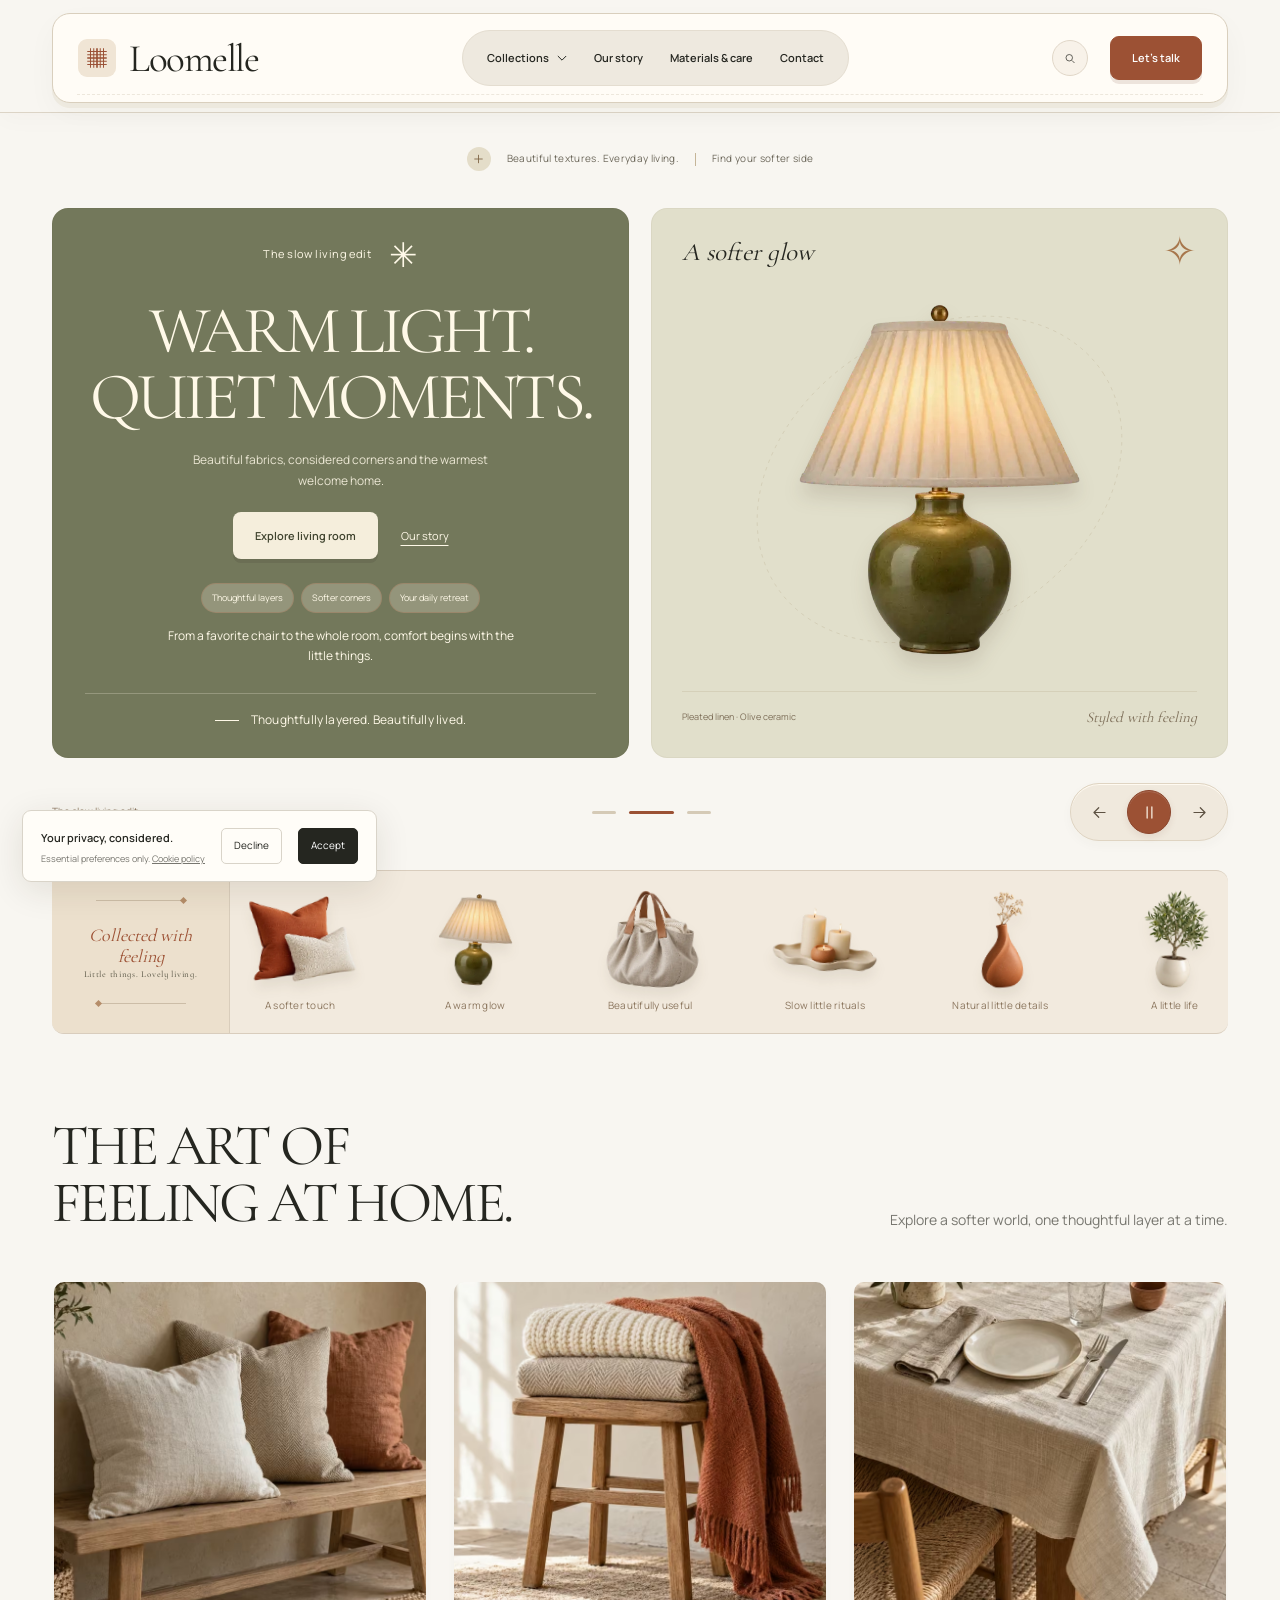
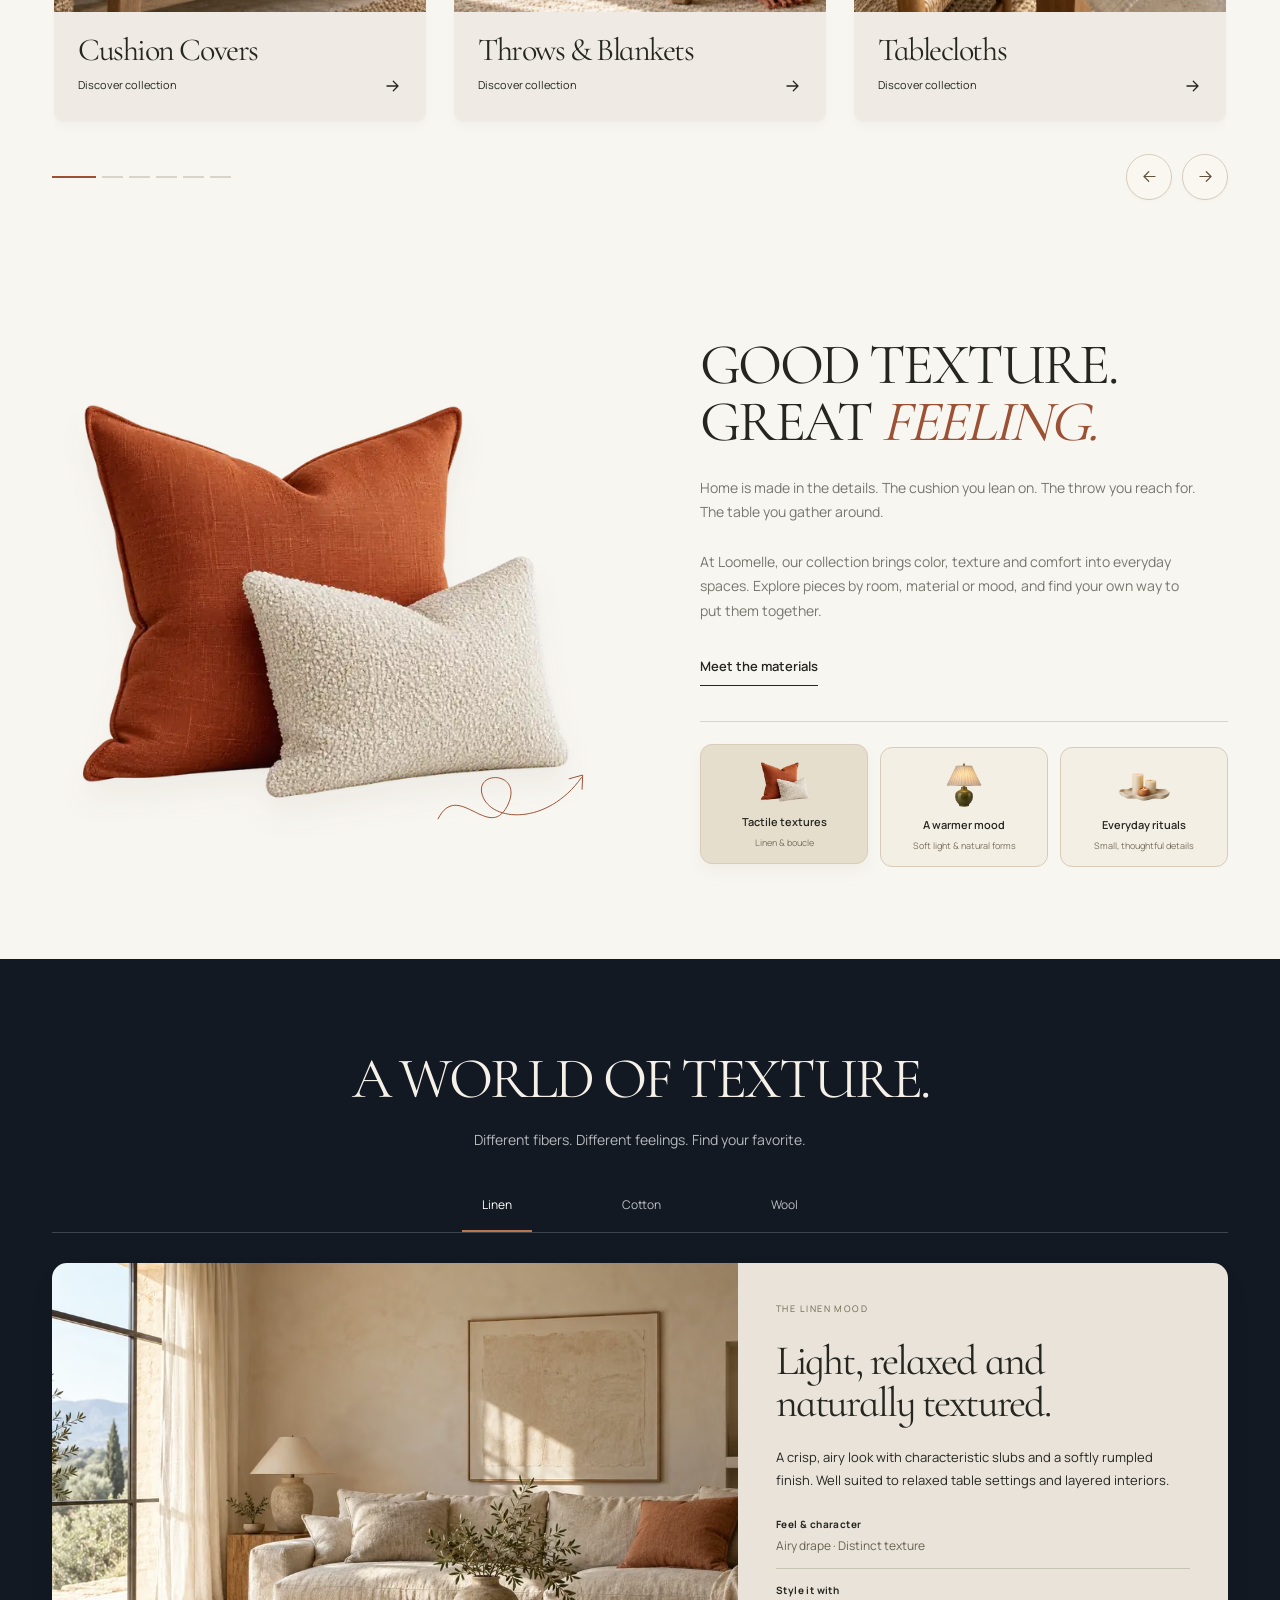
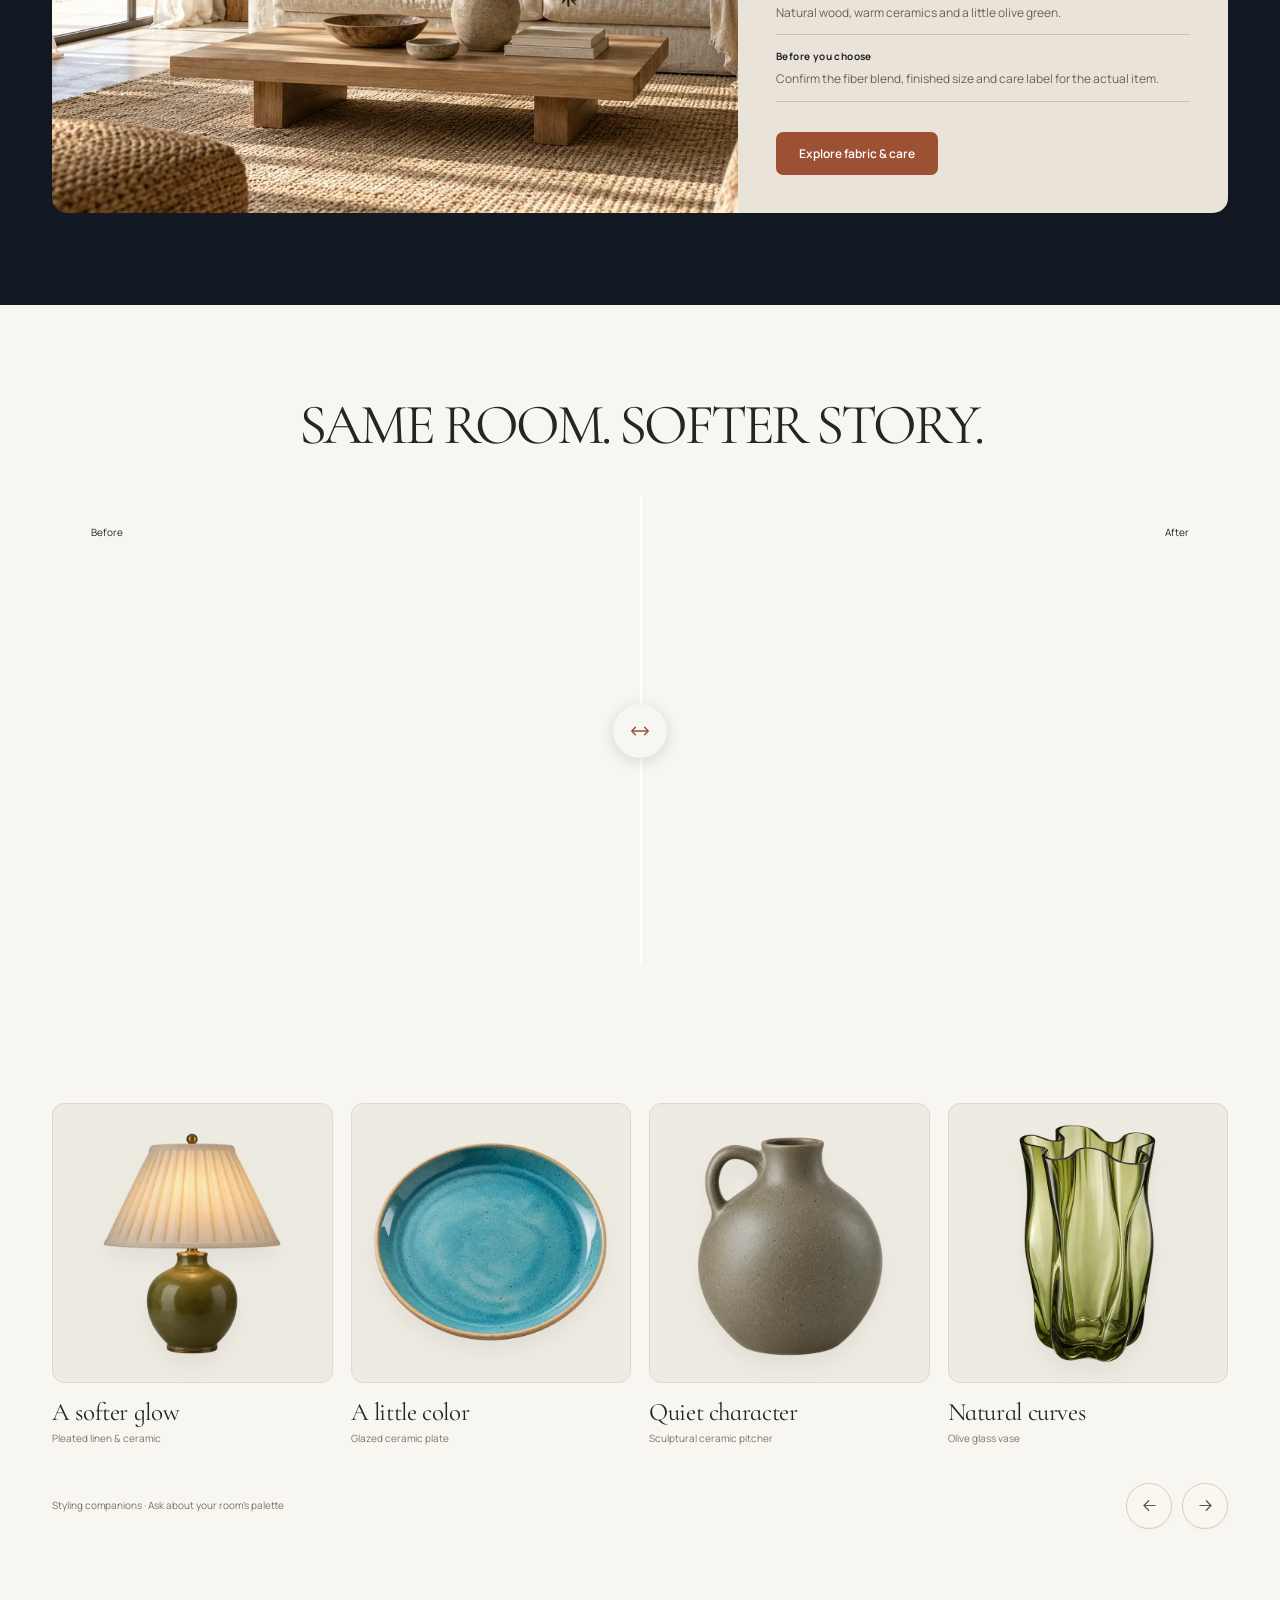
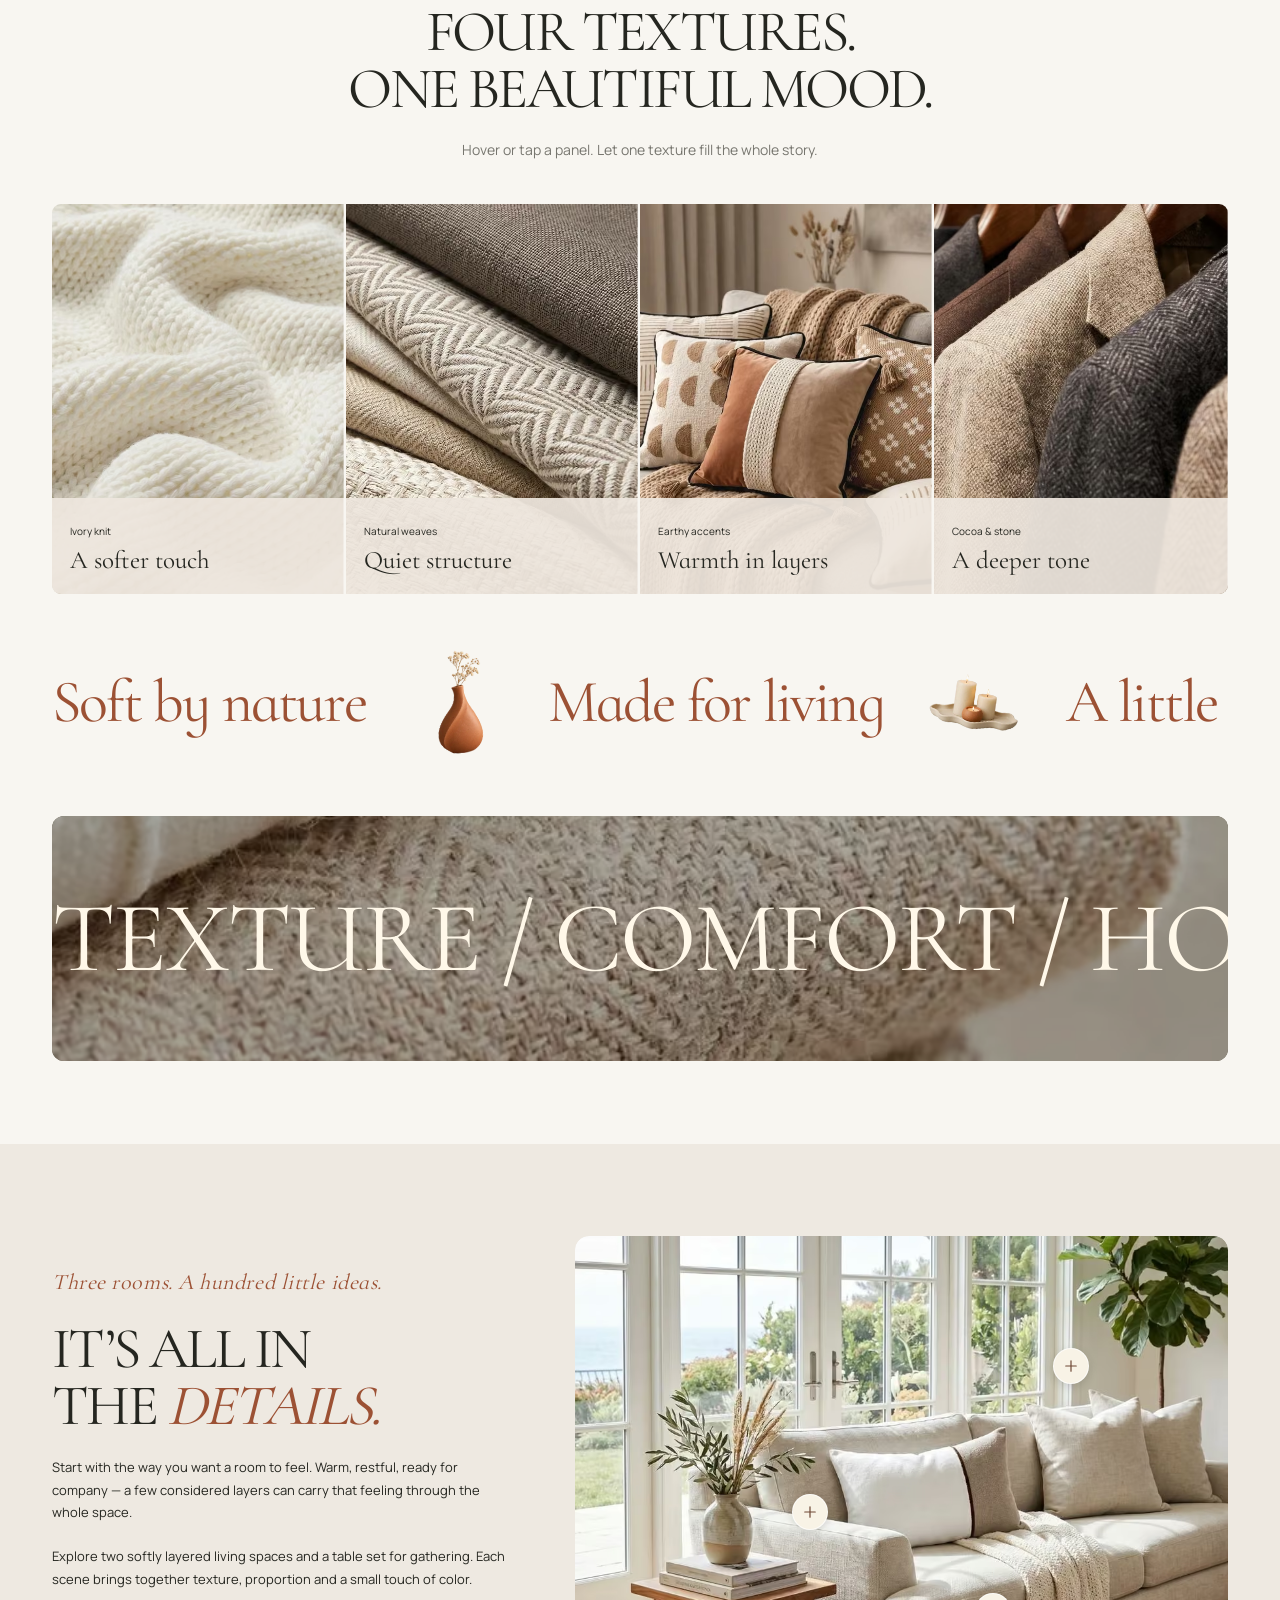
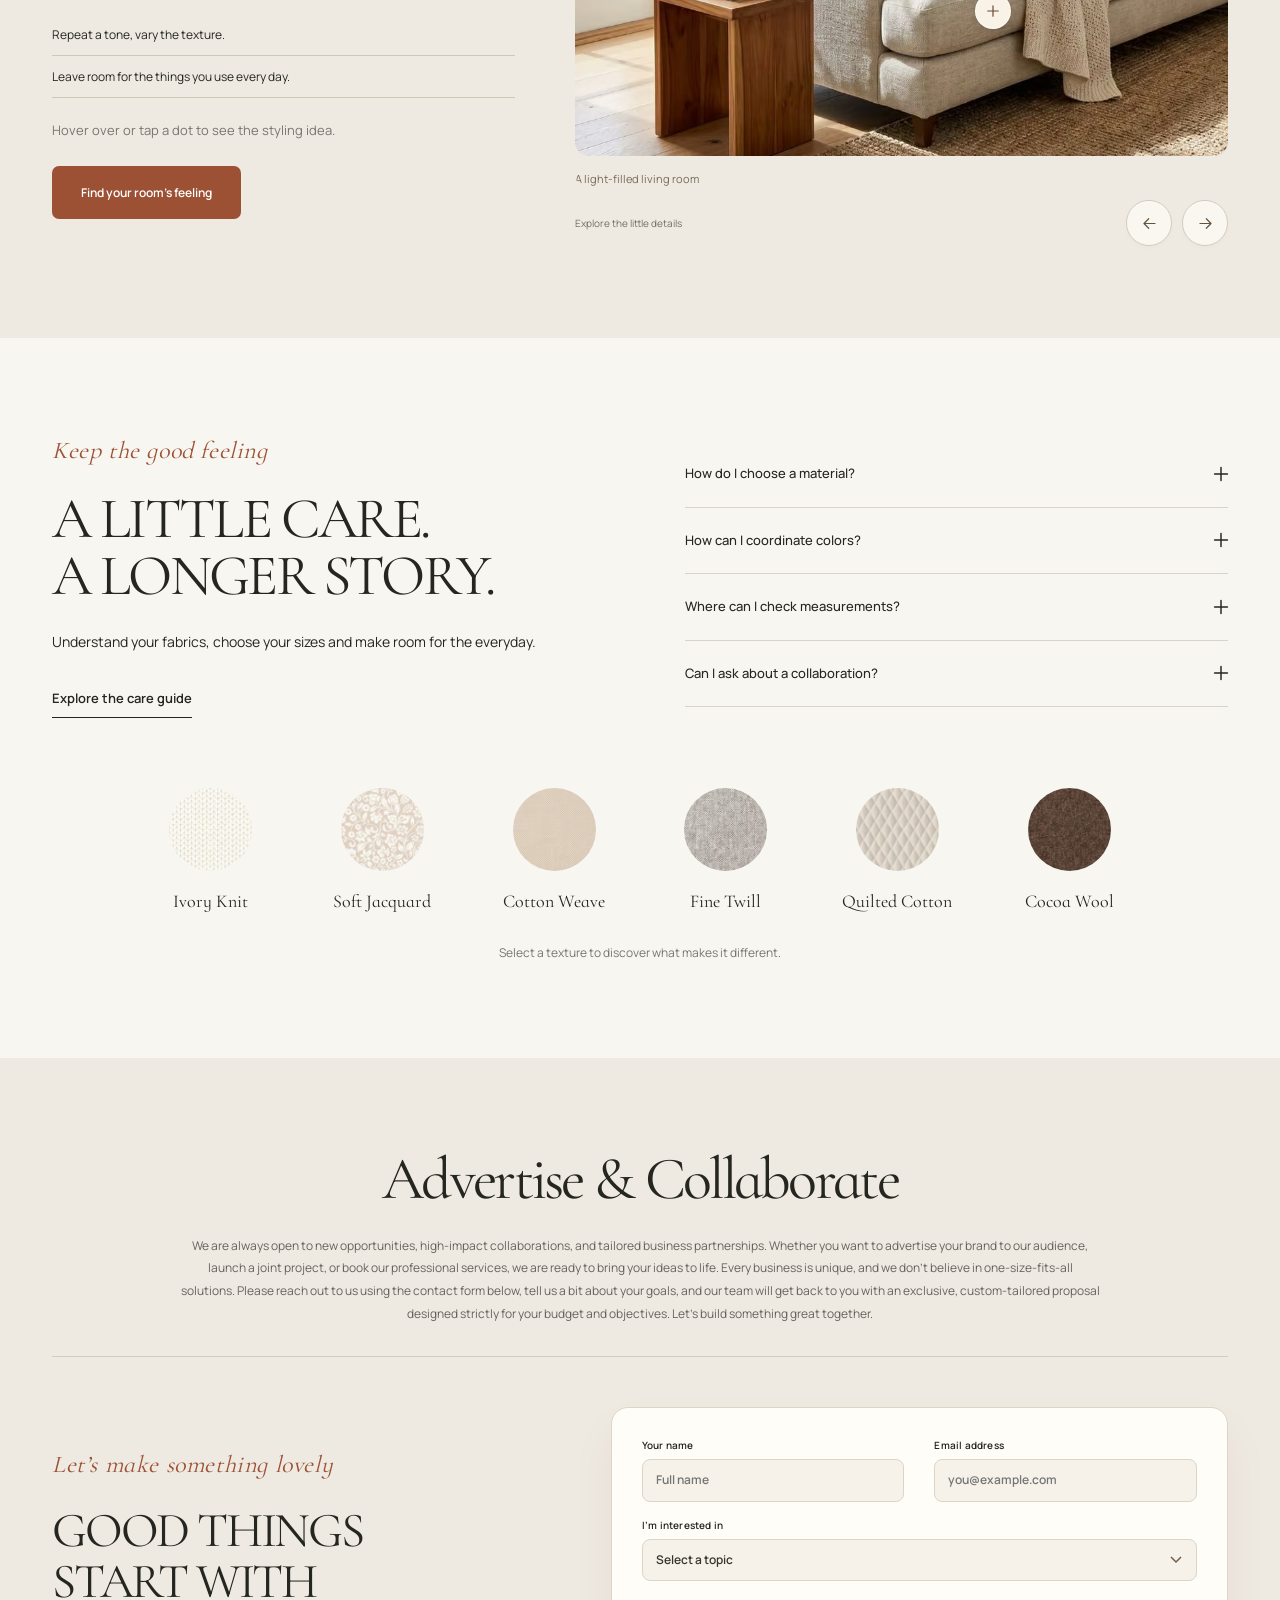
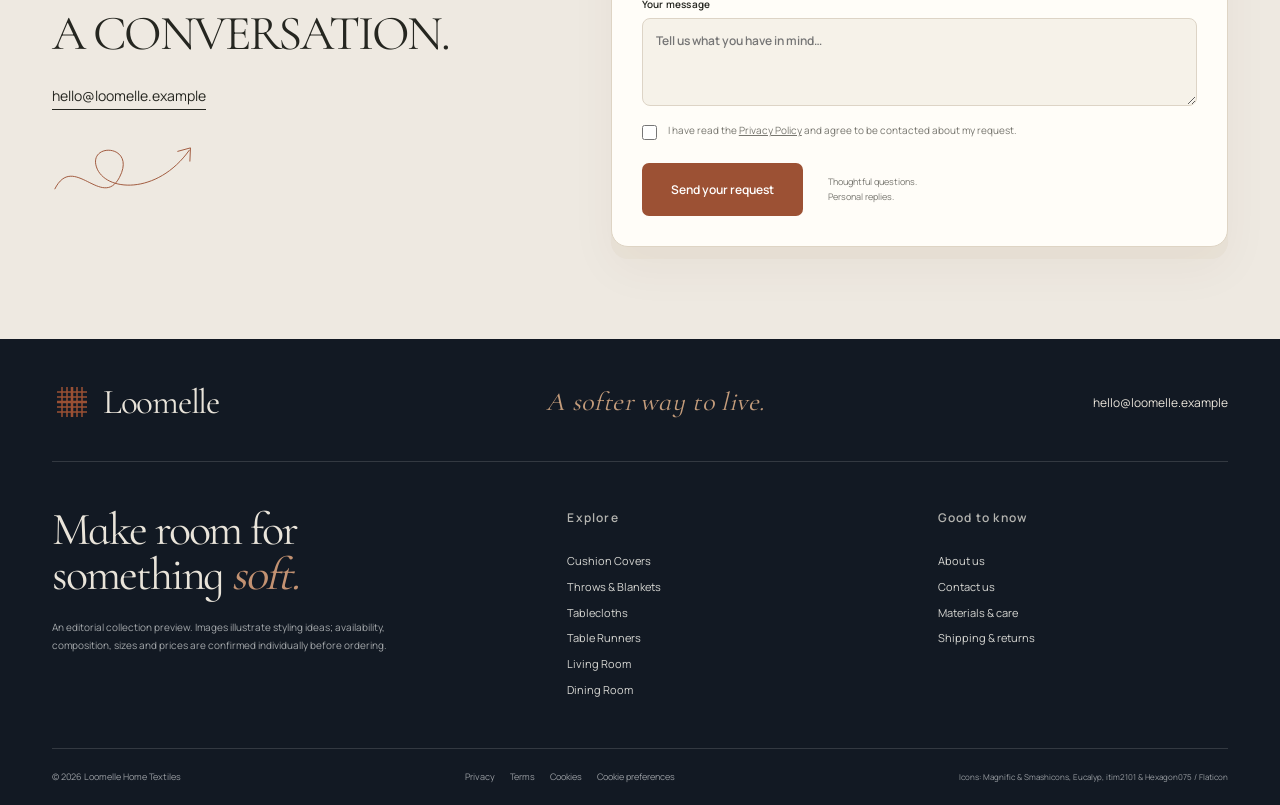
<file: index.html>
<!doctype html><html lang="en"><head><meta charset="utf-8"><meta name="viewport" content="width=device-width,initial-scale=1"><title>Loomelle | Home Textiles</title><meta name="description" content="Explore home textiles, beautifully considered colors and materials. Discover cushion covers, throws, blankets and table linens."><meta name="theme-color" content="#f6f3ed"><link rel="icon" href="assets/logo.svg"><link rel="stylesheet" href="assets/fonts.css"><link rel="stylesheet" href="assets/swiper.min.css"><link rel="stylesheet" href="style.css"><script src="config/config.js"></script><script defer src="assets/swiper.min.js"></script><script defer src="enhance.js"></script><script defer src="app.js"></script></head><body><a class="skip" href="#main">Skip to content</a><div id="page-thread" aria-hidden="true"><span></span></div><header id="header"></header><main id="main"></main><footer id="footer"></footer><div id="consent"></div><dialog id="search-dialog" aria-labelledby="search-title"><button class="dialog-close" aria-label="Close search">×</button><h2 id="search-title">Find your texture.</h2><label class="sr-only" for="search-input">Search collections, materials and pages</label><input id="search-input" type="search" placeholder="Try linen, cushions, care…" autocomplete="off"><div id="search-results" aria-live="polite"></div></dialog><dialog id="product-dialog" aria-label="Collection details"><button class="dialog-close" aria-label="Close details">×</button><div id="product-body"></div></dialog><noscript>Please enable JavaScript to explore the collections and use the contact form.</noscript></body></html>
</file>
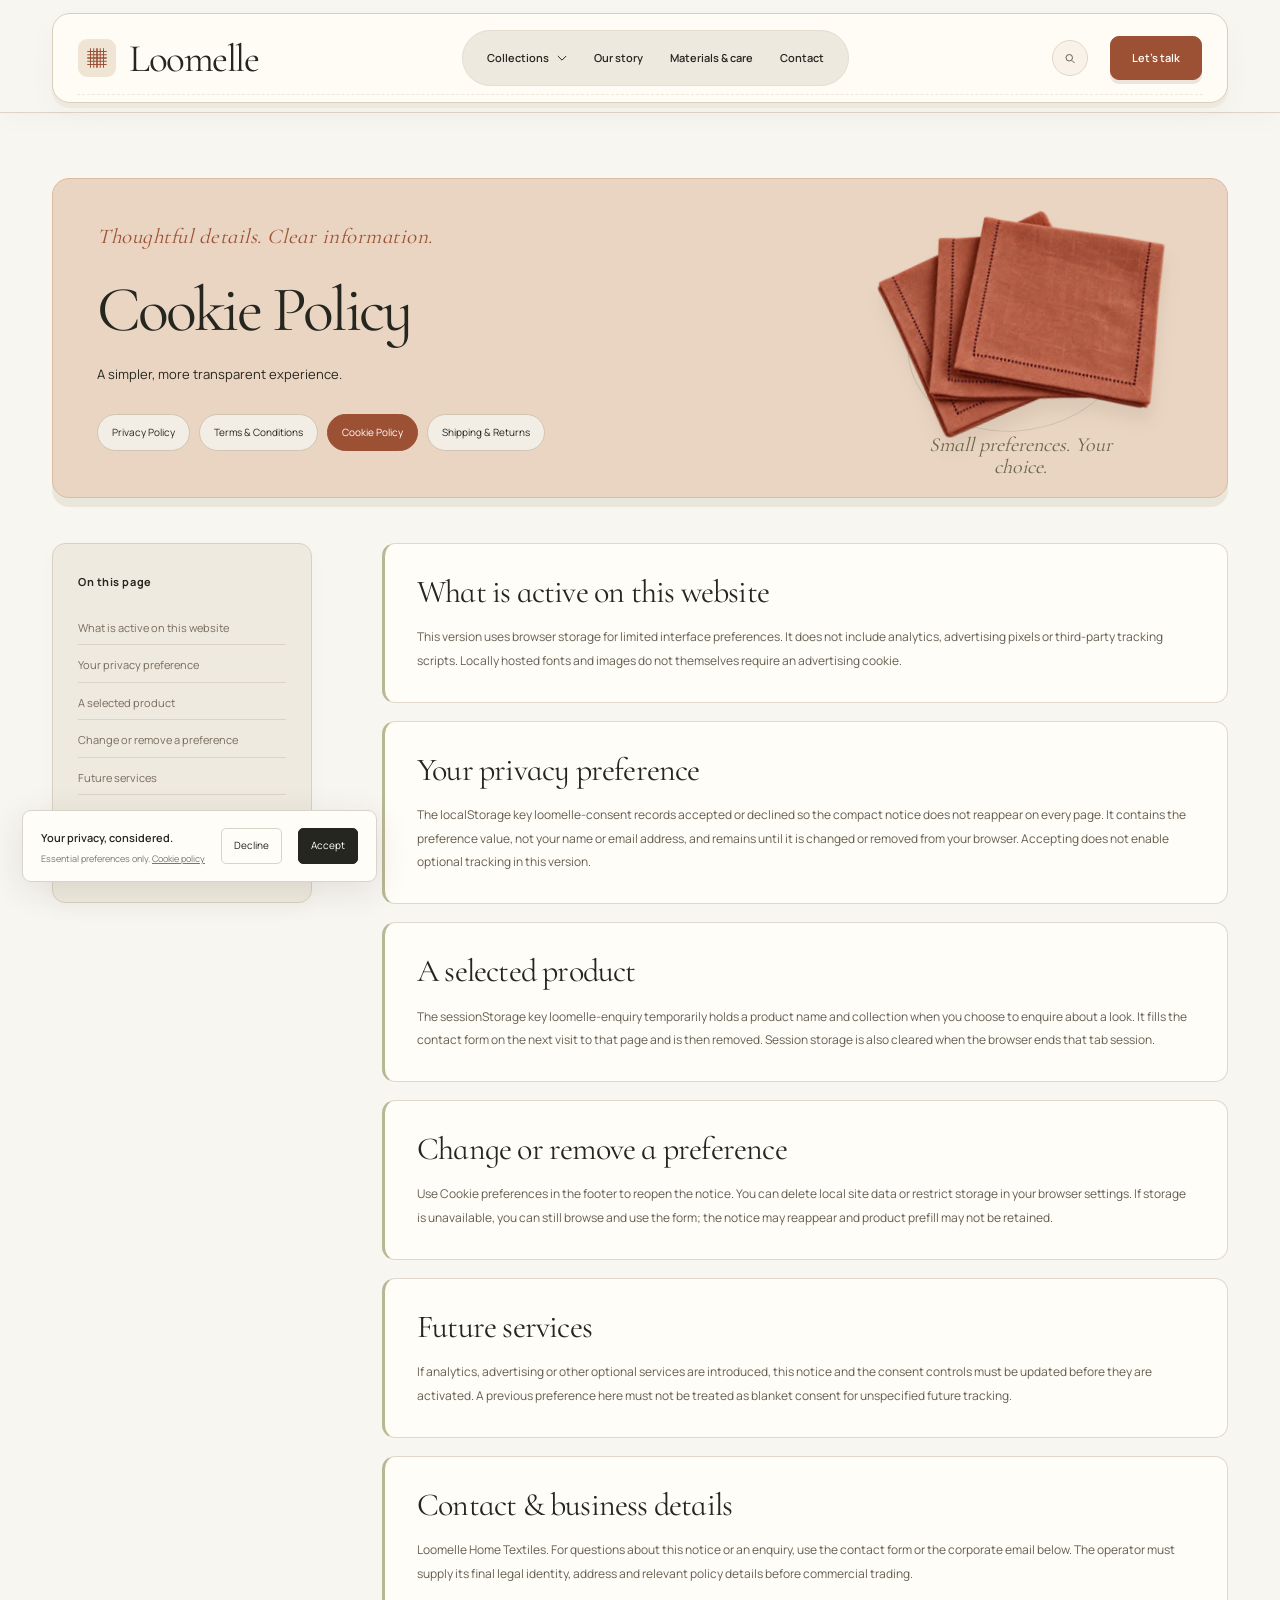
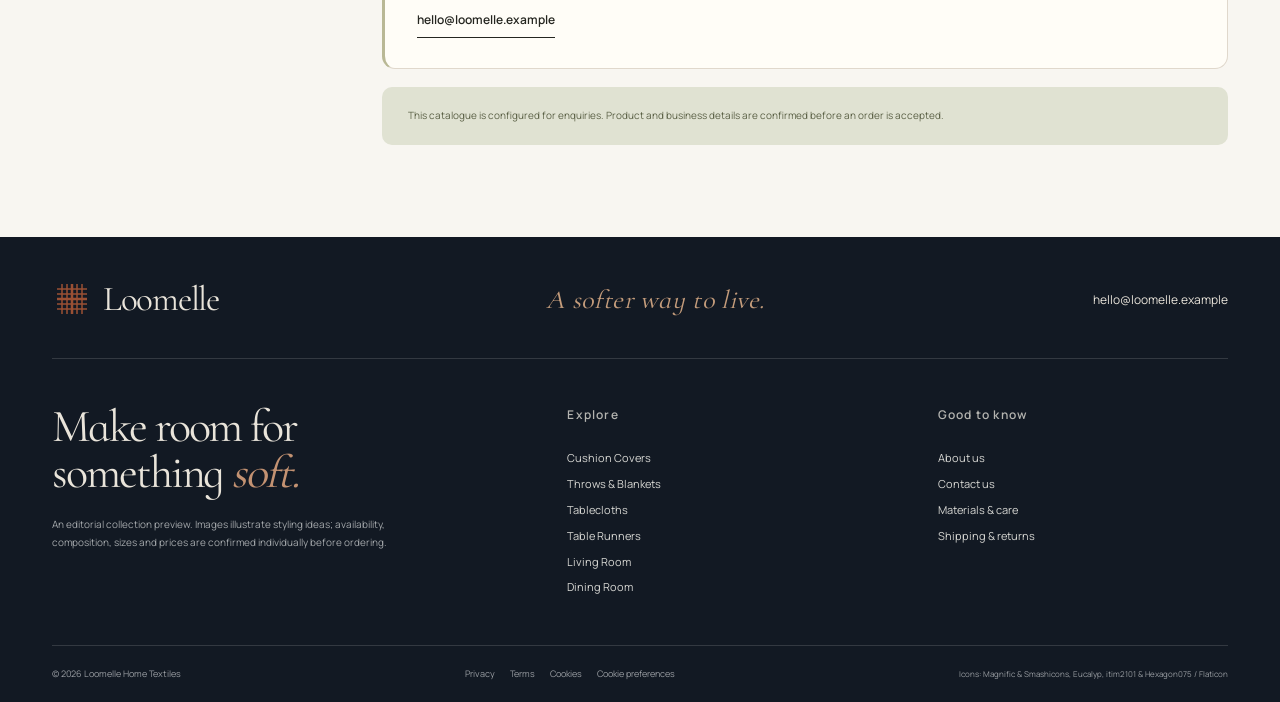
<file: cookies.html>
<!doctype html><html lang="en"><head><meta charset="utf-8"><meta name="viewport" content="width=device-width,initial-scale=1"><title>Cookie Policy | Loomelle</title><meta name="description" content="Explore home textiles, beautifully considered colors and materials. Discover cushion covers, throws, blankets and table linens."><meta name="theme-color" content="#f6f3ed"><link rel="icon" href="assets/logo.svg"><link rel="stylesheet" href="assets/fonts.css"><link rel="stylesheet" href="assets/swiper.min.css"><link rel="stylesheet" href="style.css"><script src="config/config.js"></script><script defer src="assets/swiper.min.js"></script><script defer src="enhance.js"></script><script defer src="app.js"></script></head><body><a class="skip" href="#main">Skip to content</a><div id="page-thread" aria-hidden="true"><span></span></div><header id="header"></header><main id="main"></main><footer id="footer"></footer><div id="consent"></div><dialog id="search-dialog" aria-labelledby="search-title"><button class="dialog-close" aria-label="Close search">×</button><h2 id="search-title">Find your texture.</h2><label class="sr-only" for="search-input">Search collections, materials and pages</label><input id="search-input" type="search" placeholder="Try linen, cushions, care…" autocomplete="off"><div id="search-results" aria-live="polite"></div></dialog><dialog id="product-dialog" aria-label="Collection details"><button class="dialog-close" aria-label="Close details">×</button><div id="product-body"></div></dialog><noscript>Please enable JavaScript to explore the collections and use the contact form.</noscript></body></html>
</file>
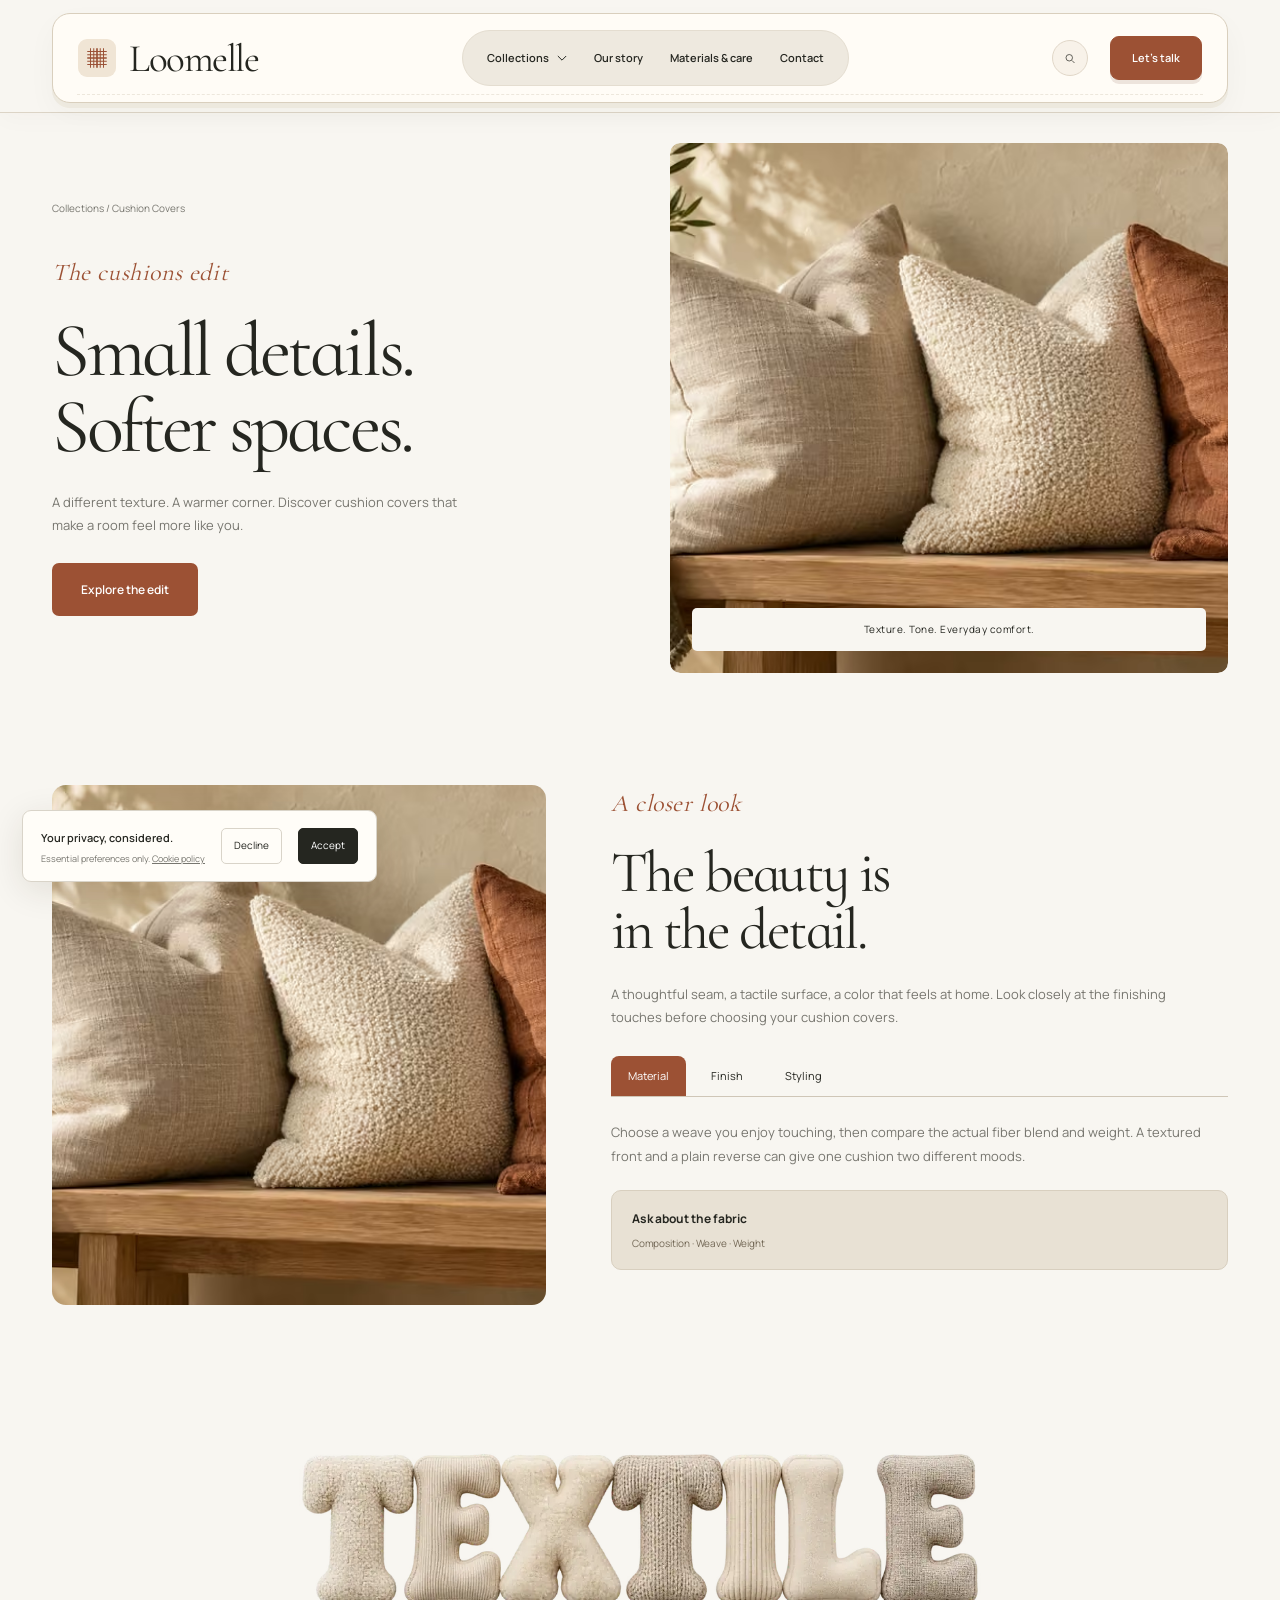
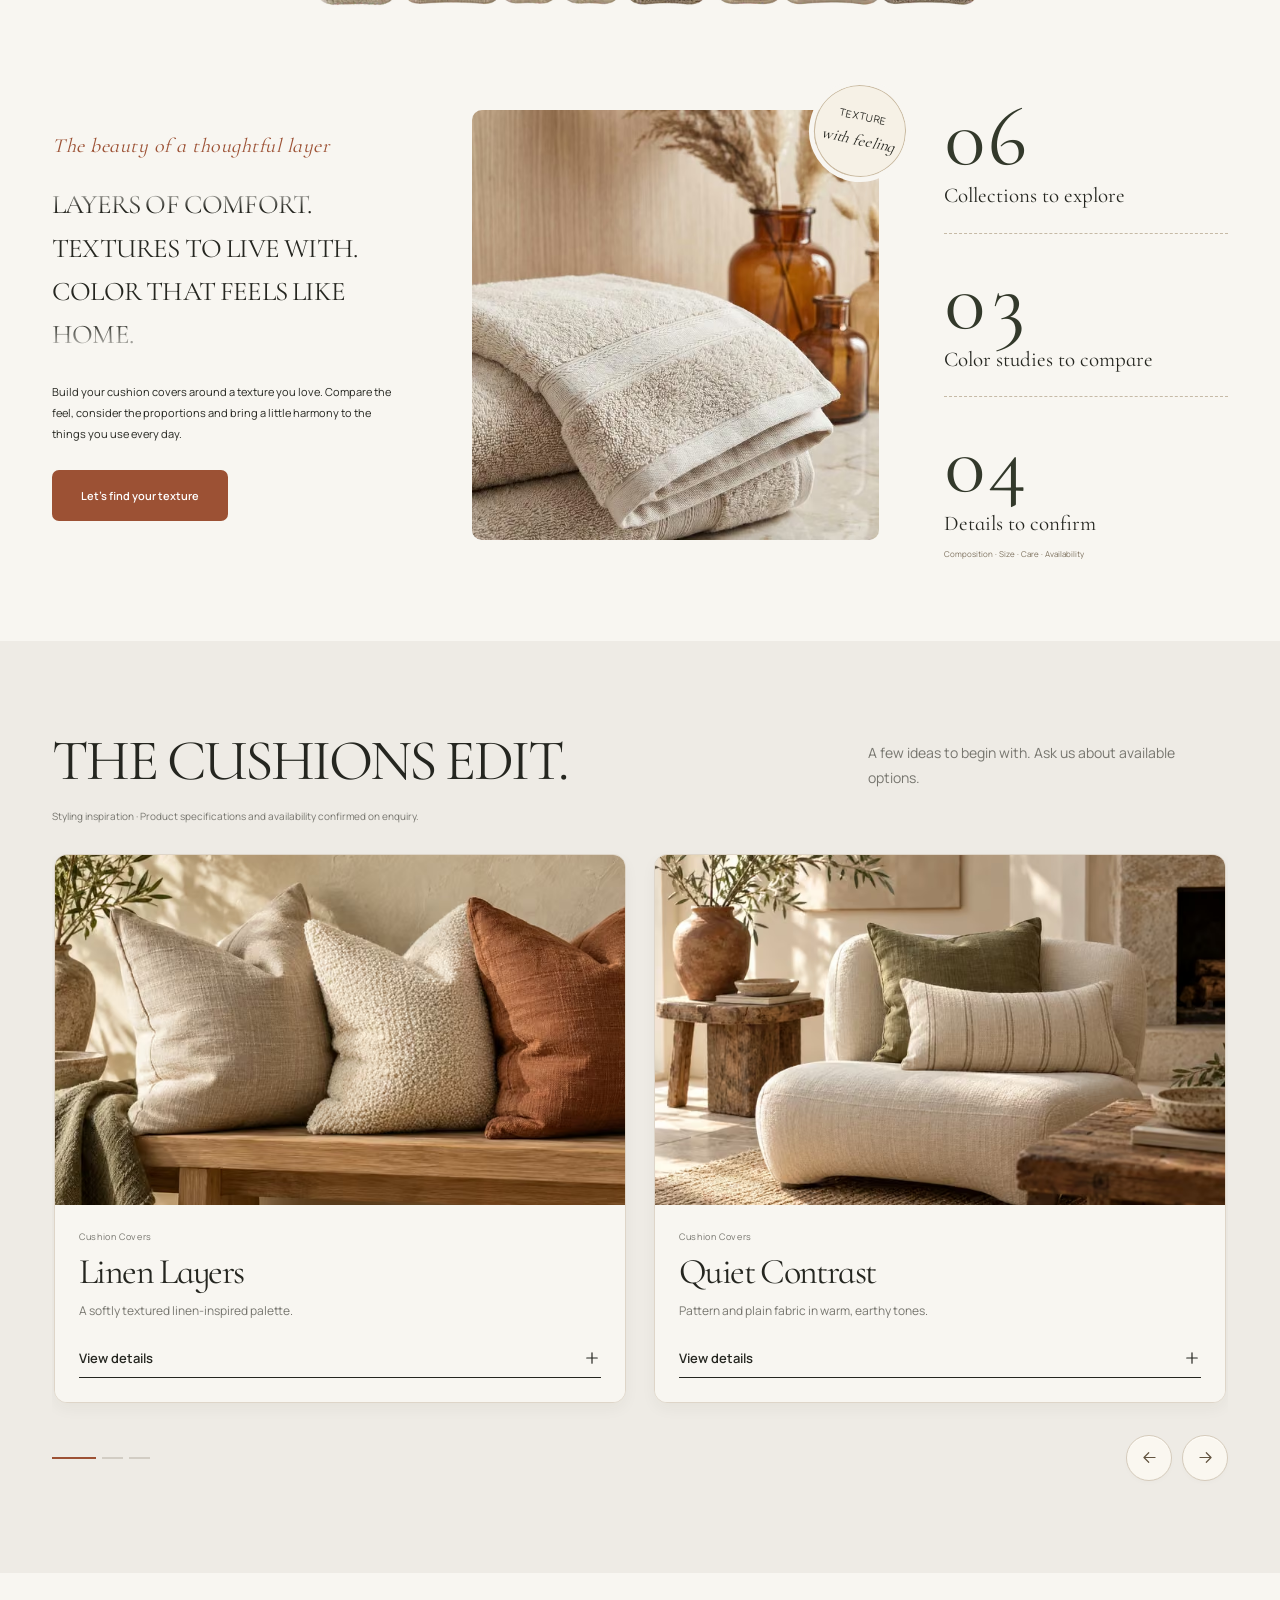
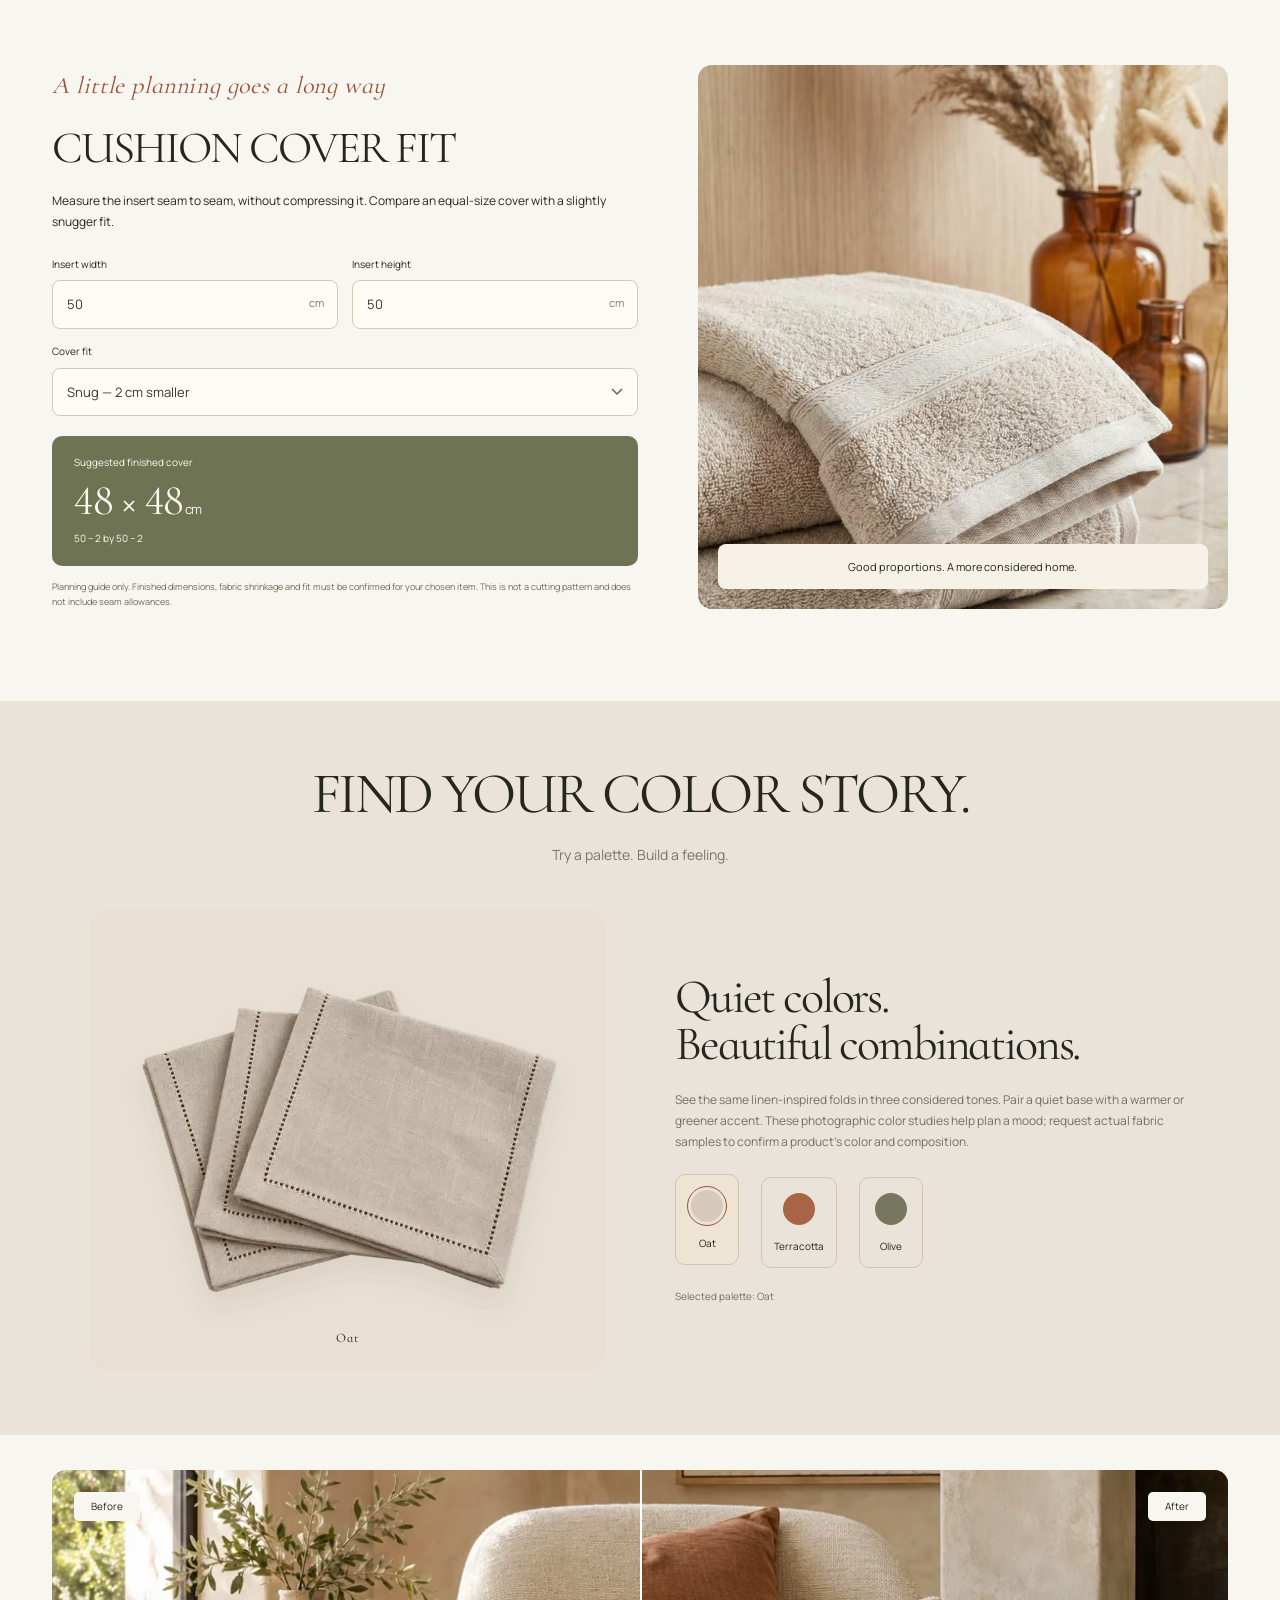
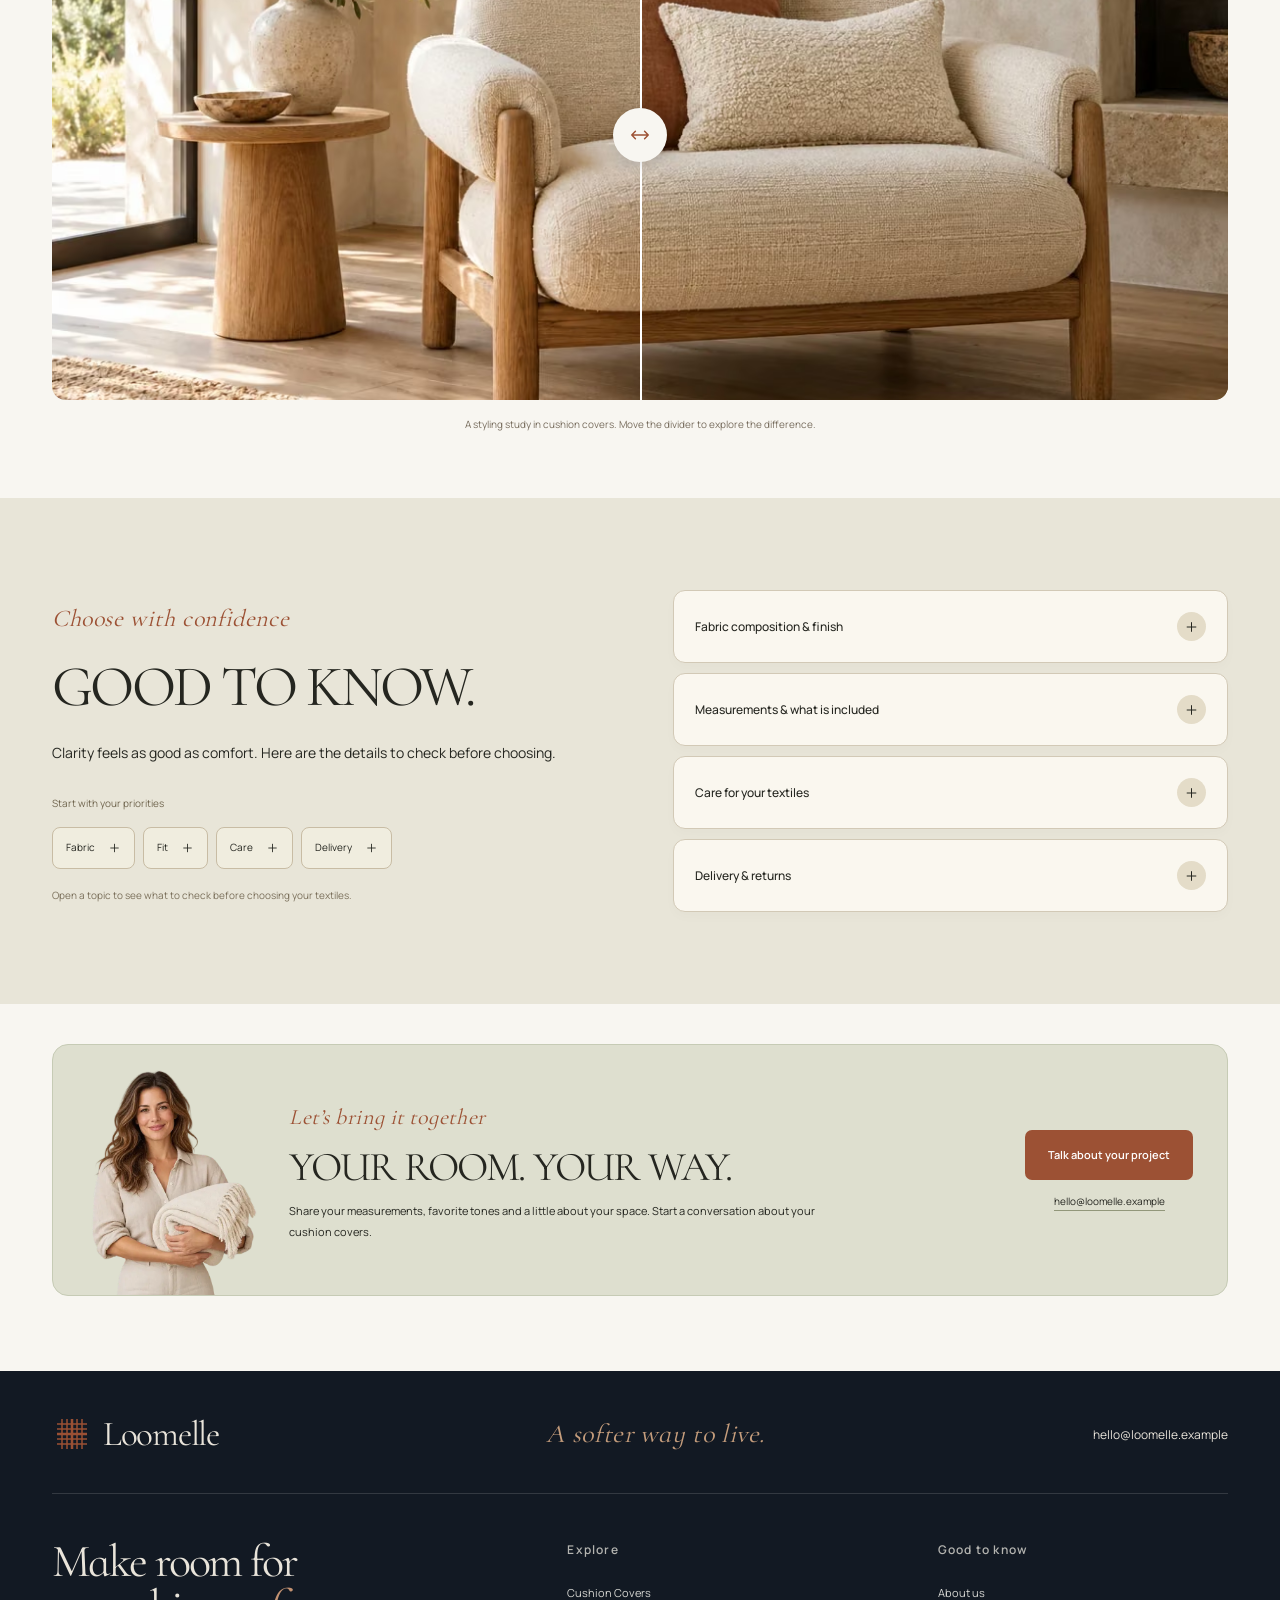
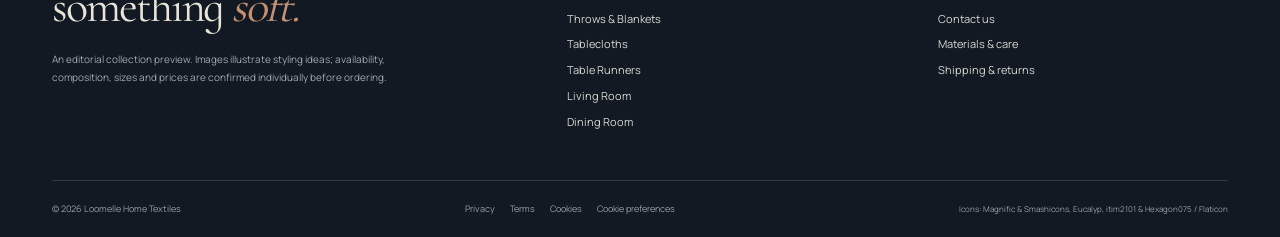
<file: cushion-covers.html>
<!doctype html><html lang="en"><head><meta charset="utf-8"><meta name="viewport" content="width=device-width,initial-scale=1"><title>Cushion Covers | Loomelle</title><meta name="description" content="Explore home textiles, beautifully considered colors and materials. Discover cushion covers, throws, blankets and table linens."><meta name="theme-color" content="#f6f3ed"><link rel="icon" href="assets/logo.svg"><link rel="stylesheet" href="assets/fonts.css"><link rel="stylesheet" href="assets/swiper.min.css"><link rel="stylesheet" href="style.css"><script src="config/config.js"></script><script defer src="assets/swiper.min.js"></script><script defer src="enhance.js"></script><script defer src="app.js"></script></head><body><a class="skip" href="#main">Skip to content</a><div id="page-thread" aria-hidden="true"><span></span></div><header id="header"></header><main id="main"></main><footer id="footer"></footer><div id="consent"></div><dialog id="search-dialog" aria-labelledby="search-title"><button class="dialog-close" aria-label="Close search">×</button><h2 id="search-title">Find your texture.</h2><label class="sr-only" for="search-input">Search collections, materials and pages</label><input id="search-input" type="search" placeholder="Try linen, cushions, care…" autocomplete="off"><div id="search-results" aria-live="polite"></div></dialog><dialog id="product-dialog" aria-label="Collection details"><button class="dialog-close" aria-label="Close details">×</button><div id="product-body"></div></dialog><noscript>Please enable JavaScript to explore the collections and use the contact form.</noscript></body></html>
</file>
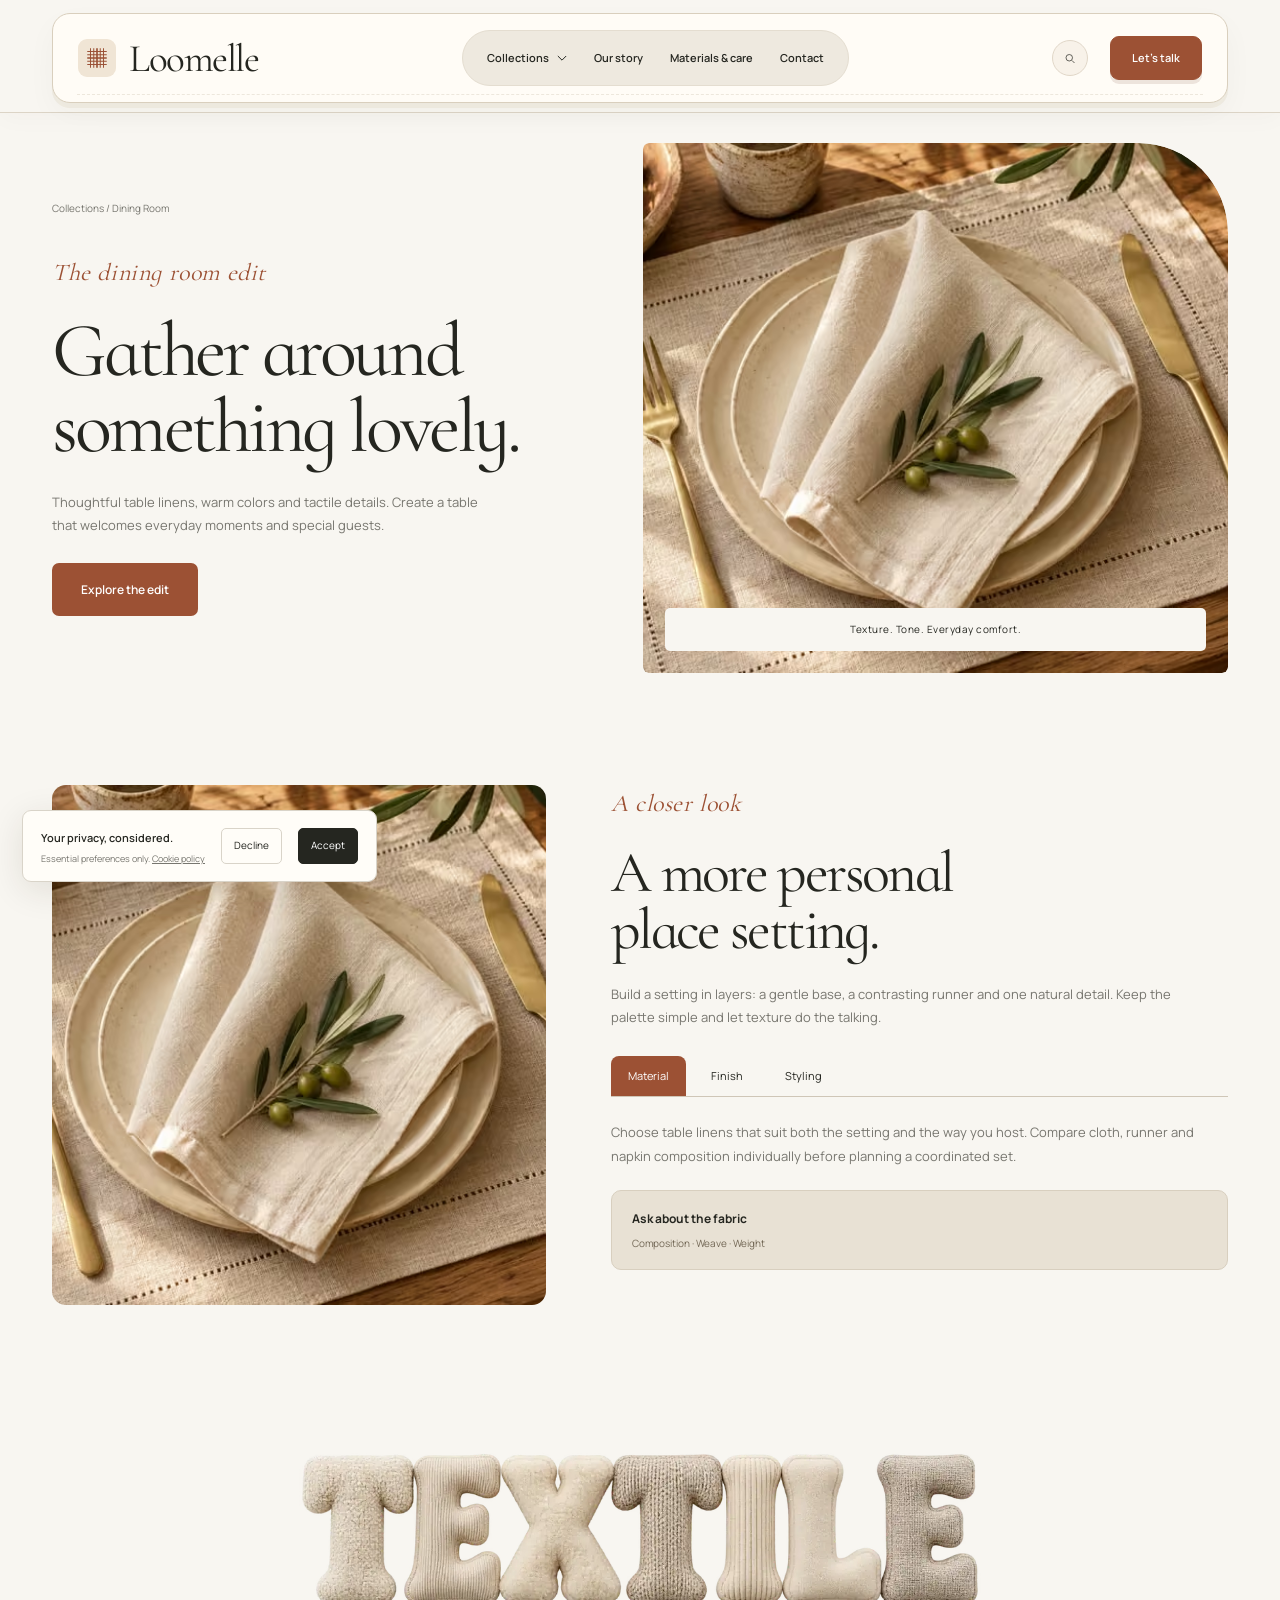
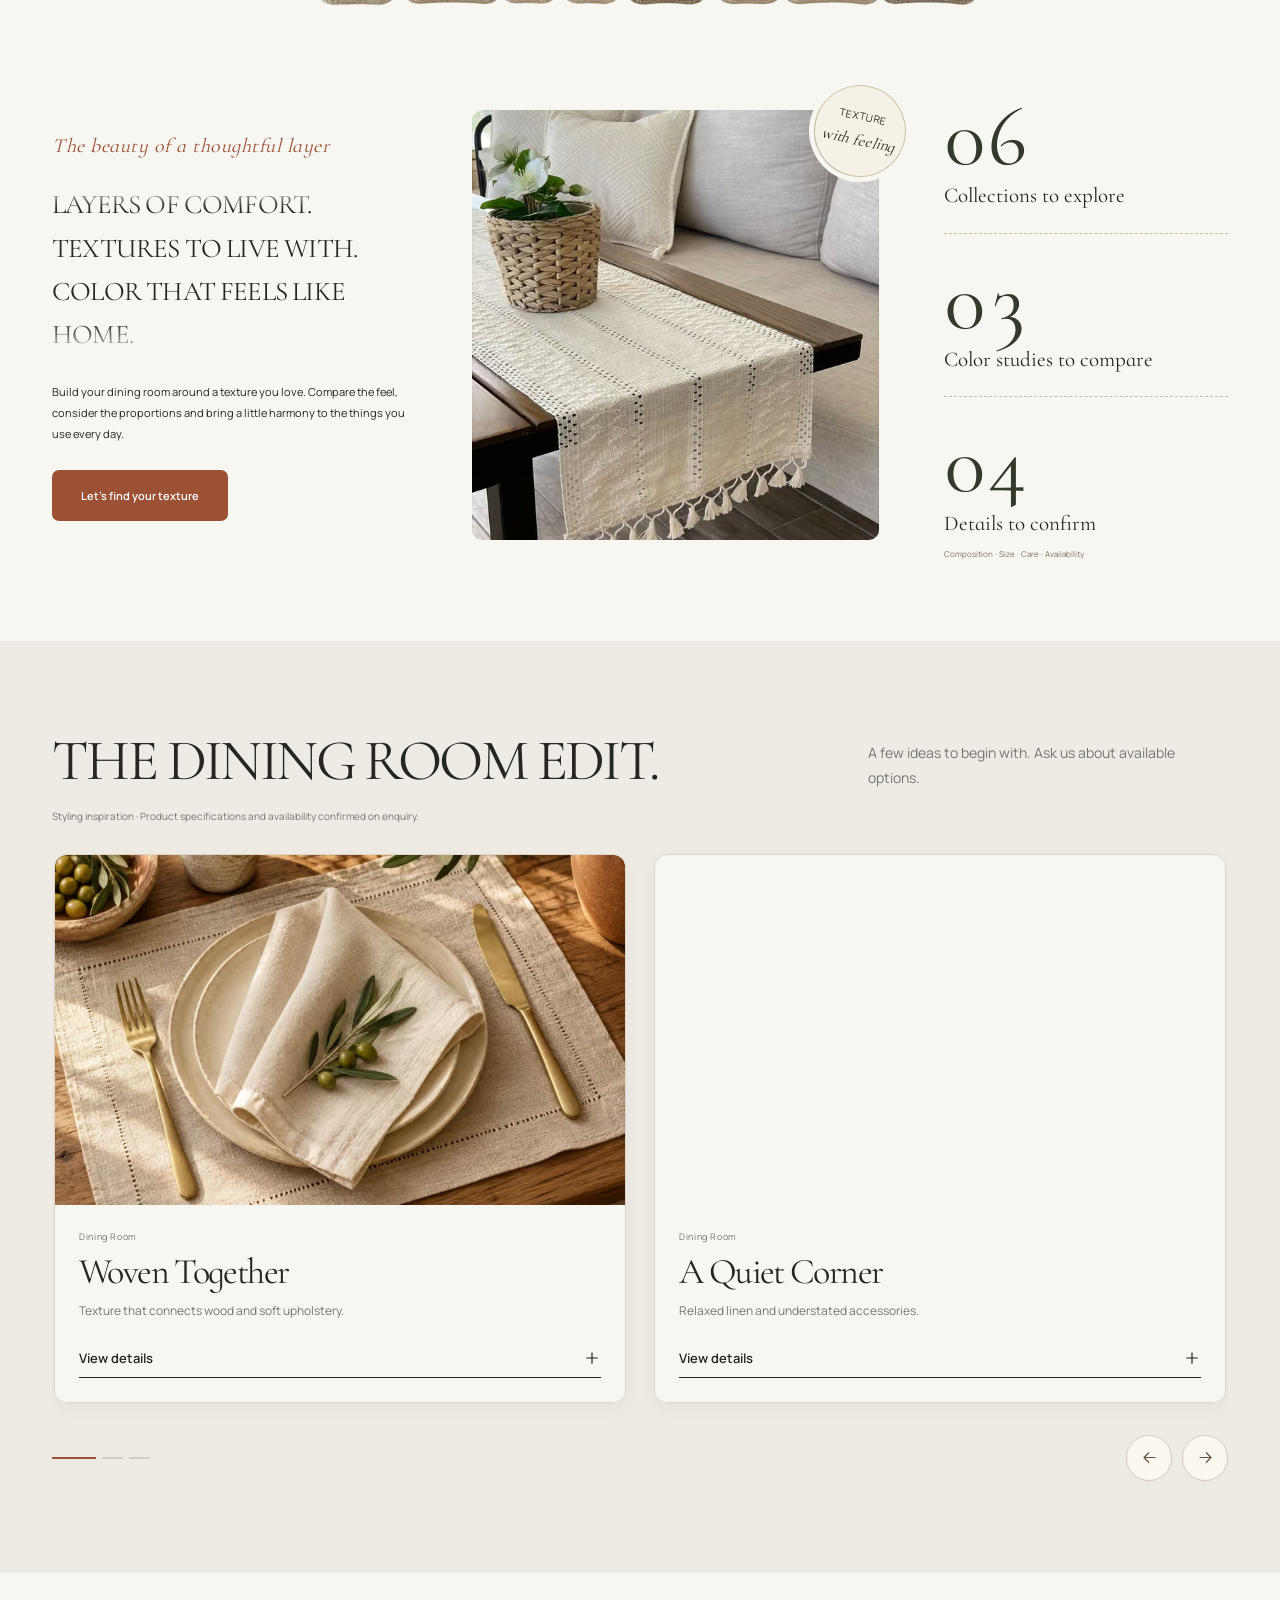
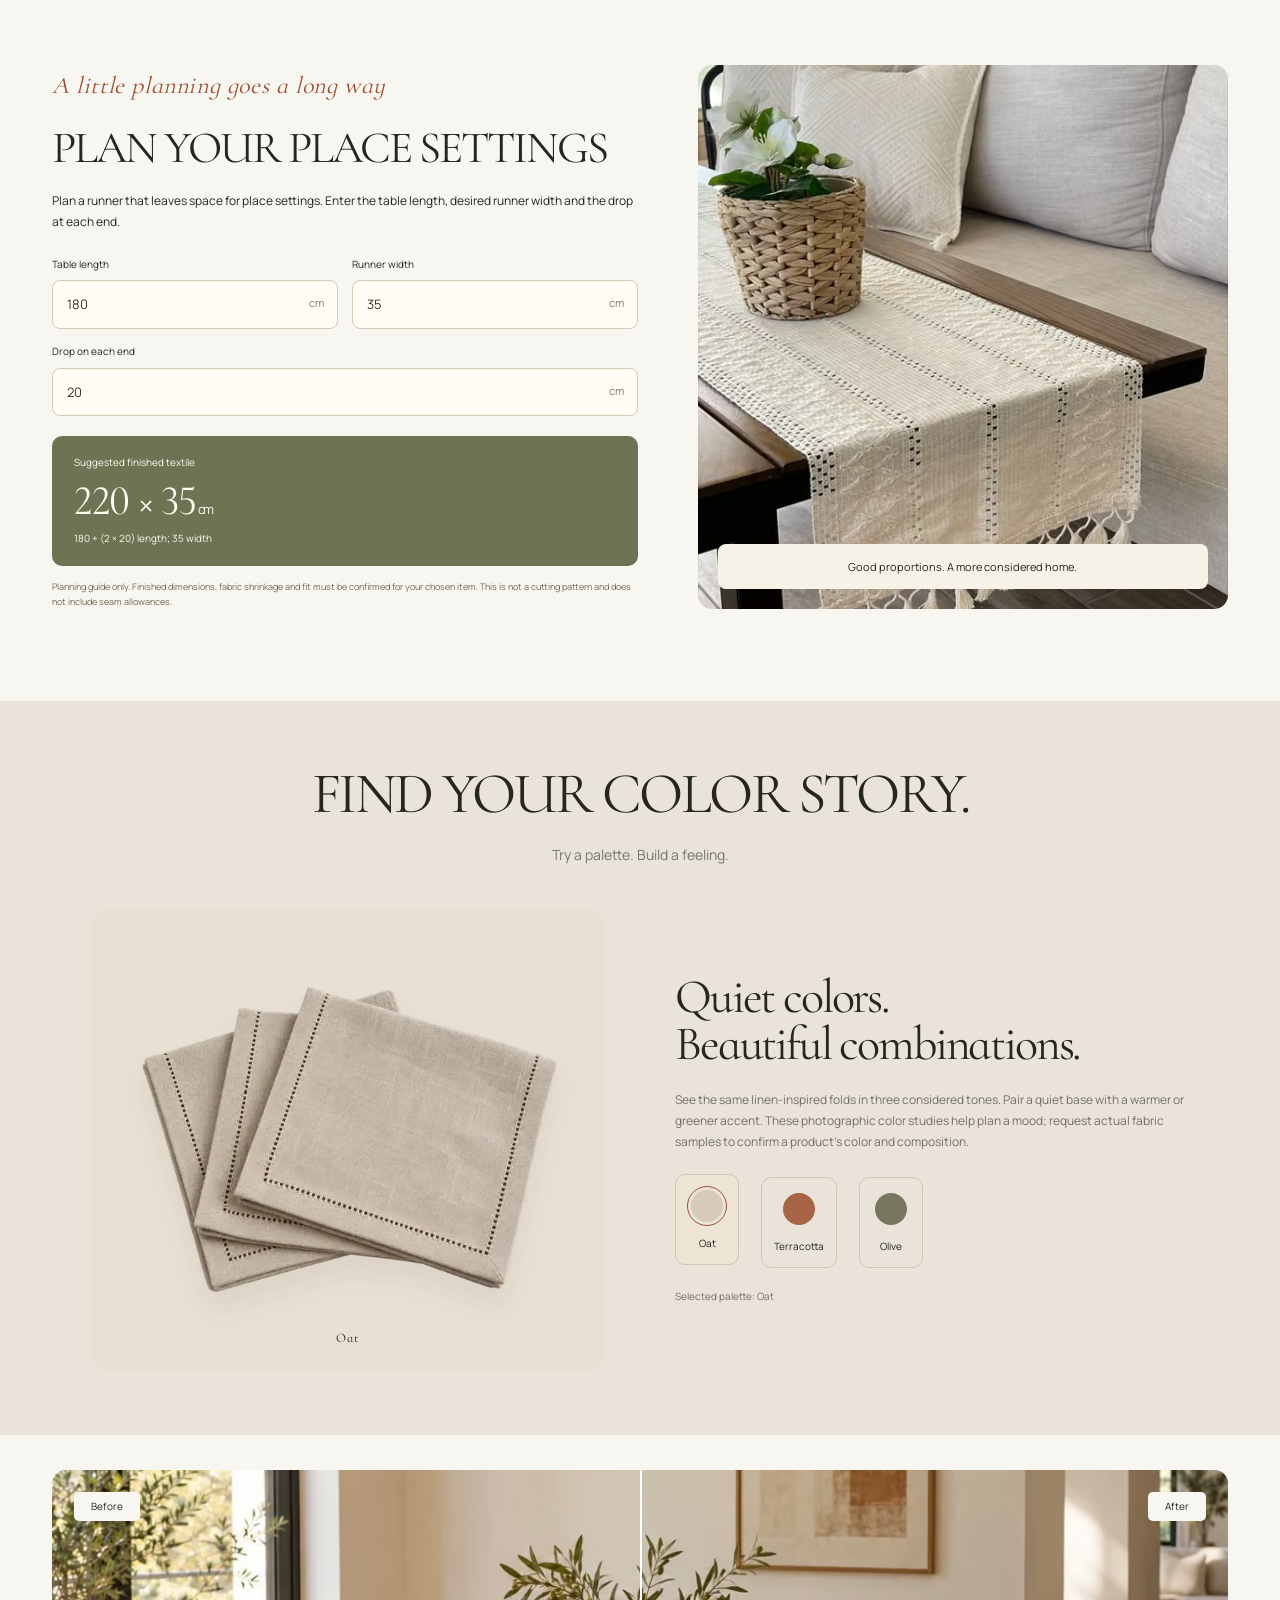
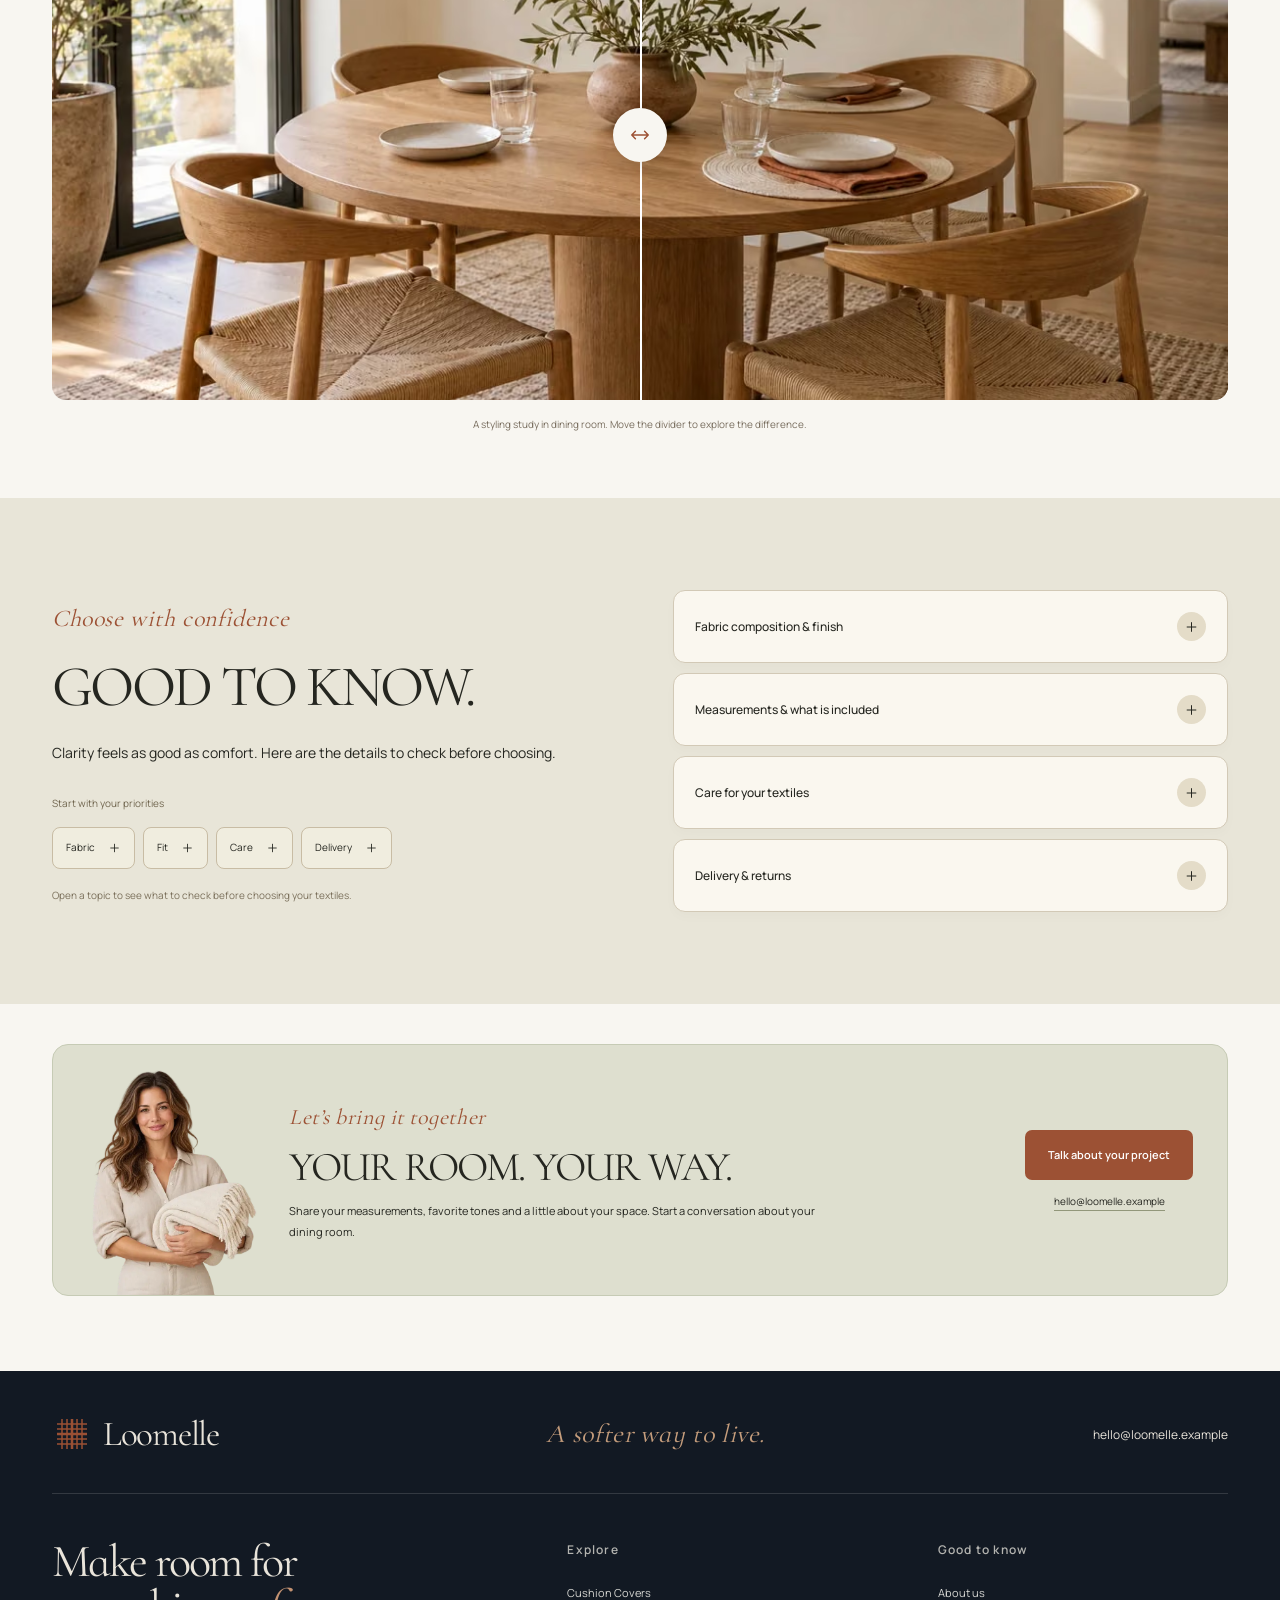
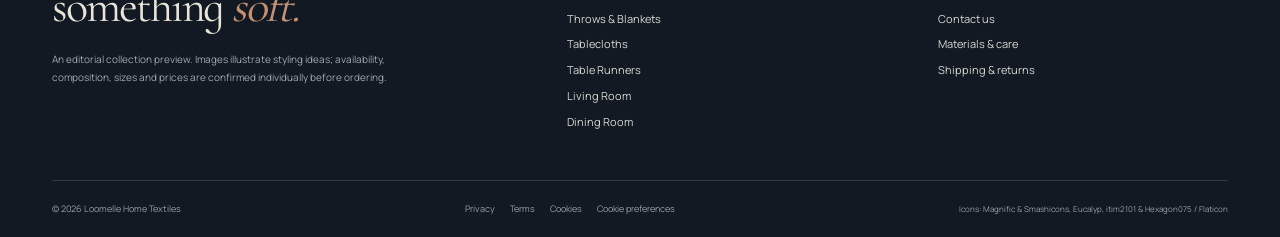
<file: dining-room.html>
<!doctype html><html lang="en"><head><meta charset="utf-8"><meta name="viewport" content="width=device-width,initial-scale=1"><title>Dining Room | Loomelle</title><meta name="description" content="Explore home textiles, beautifully considered colors and materials. Discover cushion covers, throws, blankets and table linens."><meta name="theme-color" content="#f6f3ed"><link rel="icon" href="assets/logo.svg"><link rel="stylesheet" href="assets/fonts.css"><link rel="stylesheet" href="assets/swiper.min.css"><link rel="stylesheet" href="style.css"><script src="config/config.js"></script><script defer src="assets/swiper.min.js"></script><script defer src="enhance.js"></script><script defer src="app.js"></script></head><body><a class="skip" href="#main">Skip to content</a><div id="page-thread" aria-hidden="true"><span></span></div><header id="header"></header><main id="main"></main><footer id="footer"></footer><div id="consent"></div><dialog id="search-dialog" aria-labelledby="search-title"><button class="dialog-close" aria-label="Close search">×</button><h2 id="search-title">Find your texture.</h2><label class="sr-only" for="search-input">Search collections, materials and pages</label><input id="search-input" type="search" placeholder="Try linen, cushions, care…" autocomplete="off"><div id="search-results" aria-live="polite"></div></dialog><dialog id="product-dialog" aria-label="Collection details"><button class="dialog-close" aria-label="Close details">×</button><div id="product-body"></div></dialog><noscript>Please enable JavaScript to explore the collections and use the contact form.</noscript></body></html>
</file>
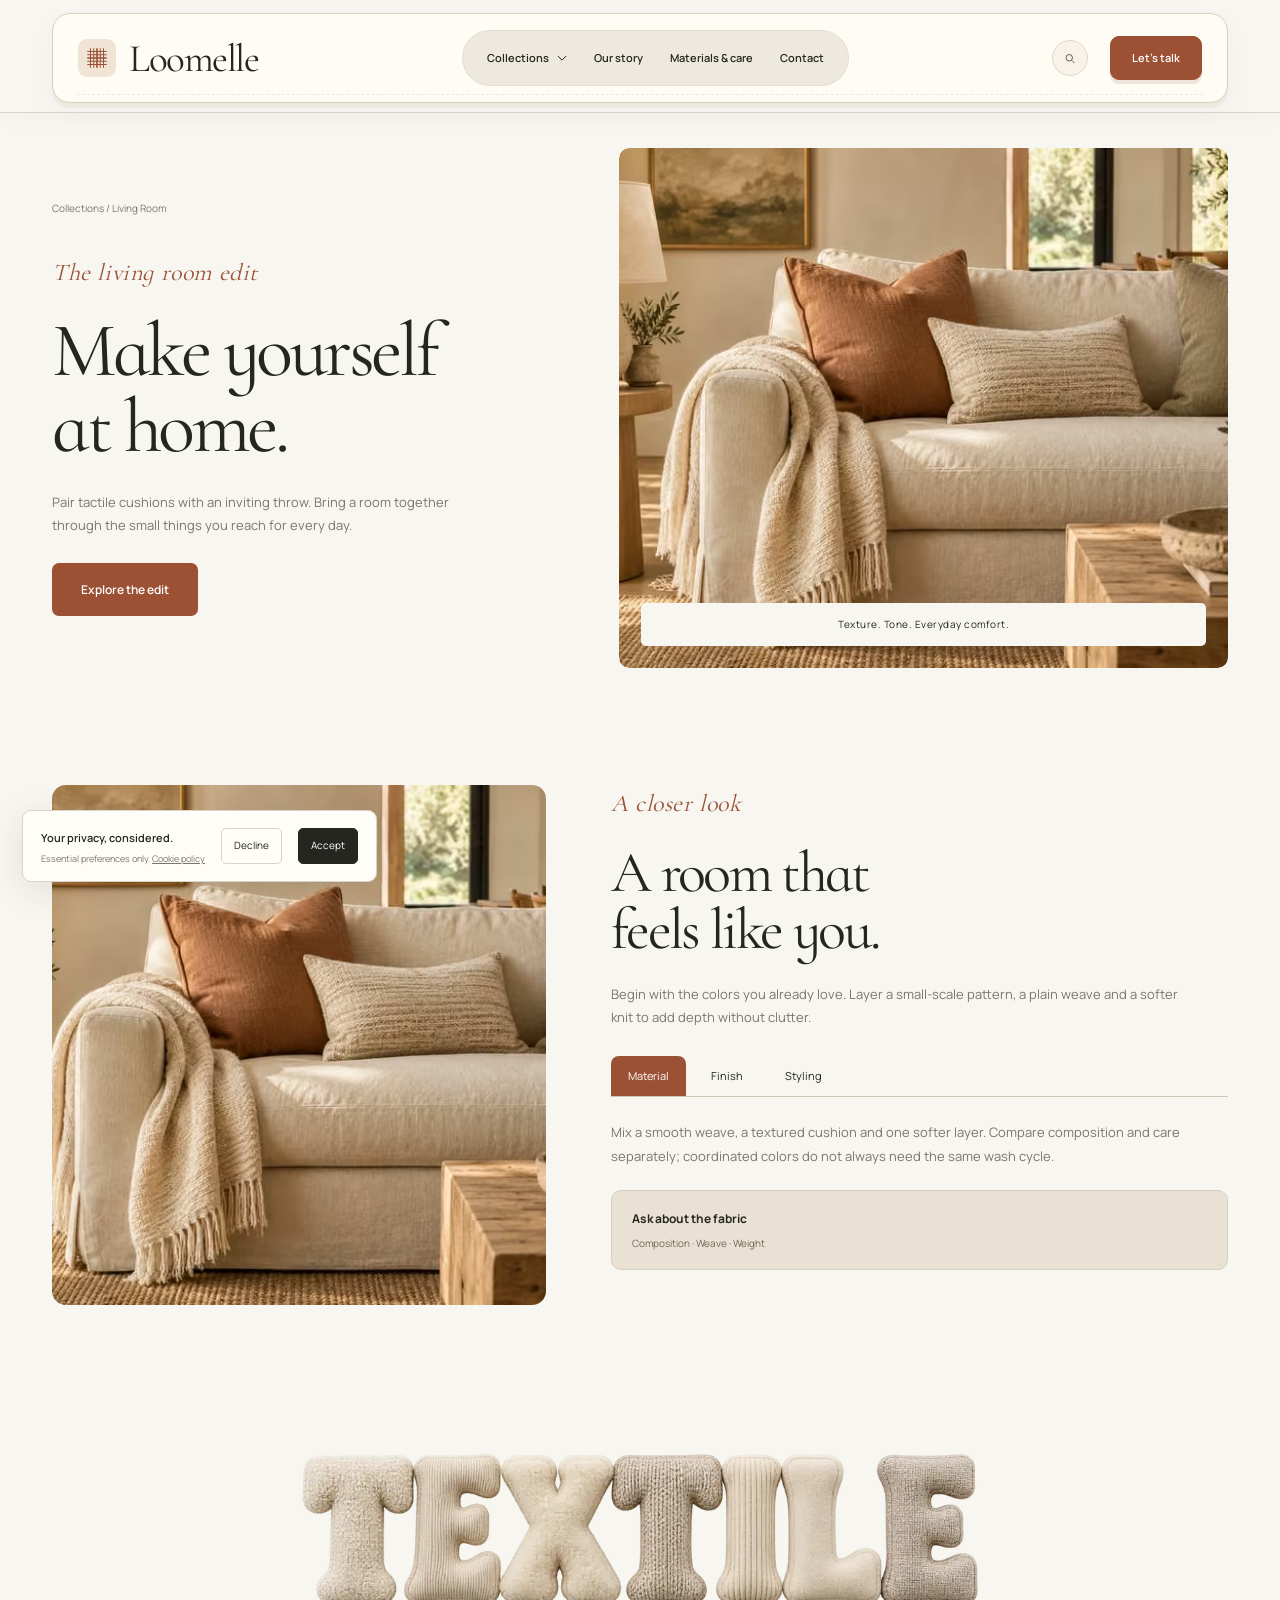
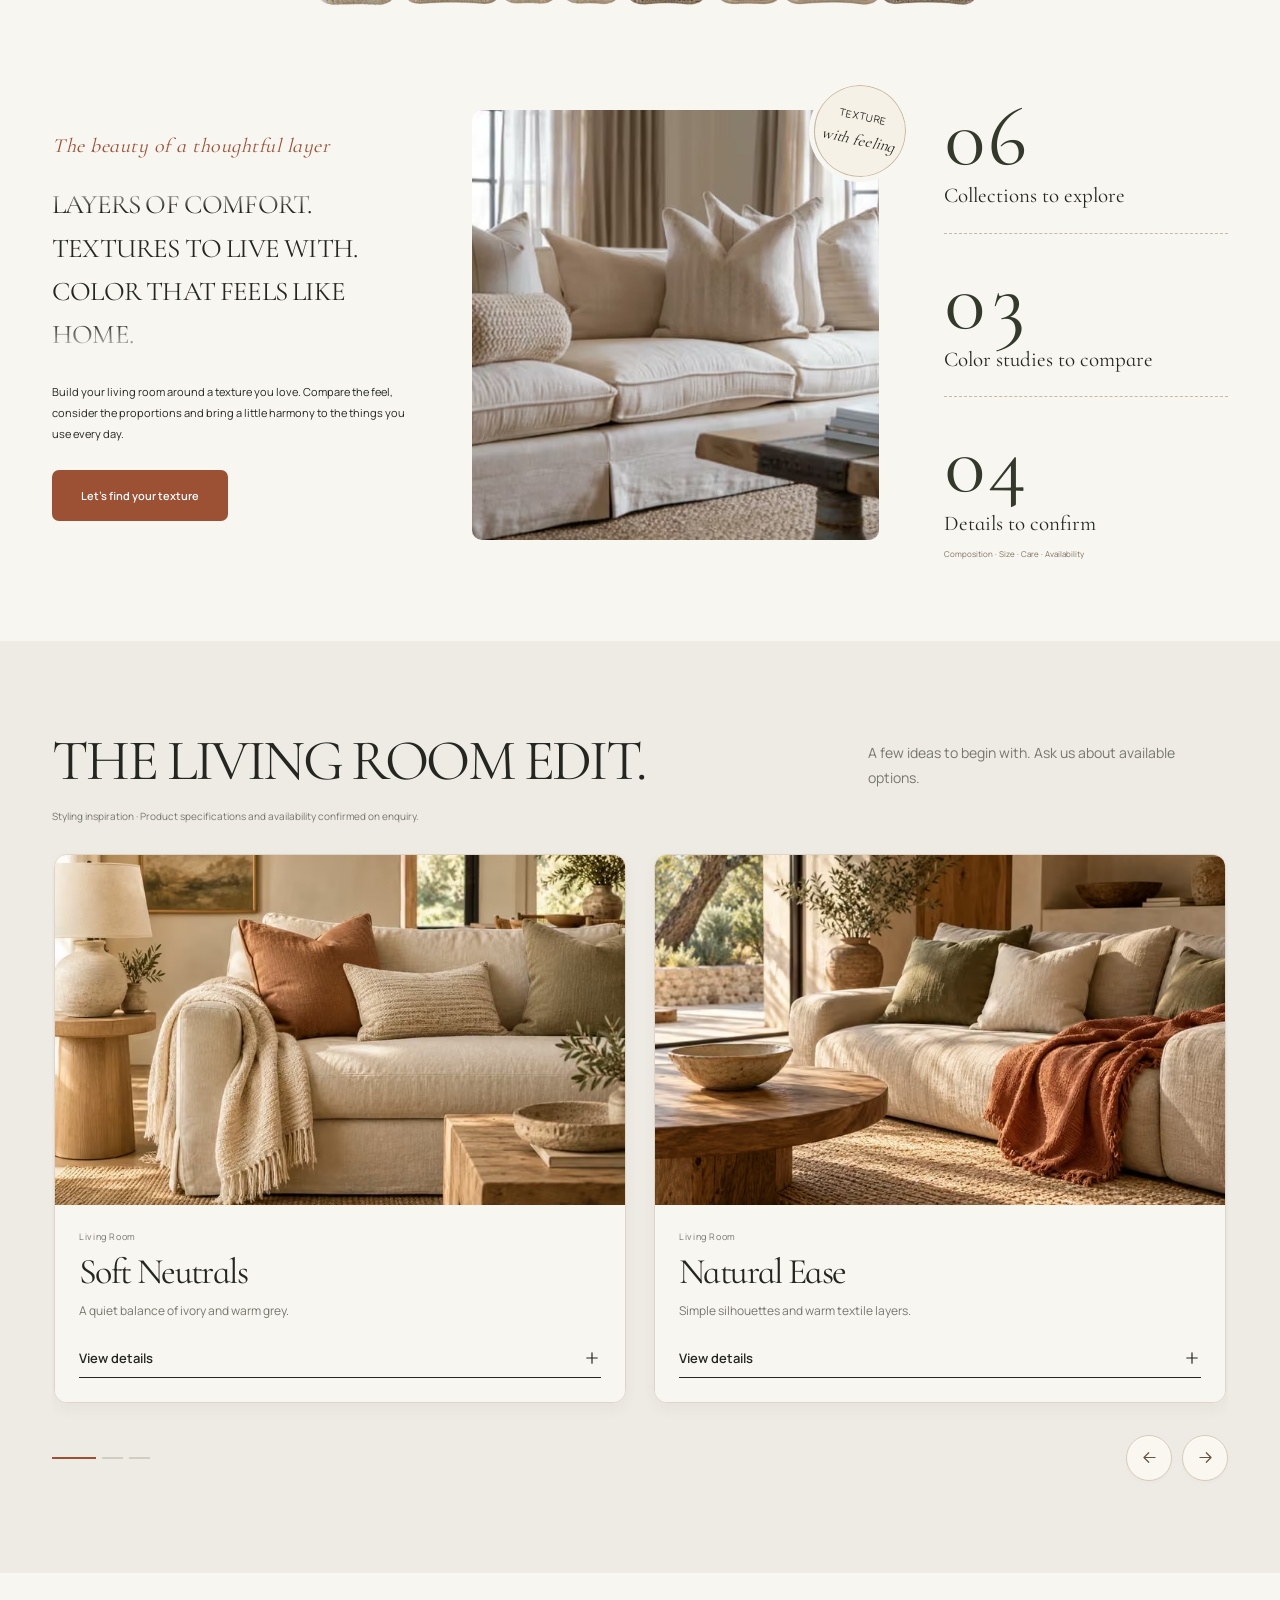
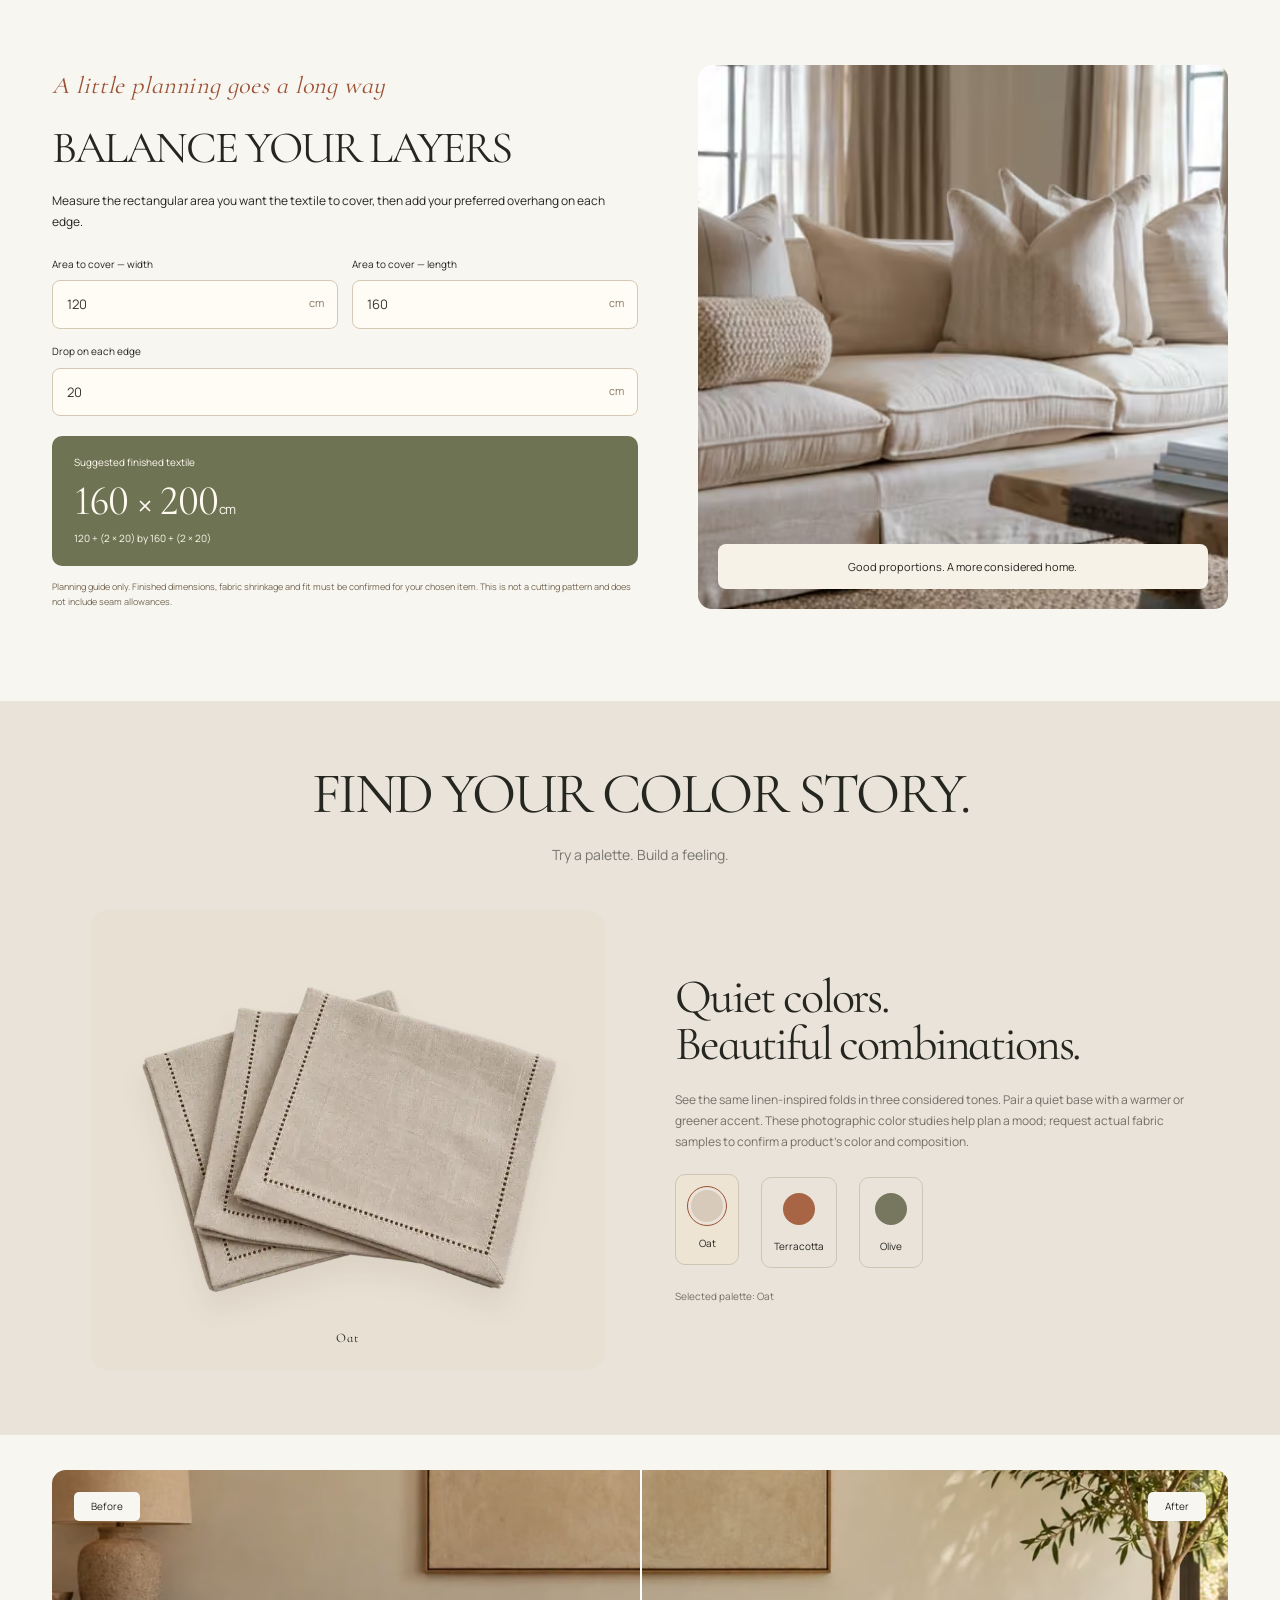
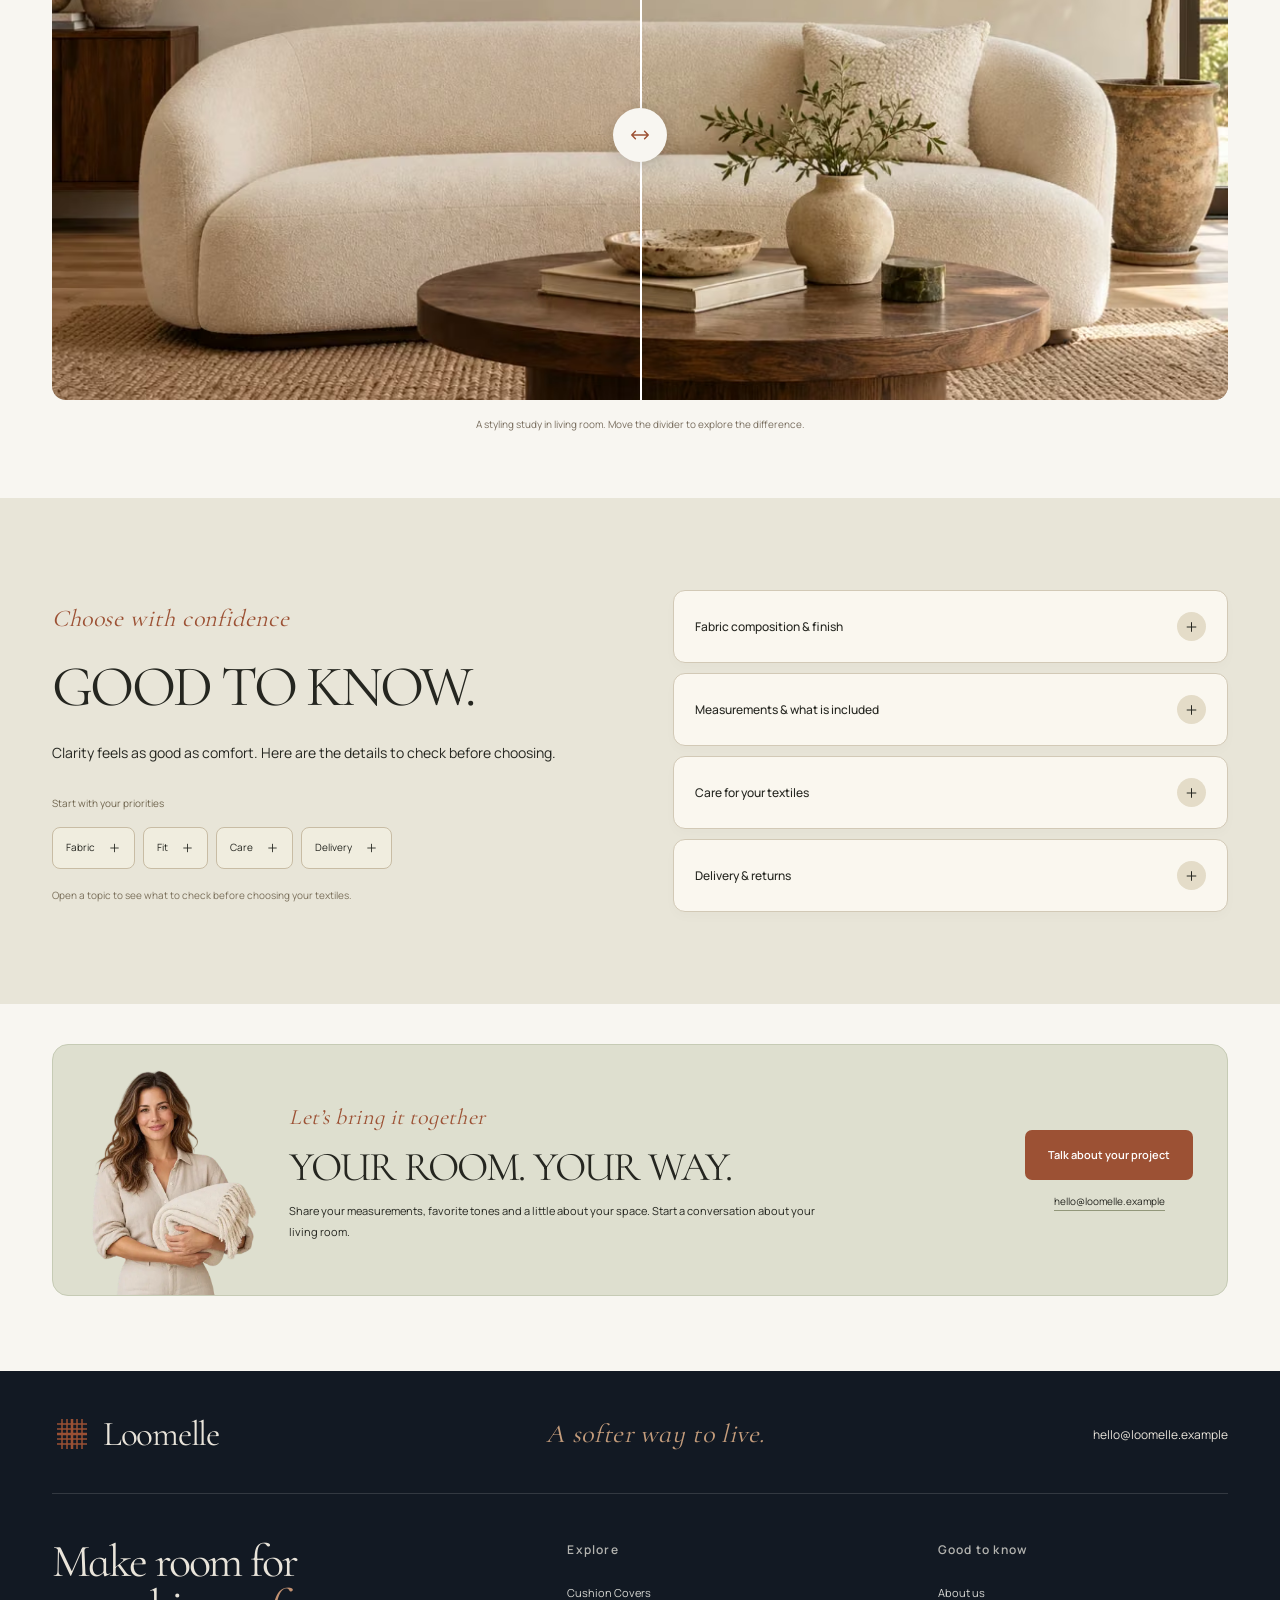
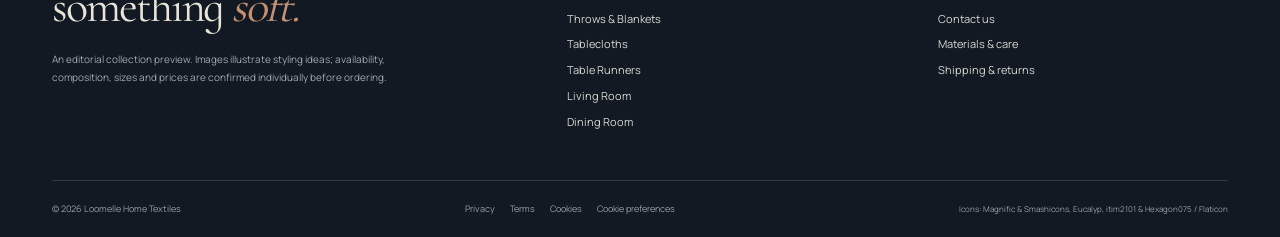
<file: living-room.html>
<!doctype html><html lang="en"><head><meta charset="utf-8"><meta name="viewport" content="width=device-width,initial-scale=1"><title>Living Room | Loomelle</title><meta name="description" content="Explore home textiles, beautifully considered colors and materials. Discover cushion covers, throws, blankets and table linens."><meta name="theme-color" content="#f6f3ed"><link rel="icon" href="assets/logo.svg"><link rel="stylesheet" href="assets/fonts.css"><link rel="stylesheet" href="assets/swiper.min.css"><link rel="stylesheet" href="style.css"><script src="config/config.js"></script><script defer src="assets/swiper.min.js"></script><script defer src="enhance.js"></script><script defer src="app.js"></script></head><body><a class="skip" href="#main">Skip to content</a><div id="page-thread" aria-hidden="true"><span></span></div><header id="header"></header><main id="main"></main><footer id="footer"></footer><div id="consent"></div><dialog id="search-dialog" aria-labelledby="search-title"><button class="dialog-close" aria-label="Close search">×</button><h2 id="search-title">Find your texture.</h2><label class="sr-only" for="search-input">Search collections, materials and pages</label><input id="search-input" type="search" placeholder="Try linen, cushions, care…" autocomplete="off"><div id="search-results" aria-live="polite"></div></dialog><dialog id="product-dialog" aria-label="Collection details"><button class="dialog-close" aria-label="Close details">×</button><div id="product-body"></div></dialog><noscript>Please enable JavaScript to explore the collections and use the contact form.</noscript></body></html>
</file>
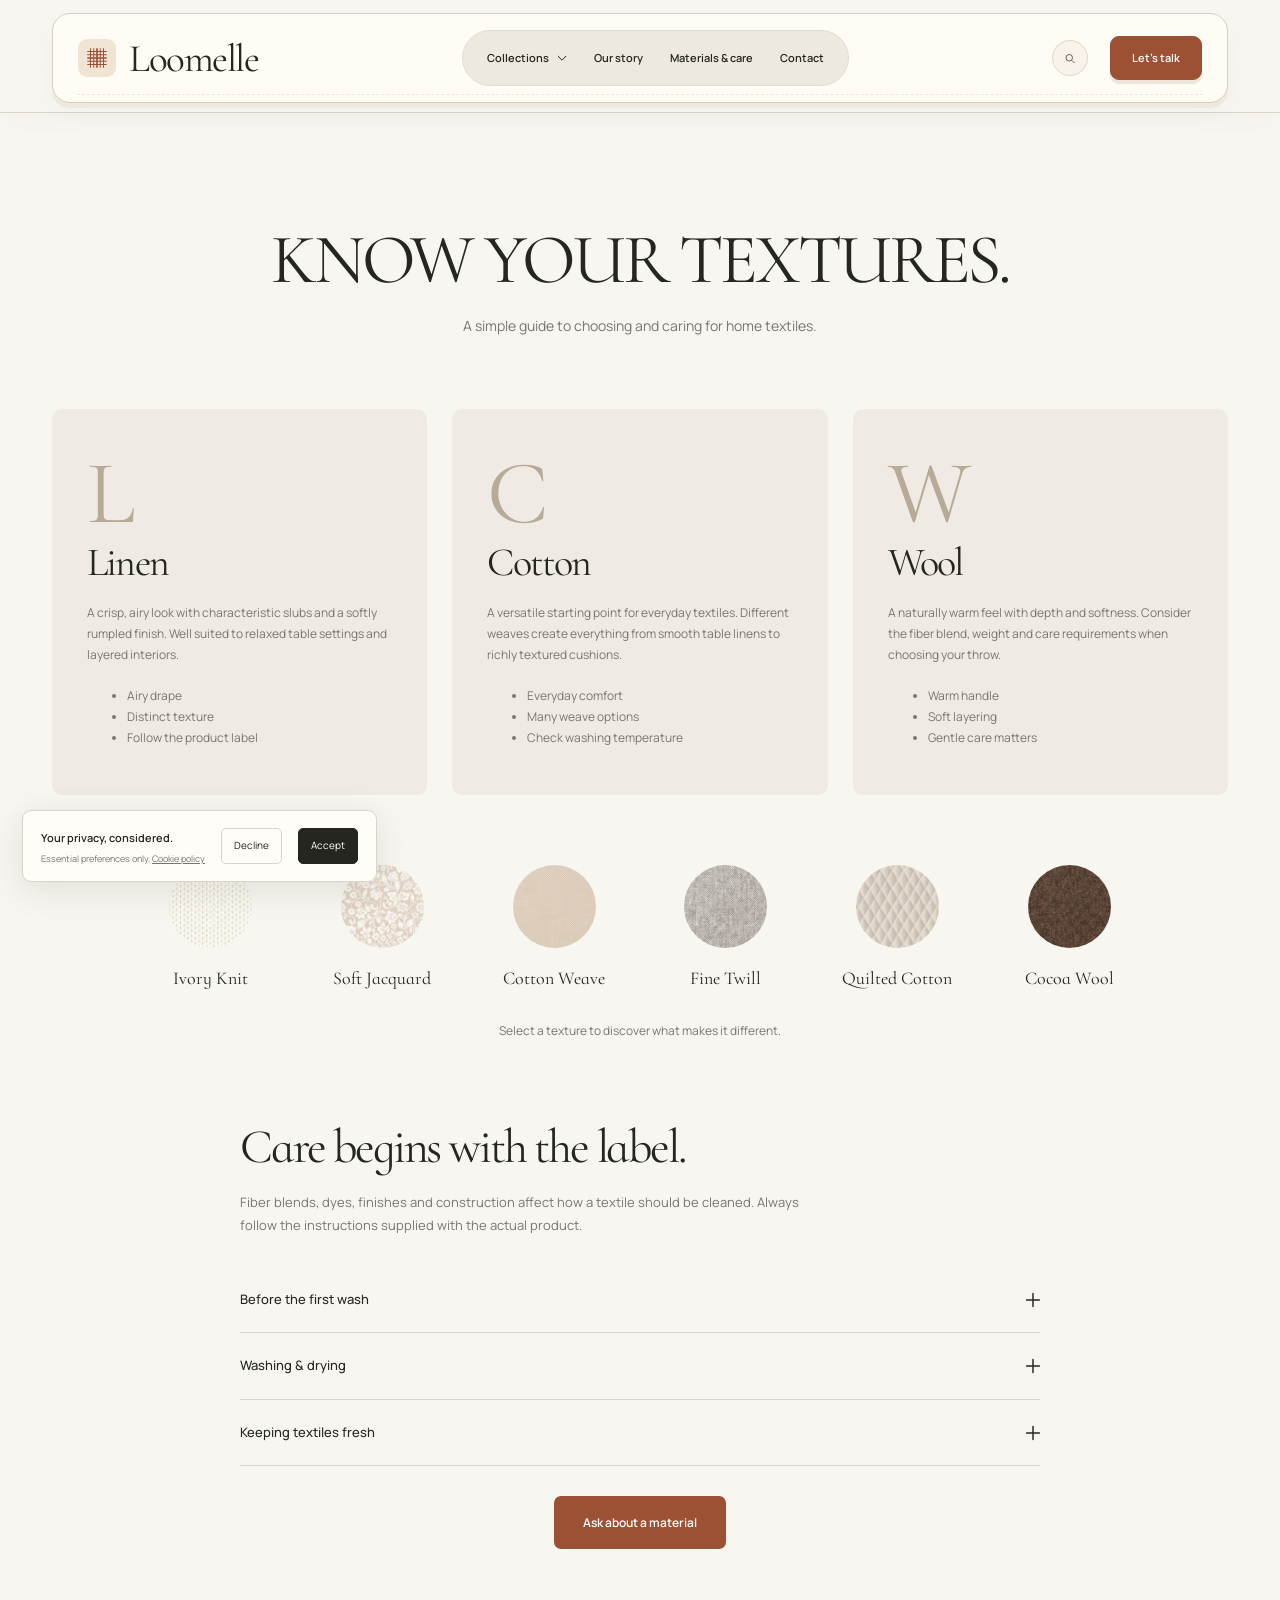
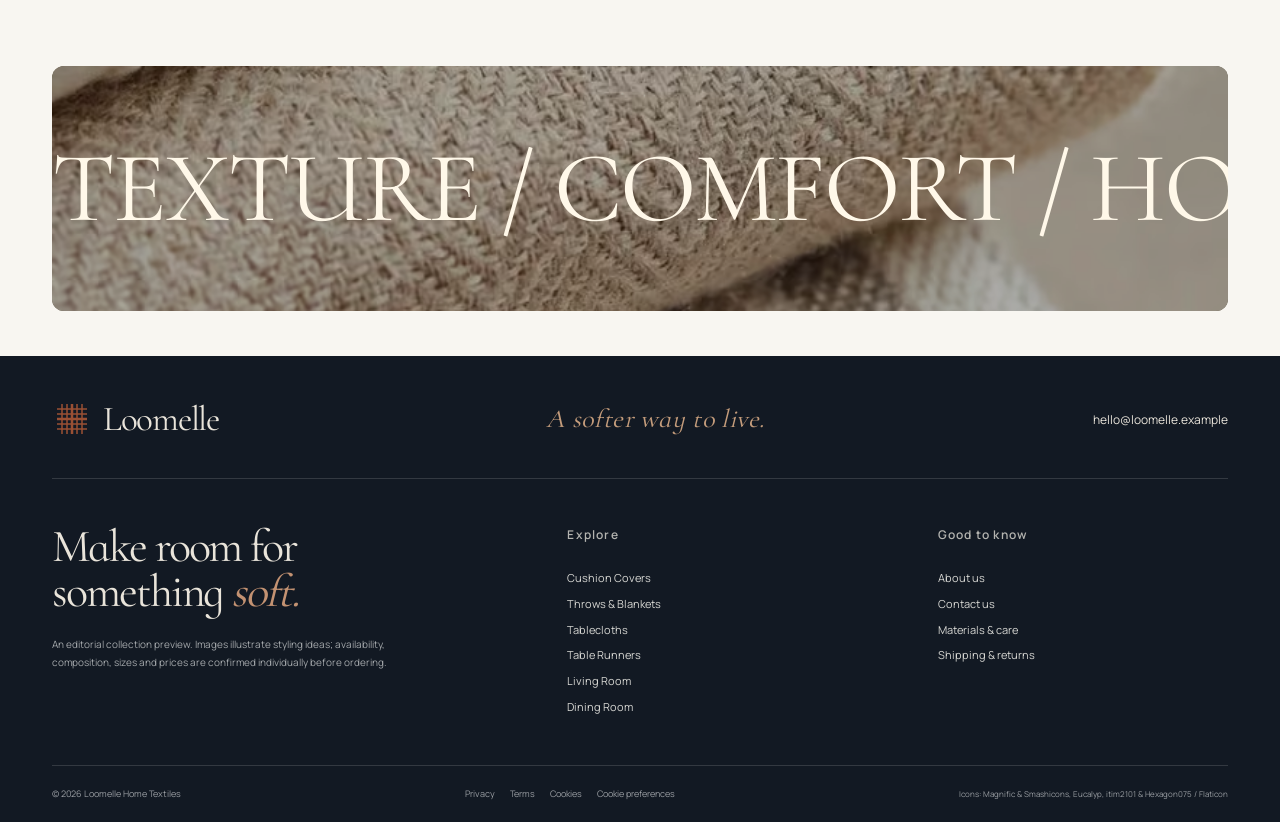
<file: materials-care.html>
<!doctype html><html lang="en"><head><meta charset="utf-8"><meta name="viewport" content="width=device-width,initial-scale=1"><title>Materials &amp; Care | Loomelle</title><meta name="description" content="Explore home textiles, beautifully considered colors and materials. Discover cushion covers, throws, blankets and table linens."><meta name="theme-color" content="#f6f3ed"><link rel="icon" href="assets/logo.svg"><link rel="stylesheet" href="assets/fonts.css"><link rel="stylesheet" href="assets/swiper.min.css"><link rel="stylesheet" href="style.css"><script src="config/config.js"></script><script defer src="assets/swiper.min.js"></script><script defer src="enhance.js"></script><script defer src="app.js"></script></head><body><a class="skip" href="#main">Skip to content</a><div id="page-thread" aria-hidden="true"><span></span></div><header id="header"></header><main id="main"></main><footer id="footer"></footer><div id="consent"></div><dialog id="search-dialog" aria-labelledby="search-title"><button class="dialog-close" aria-label="Close search">×</button><h2 id="search-title">Find your texture.</h2><label class="sr-only" for="search-input">Search collections, materials and pages</label><input id="search-input" type="search" placeholder="Try linen, cushions, care…" autocomplete="off"><div id="search-results" aria-live="polite"></div></dialog><dialog id="product-dialog" aria-label="Collection details"><button class="dialog-close" aria-label="Close details">×</button><div id="product-body"></div></dialog><noscript>Please enable JavaScript to explore the collections and use the contact form.</noscript></body></html>
</file>
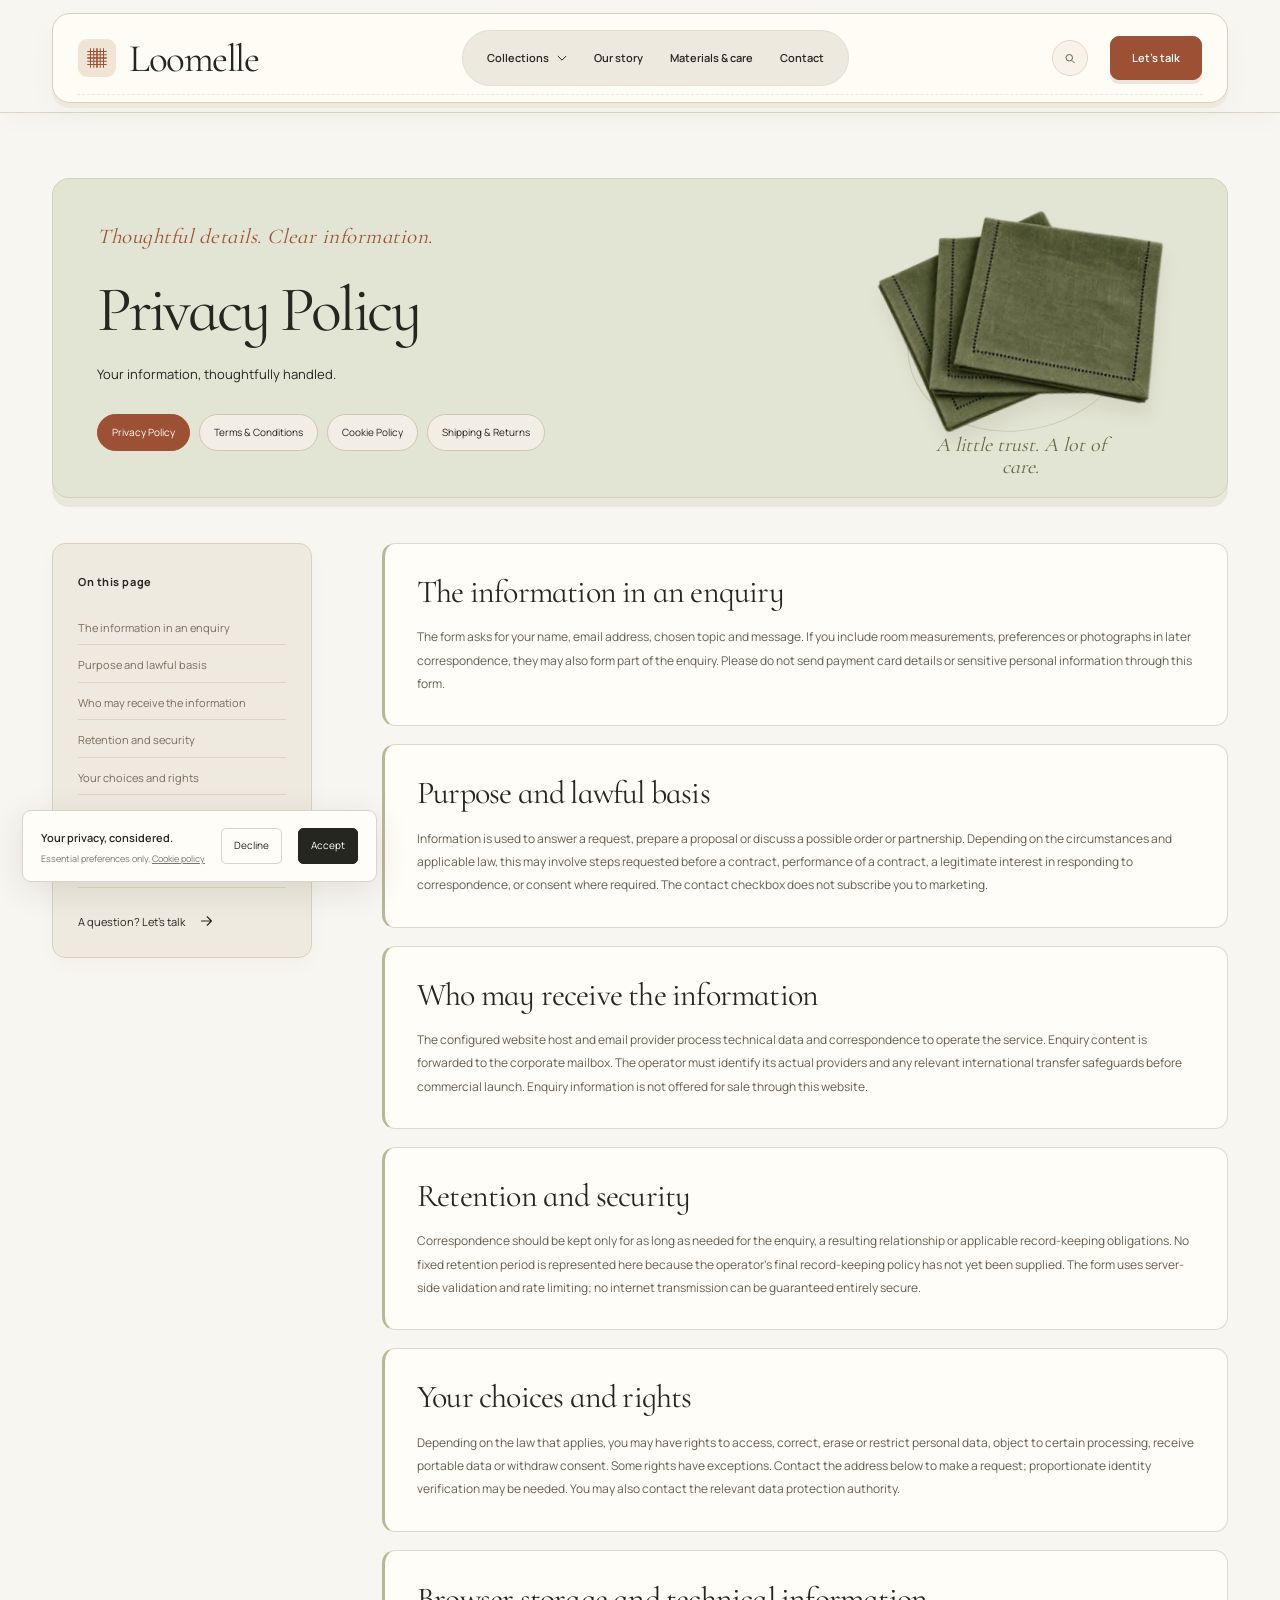
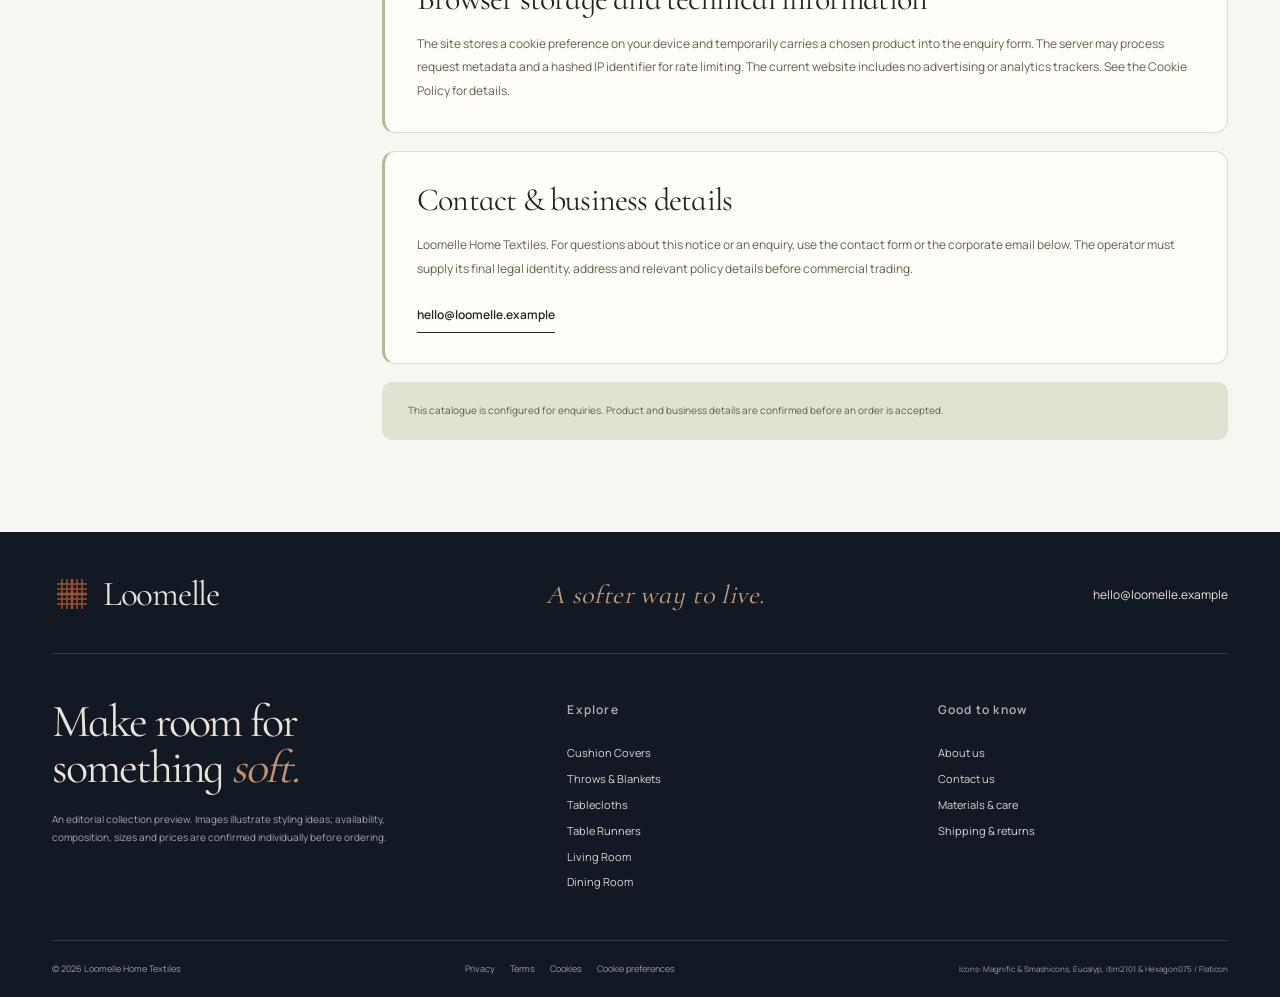
<file: privacy.html>
<!doctype html><html lang="en"><head><meta charset="utf-8"><meta name="viewport" content="width=device-width,initial-scale=1"><title>Privacy Policy | Loomelle</title><meta name="description" content="Explore home textiles, beautifully considered colors and materials. Discover cushion covers, throws, blankets and table linens."><meta name="theme-color" content="#f6f3ed"><link rel="icon" href="assets/logo.svg"><link rel="stylesheet" href="assets/fonts.css"><link rel="stylesheet" href="assets/swiper.min.css"><link rel="stylesheet" href="style.css"><script src="config/config.js"></script><script defer src="assets/swiper.min.js"></script><script defer src="enhance.js"></script><script defer src="app.js"></script></head><body><a class="skip" href="#main">Skip to content</a><div id="page-thread" aria-hidden="true"><span></span></div><header id="header"></header><main id="main"></main><footer id="footer"></footer><div id="consent"></div><dialog id="search-dialog" aria-labelledby="search-title"><button class="dialog-close" aria-label="Close search">×</button><h2 id="search-title">Find your texture.</h2><label class="sr-only" for="search-input">Search collections, materials and pages</label><input id="search-input" type="search" placeholder="Try linen, cushions, care…" autocomplete="off"><div id="search-results" aria-live="polite"></div></dialog><dialog id="product-dialog" aria-label="Collection details"><button class="dialog-close" aria-label="Close details">×</button><div id="product-body"></div></dialog><noscript>Please enable JavaScript to explore the collections and use the contact form.</noscript></body></html>
</file>
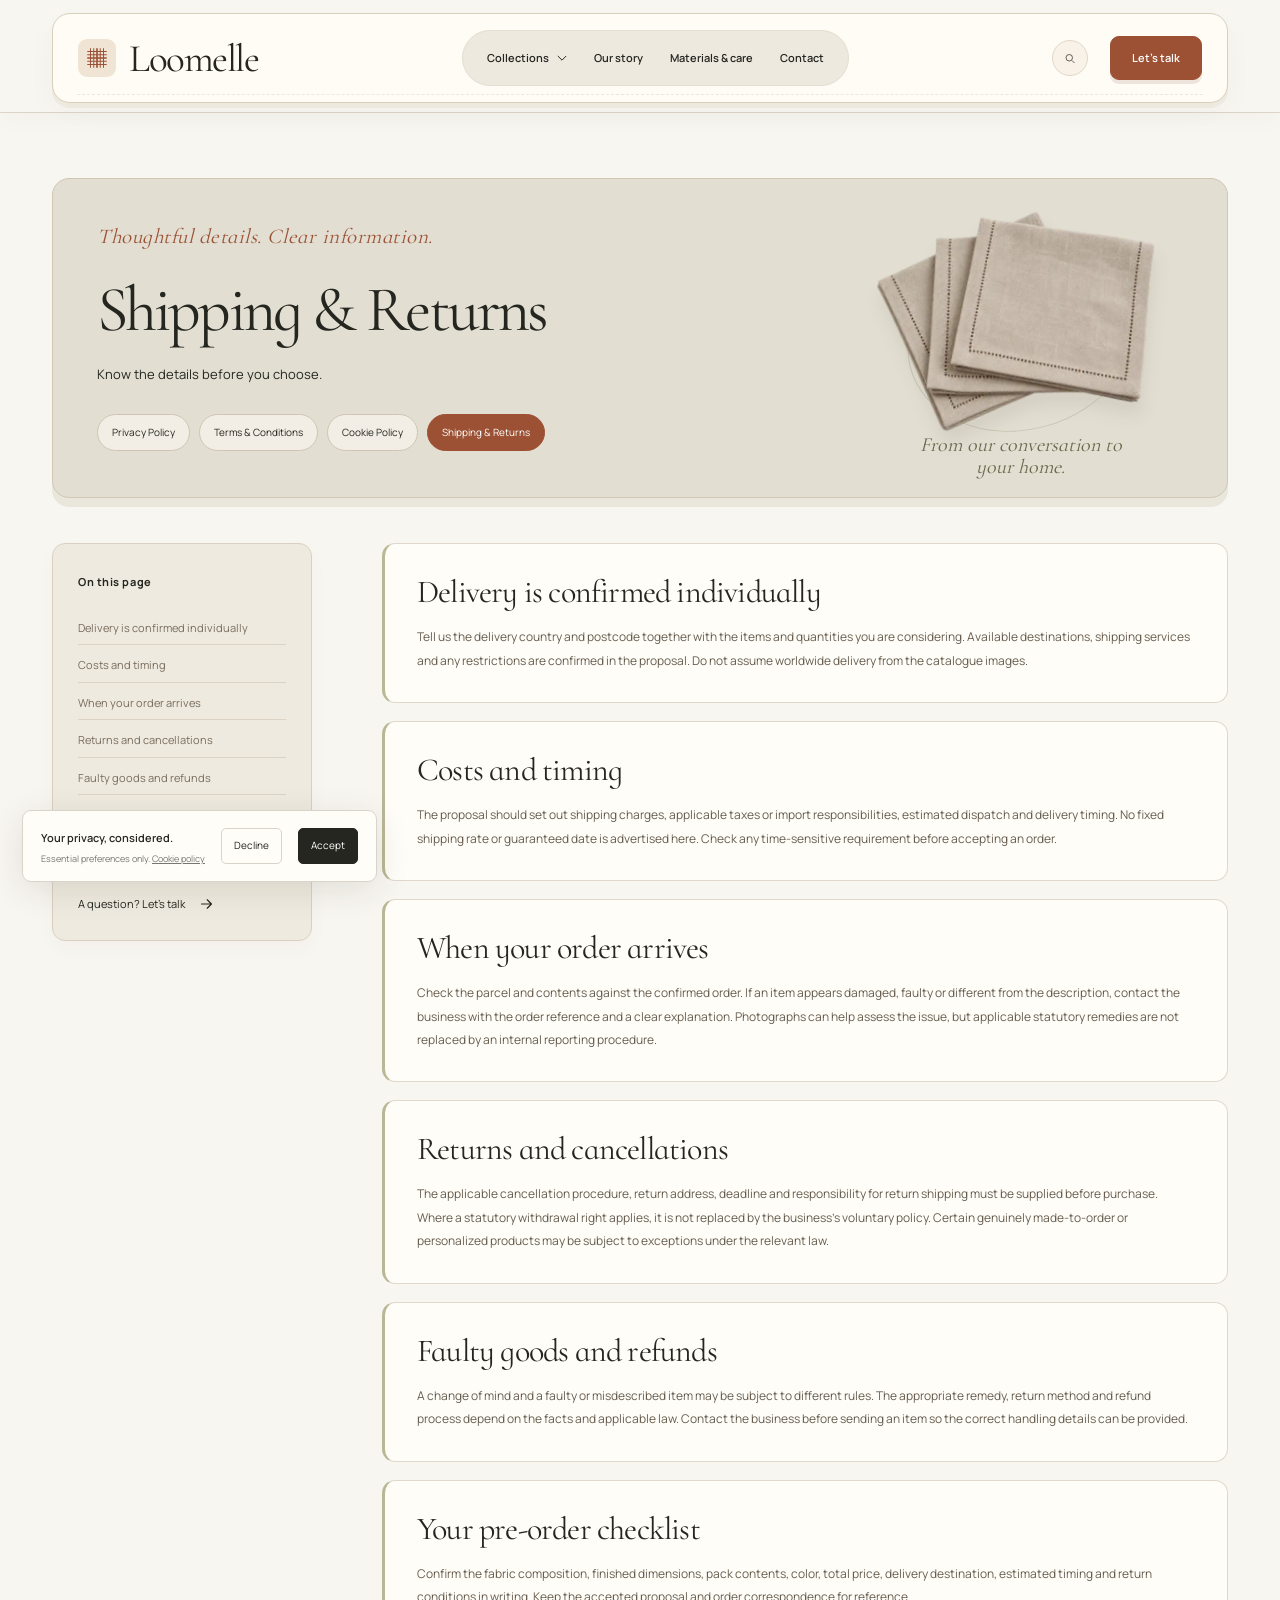
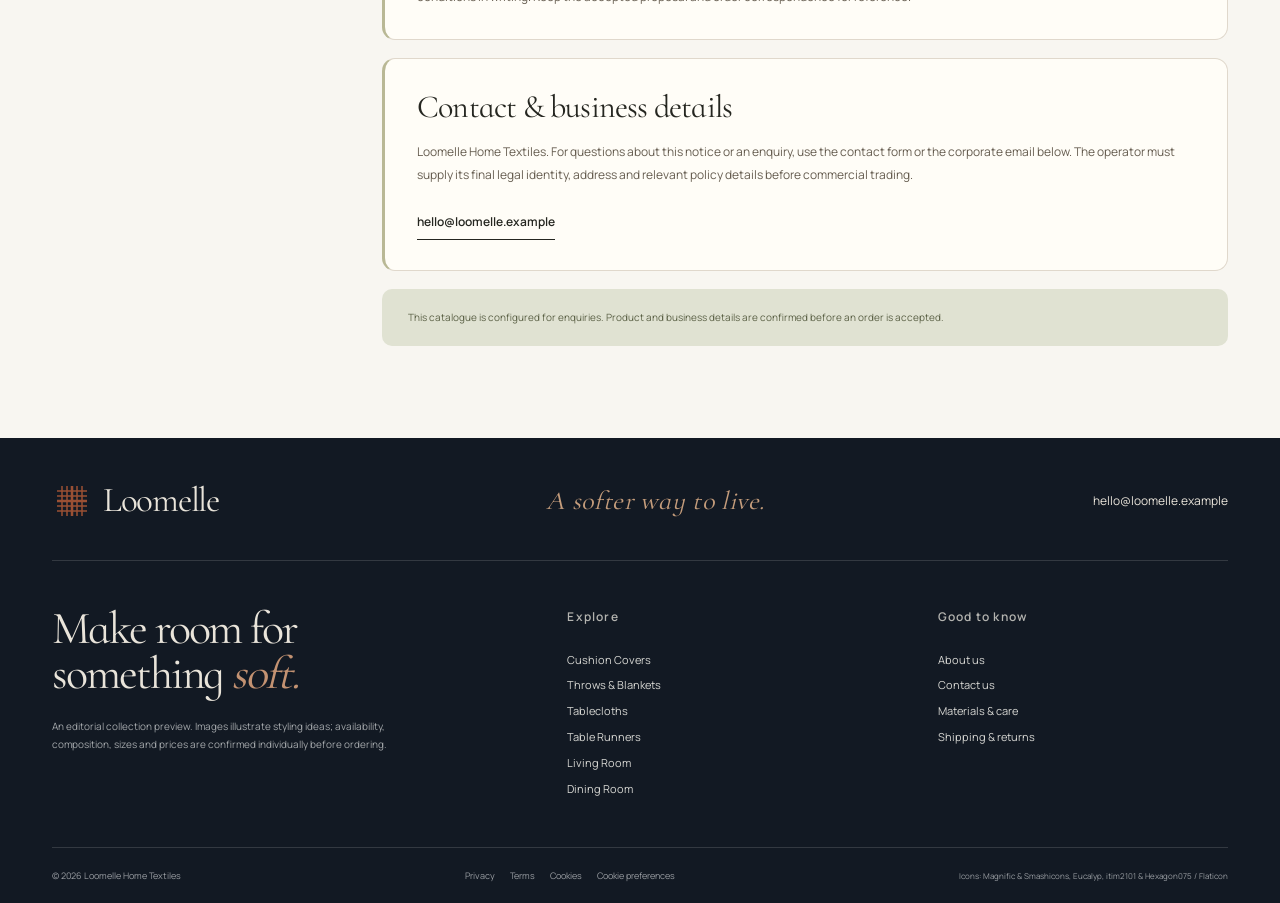
<file: shipping-returns.html>
<!doctype html><html lang="en"><head><meta charset="utf-8"><meta name="viewport" content="width=device-width,initial-scale=1"><title>Shipping &amp; Returns | Loomelle</title><meta name="description" content="Explore home textiles, beautifully considered colors and materials. Discover cushion covers, throws, blankets and table linens."><meta name="theme-color" content="#f6f3ed"><link rel="icon" href="assets/logo.svg"><link rel="stylesheet" href="assets/fonts.css"><link rel="stylesheet" href="assets/swiper.min.css"><link rel="stylesheet" href="style.css"><script src="config/config.js"></script><script defer src="assets/swiper.min.js"></script><script defer src="enhance.js"></script><script defer src="app.js"></script></head><body><a class="skip" href="#main">Skip to content</a><div id="page-thread" aria-hidden="true"><span></span></div><header id="header"></header><main id="main"></main><footer id="footer"></footer><div id="consent"></div><dialog id="search-dialog" aria-labelledby="search-title"><button class="dialog-close" aria-label="Close search">×</button><h2 id="search-title">Find your texture.</h2><label class="sr-only" for="search-input">Search collections, materials and pages</label><input id="search-input" type="search" placeholder="Try linen, cushions, care…" autocomplete="off"><div id="search-results" aria-live="polite"></div></dialog><dialog id="product-dialog" aria-label="Collection details"><button class="dialog-close" aria-label="Close details">×</button><div id="product-body"></div></dialog><noscript>Please enable JavaScript to explore the collections and use the contact form.</noscript></body></html>
</file>
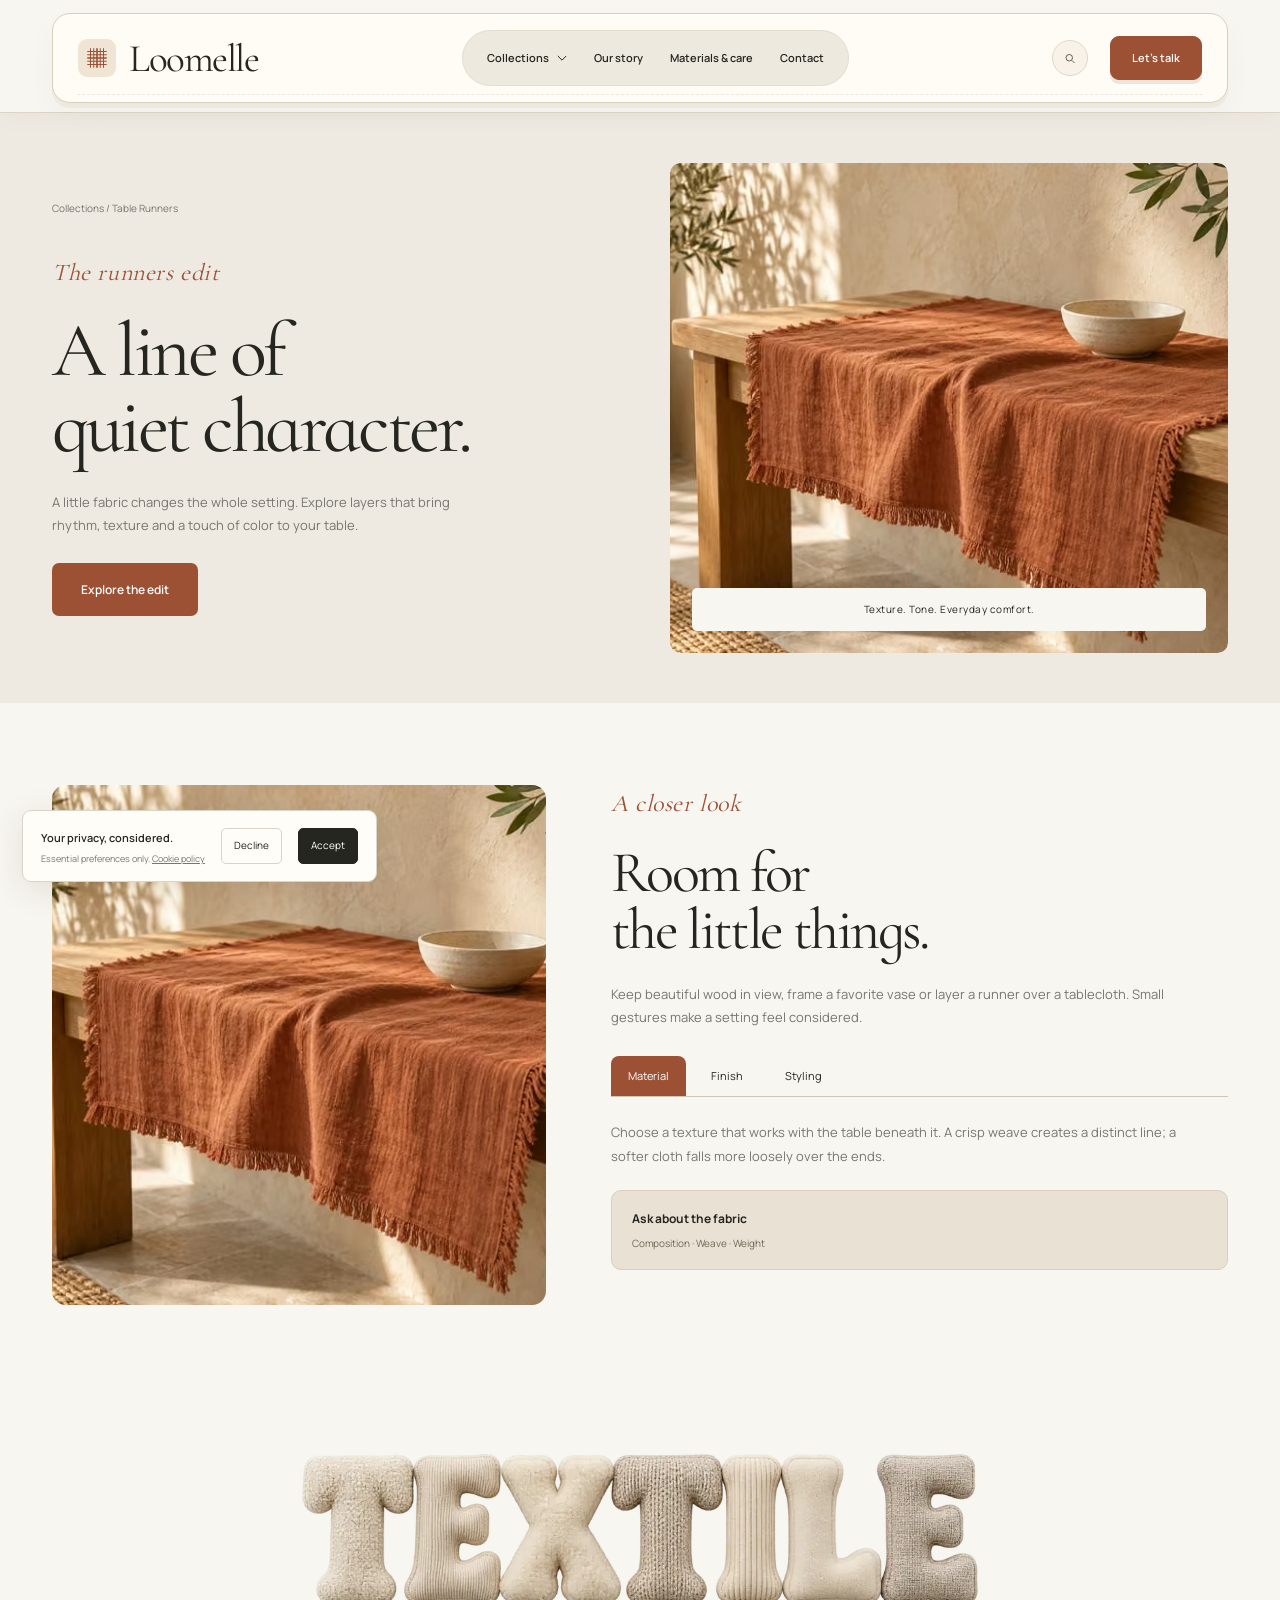
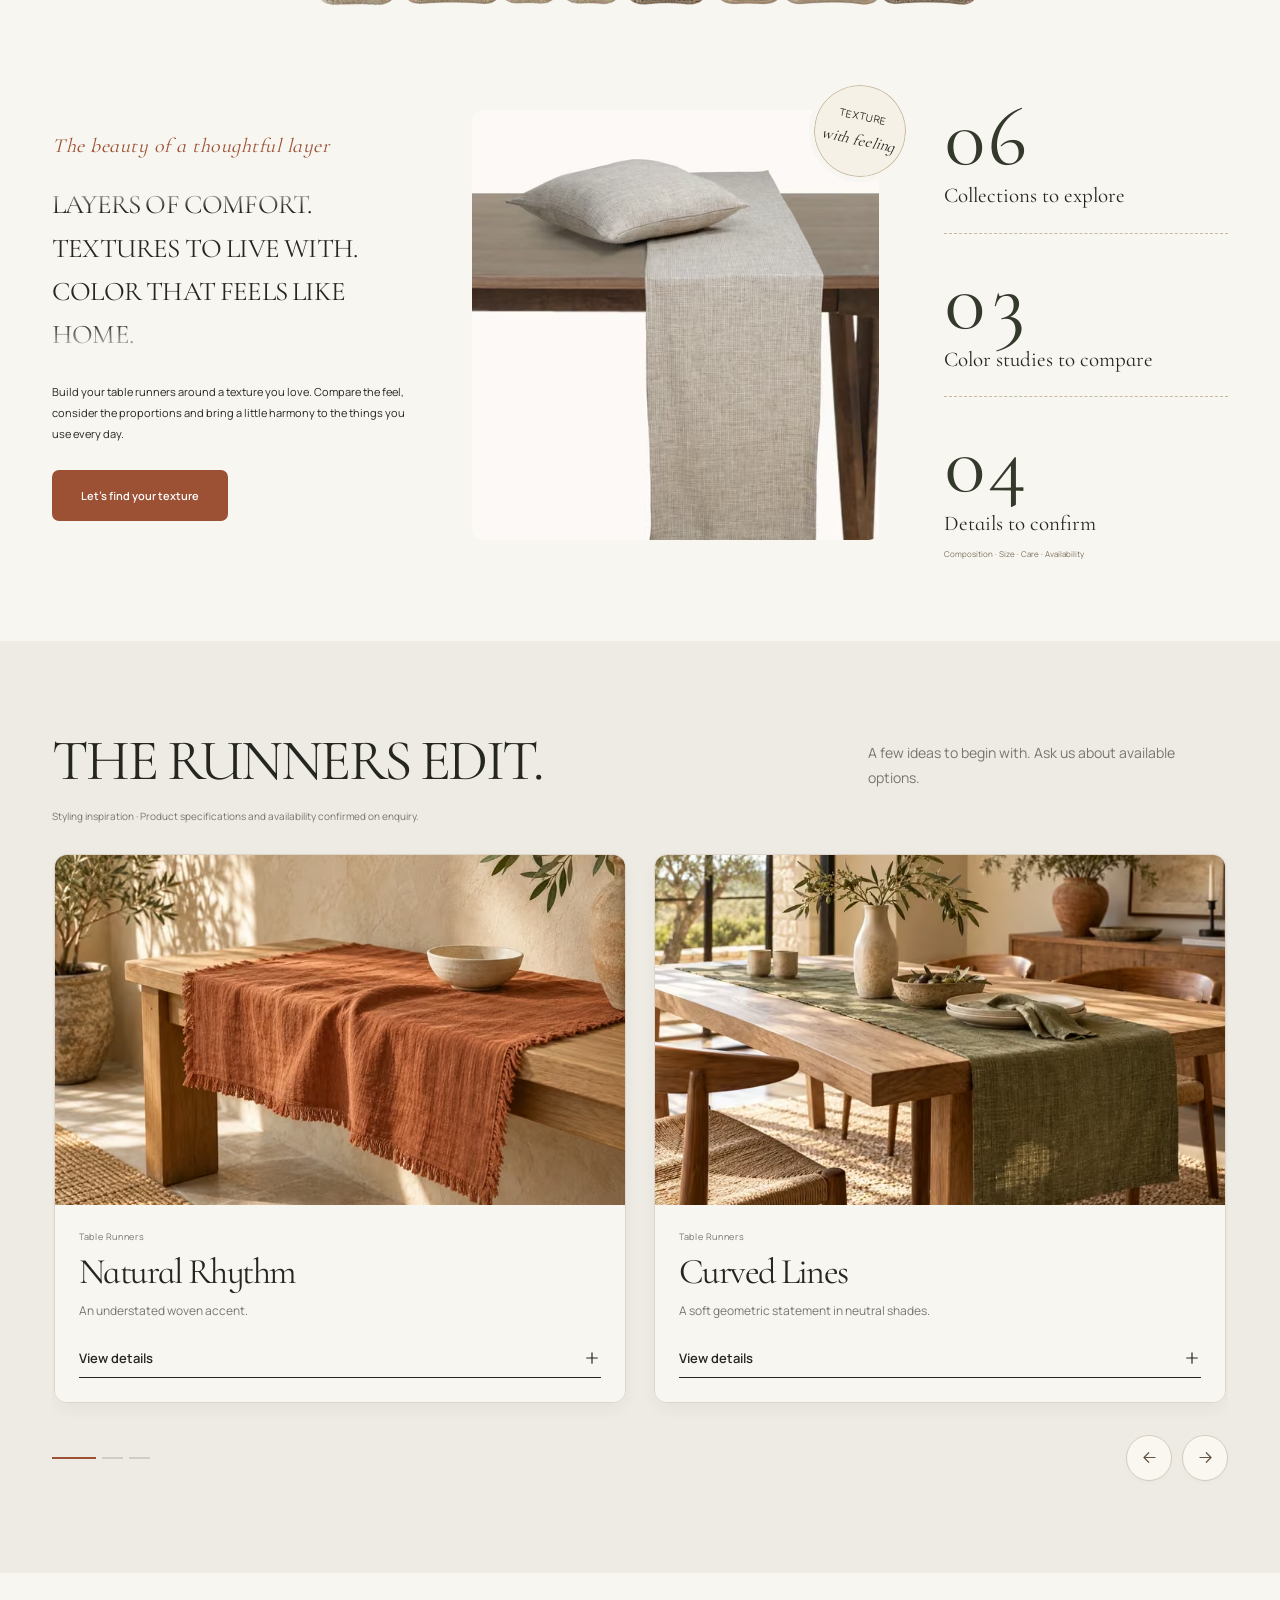
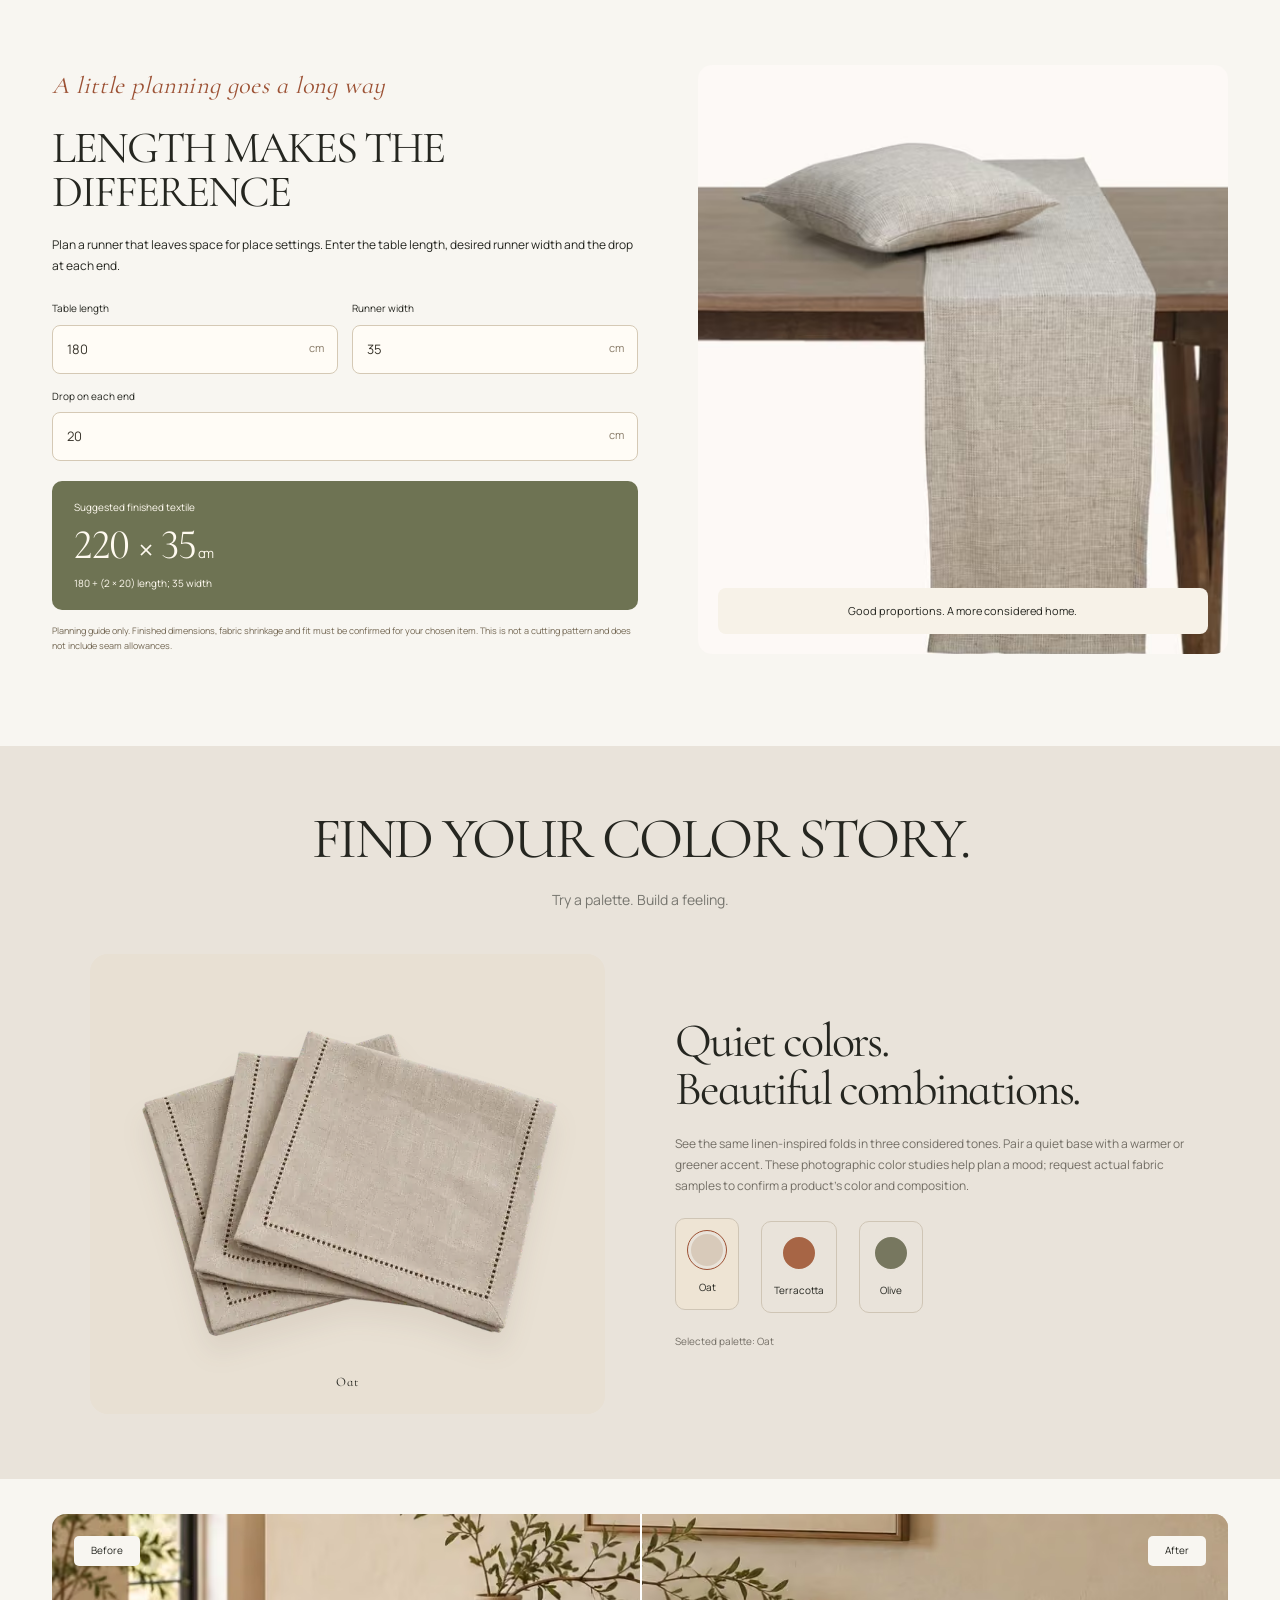
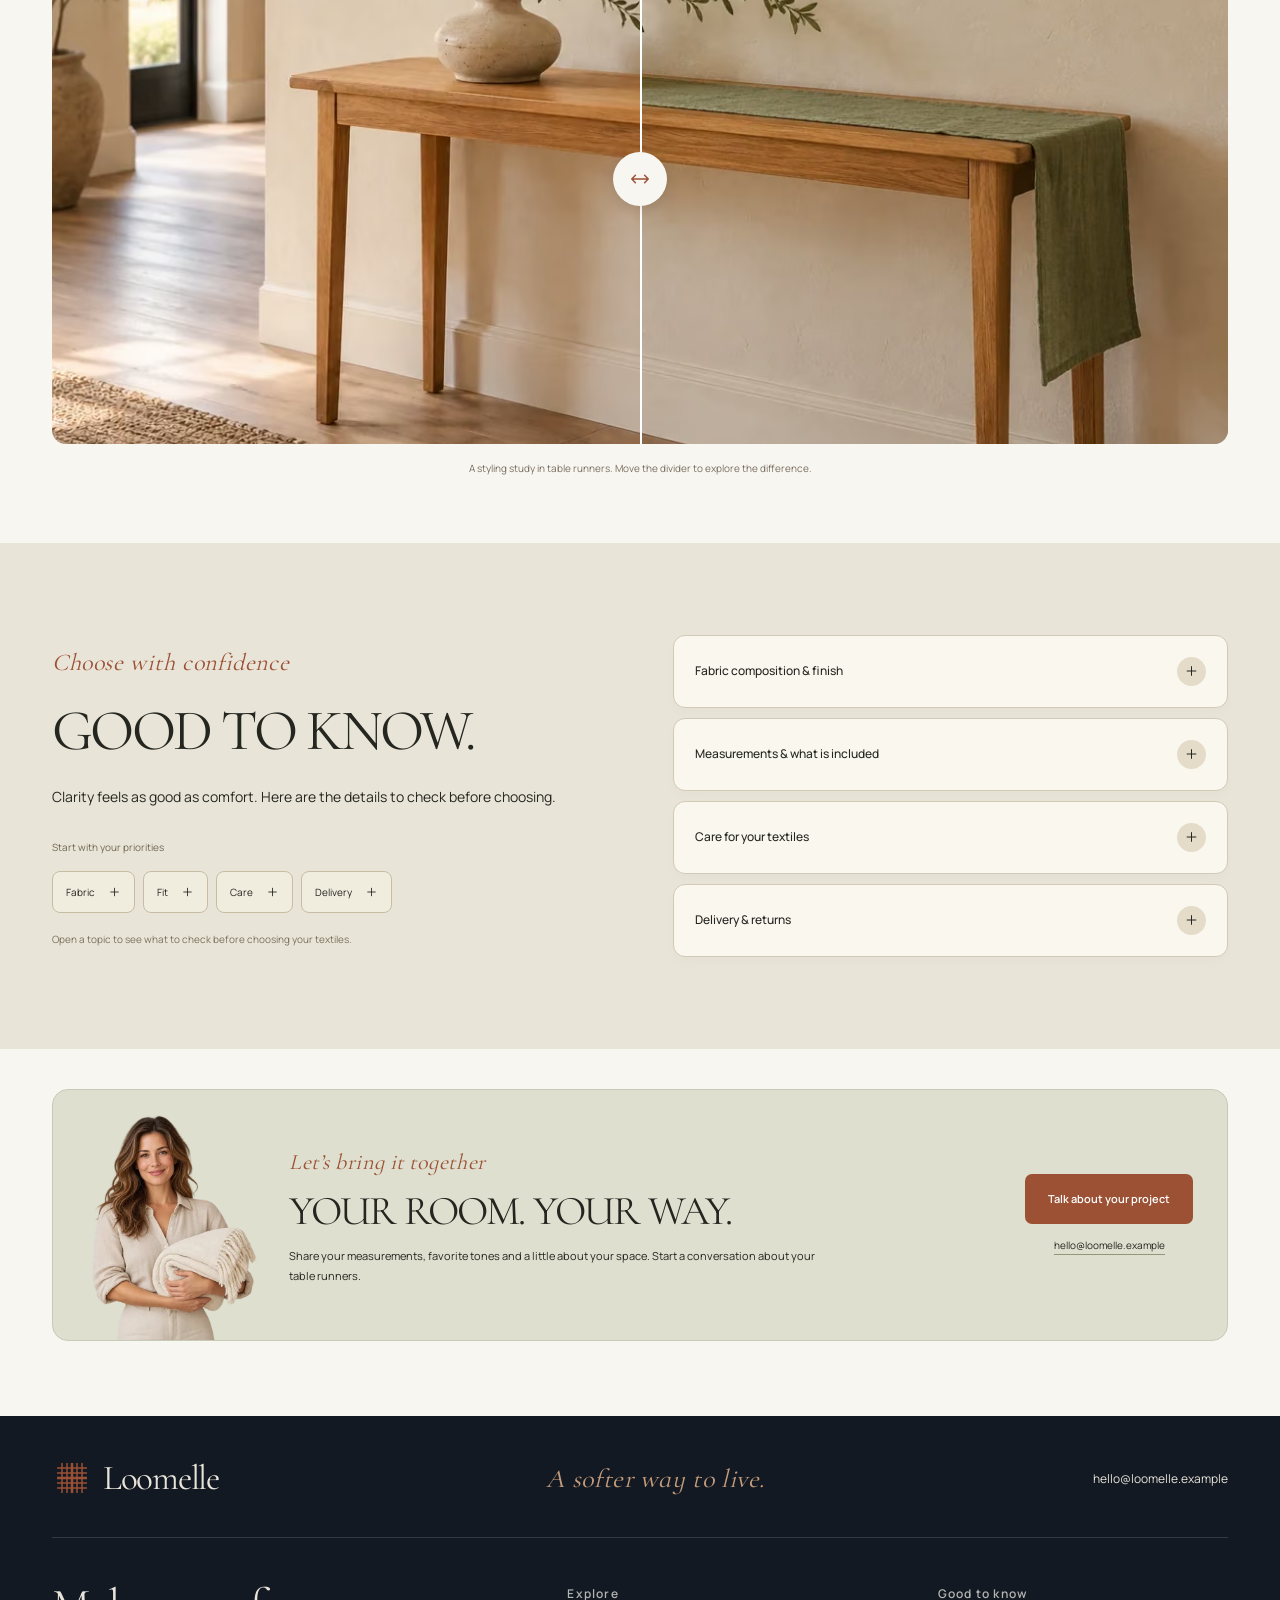
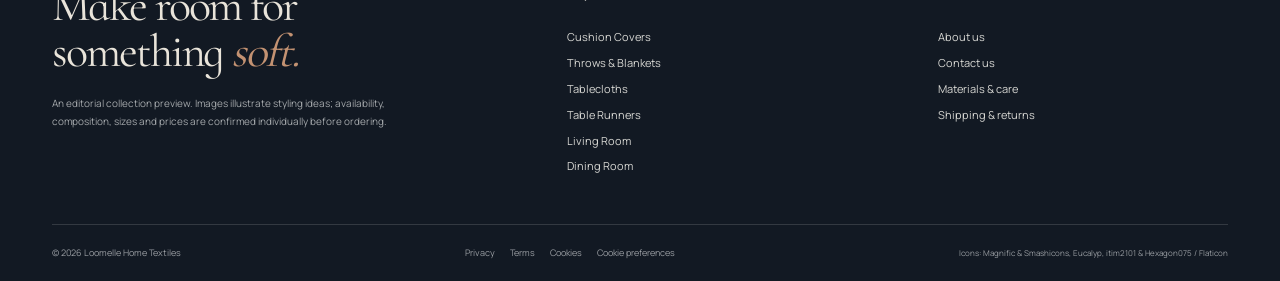
<file: table-runners.html>
<!doctype html><html lang="en"><head><meta charset="utf-8"><meta name="viewport" content="width=device-width,initial-scale=1"><title>Table Runners | Loomelle</title><meta name="description" content="Explore home textiles, beautifully considered colors and materials. Discover cushion covers, throws, blankets and table linens."><meta name="theme-color" content="#f6f3ed"><link rel="icon" href="assets/logo.svg"><link rel="stylesheet" href="assets/fonts.css"><link rel="stylesheet" href="assets/swiper.min.css"><link rel="stylesheet" href="style.css"><script src="config/config.js"></script><script defer src="assets/swiper.min.js"></script><script defer src="enhance.js"></script><script defer src="app.js"></script></head><body><a class="skip" href="#main">Skip to content</a><div id="page-thread" aria-hidden="true"><span></span></div><header id="header"></header><main id="main"></main><footer id="footer"></footer><div id="consent"></div><dialog id="search-dialog" aria-labelledby="search-title"><button class="dialog-close" aria-label="Close search">×</button><h2 id="search-title">Find your texture.</h2><label class="sr-only" for="search-input">Search collections, materials and pages</label><input id="search-input" type="search" placeholder="Try linen, cushions, care…" autocomplete="off"><div id="search-results" aria-live="polite"></div></dialog><dialog id="product-dialog" aria-label="Collection details"><button class="dialog-close" aria-label="Close details">×</button><div id="product-body"></div></dialog><noscript>Please enable JavaScript to explore the collections and use the contact form.</noscript></body></html>
</file>
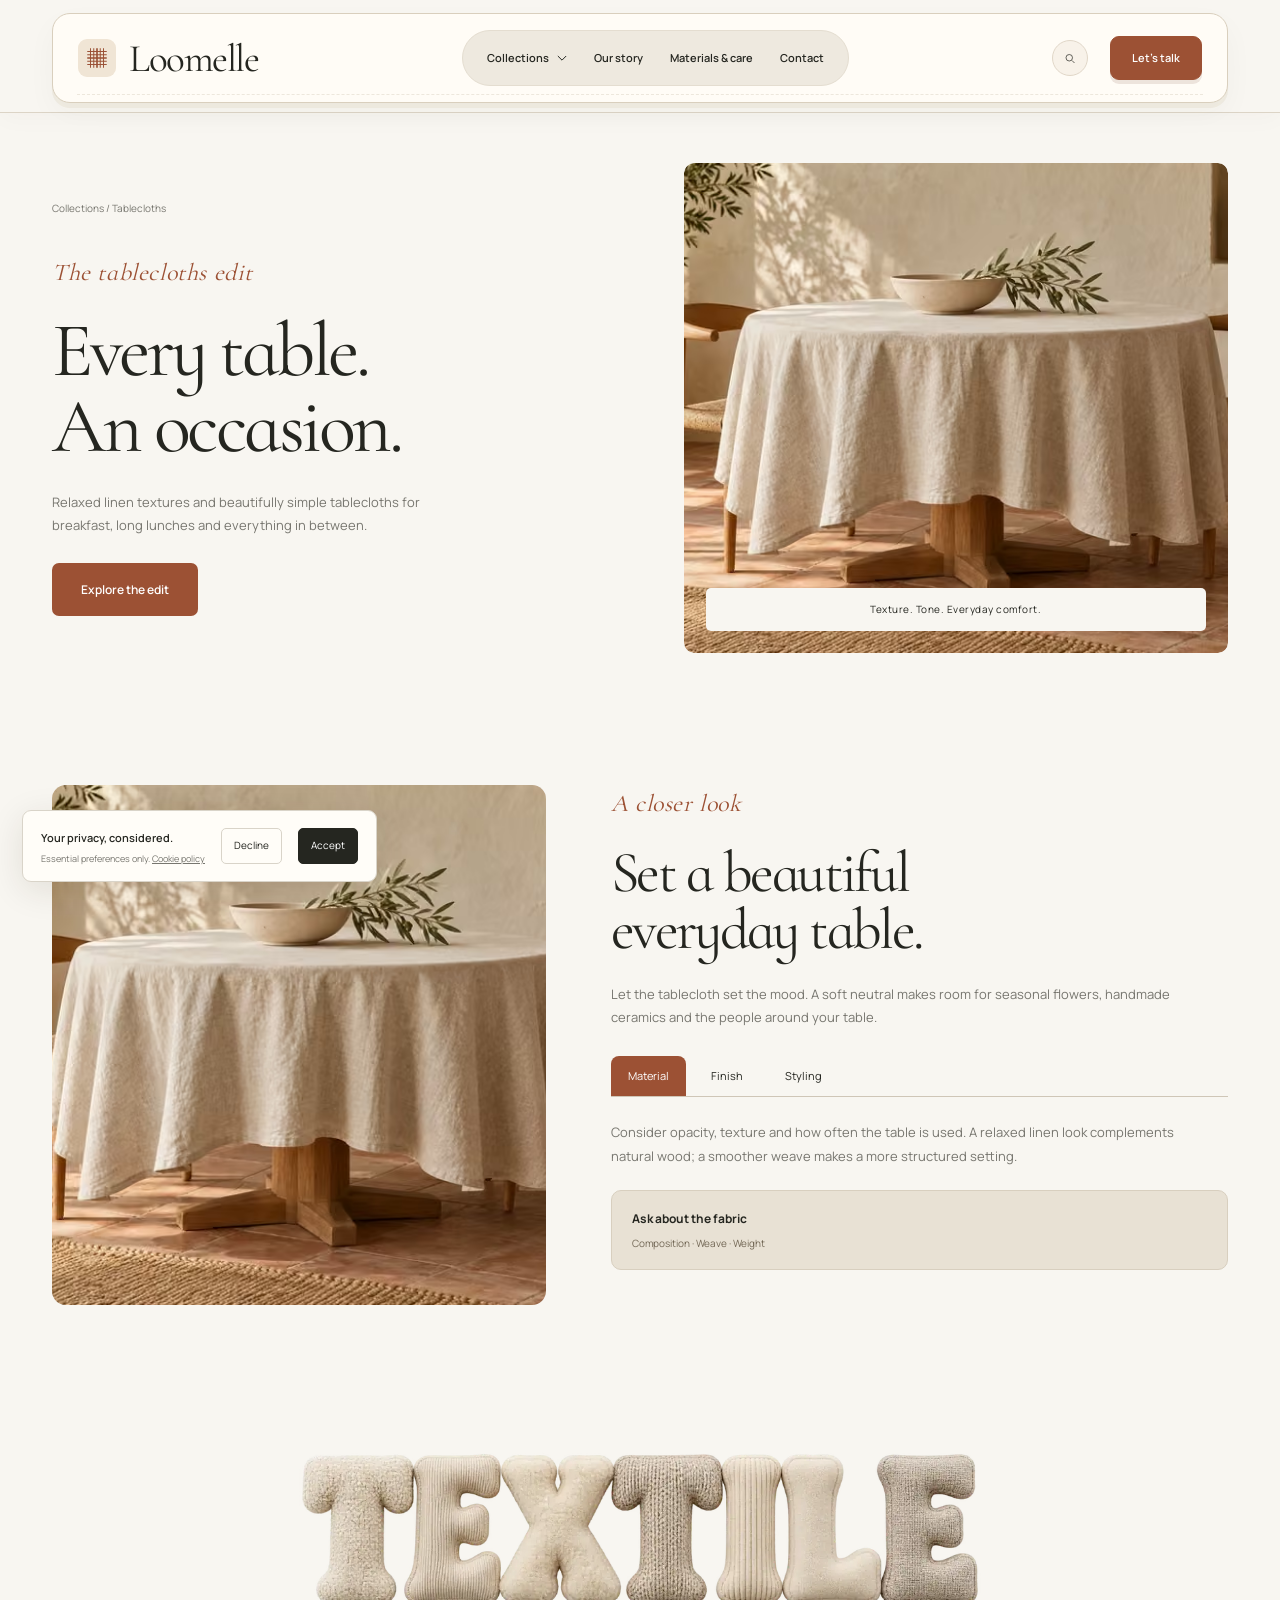
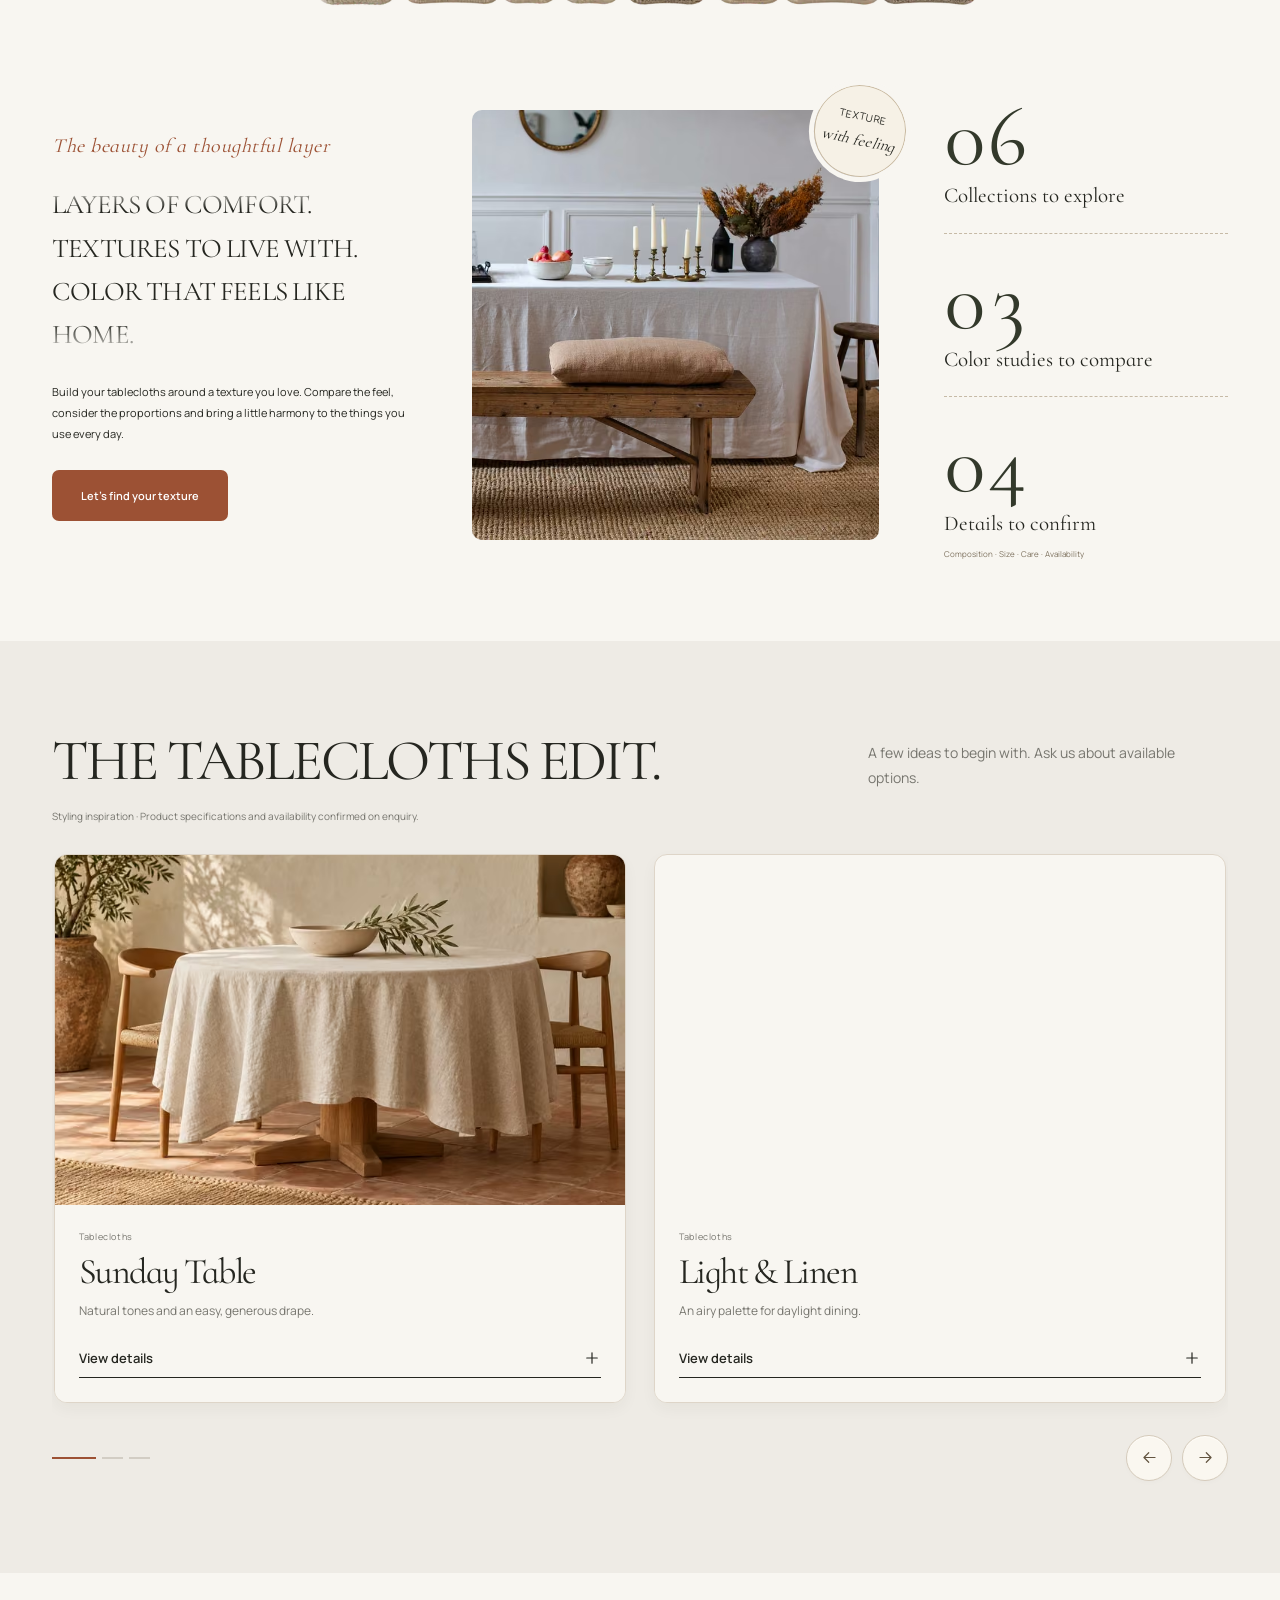
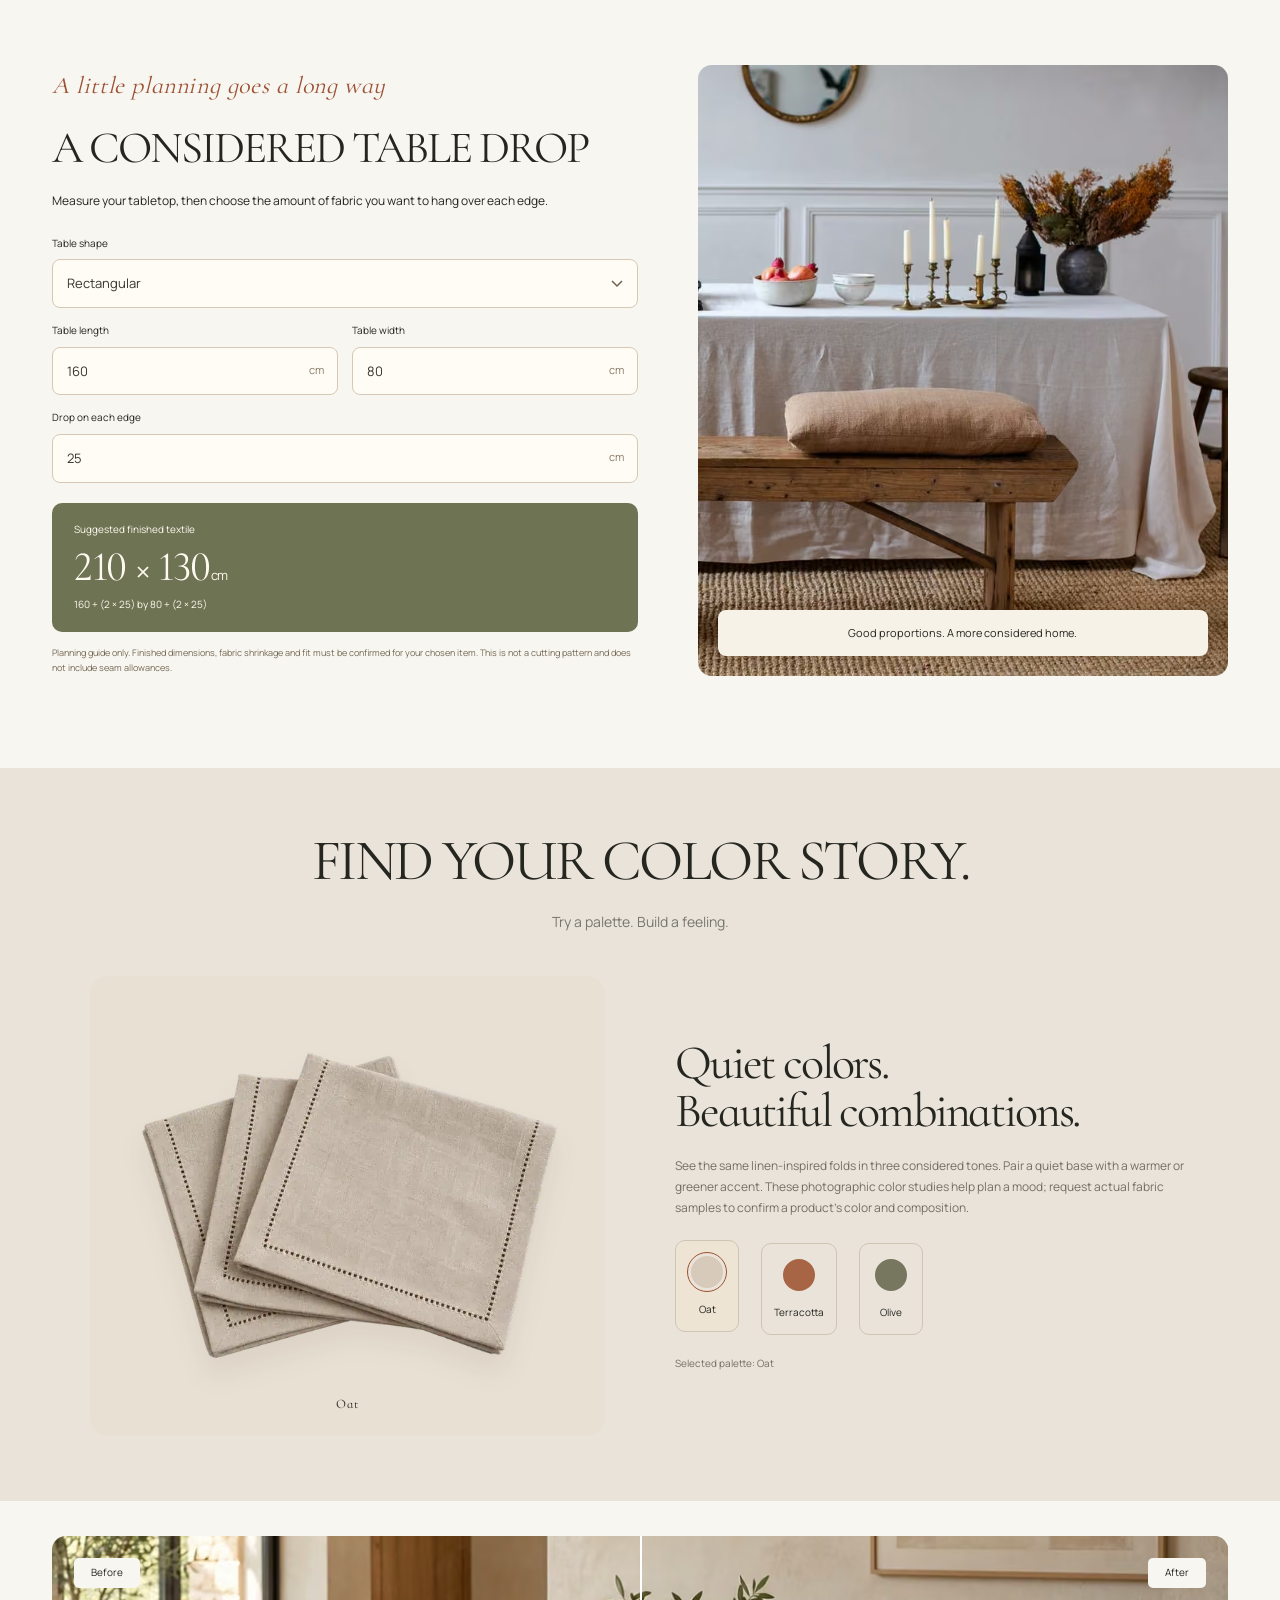
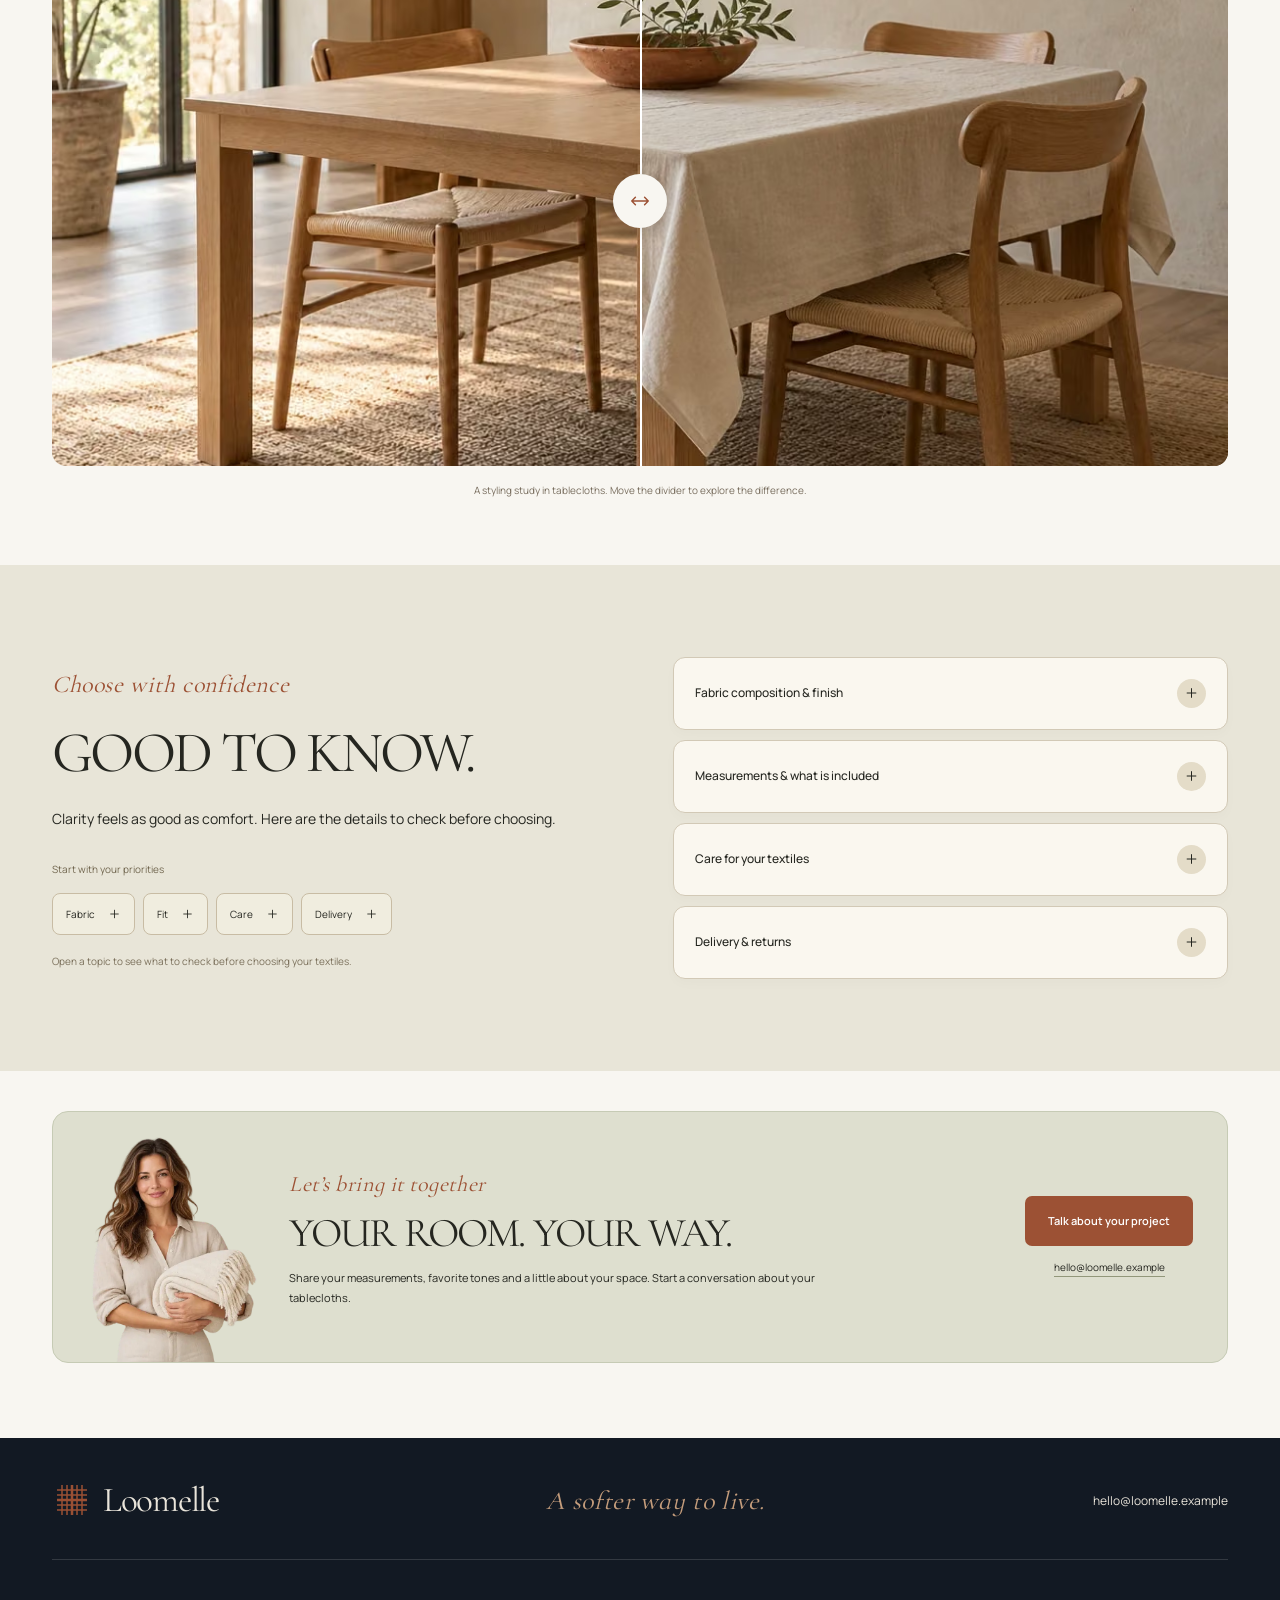
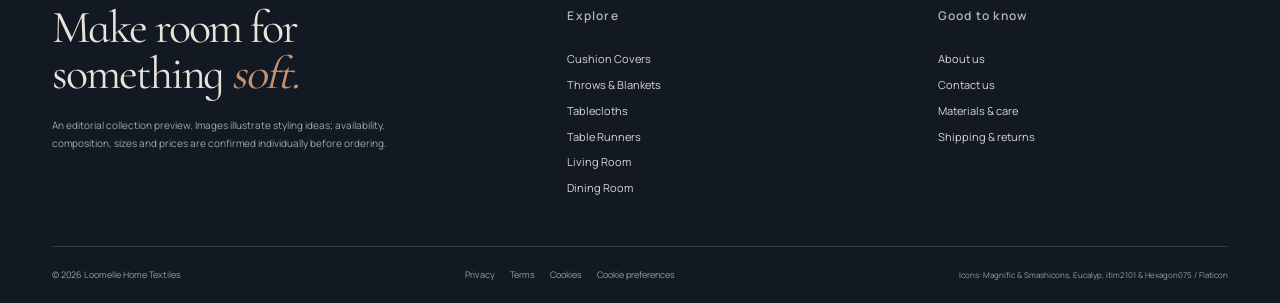
<file: tablecloths.html>
<!doctype html><html lang="en"><head><meta charset="utf-8"><meta name="viewport" content="width=device-width,initial-scale=1"><title>Tablecloths | Loomelle</title><meta name="description" content="Explore home textiles, beautifully considered colors and materials. Discover cushion covers, throws, blankets and table linens."><meta name="theme-color" content="#f6f3ed"><link rel="icon" href="assets/logo.svg"><link rel="stylesheet" href="assets/fonts.css"><link rel="stylesheet" href="assets/swiper.min.css"><link rel="stylesheet" href="style.css"><script src="config/config.js"></script><script defer src="assets/swiper.min.js"></script><script defer src="enhance.js"></script><script defer src="app.js"></script></head><body><a class="skip" href="#main">Skip to content</a><div id="page-thread" aria-hidden="true"><span></span></div><header id="header"></header><main id="main"></main><footer id="footer"></footer><div id="consent"></div><dialog id="search-dialog" aria-labelledby="search-title"><button class="dialog-close" aria-label="Close search">×</button><h2 id="search-title">Find your texture.</h2><label class="sr-only" for="search-input">Search collections, materials and pages</label><input id="search-input" type="search" placeholder="Try linen, cushions, care…" autocomplete="off"><div id="search-results" aria-live="polite"></div></dialog><dialog id="product-dialog" aria-label="Collection details"><button class="dialog-close" aria-label="Close details">×</button><div id="product-body"></div></dialog><noscript>Please enable JavaScript to explore the collections and use the contact form.</noscript></body></html>
</file>
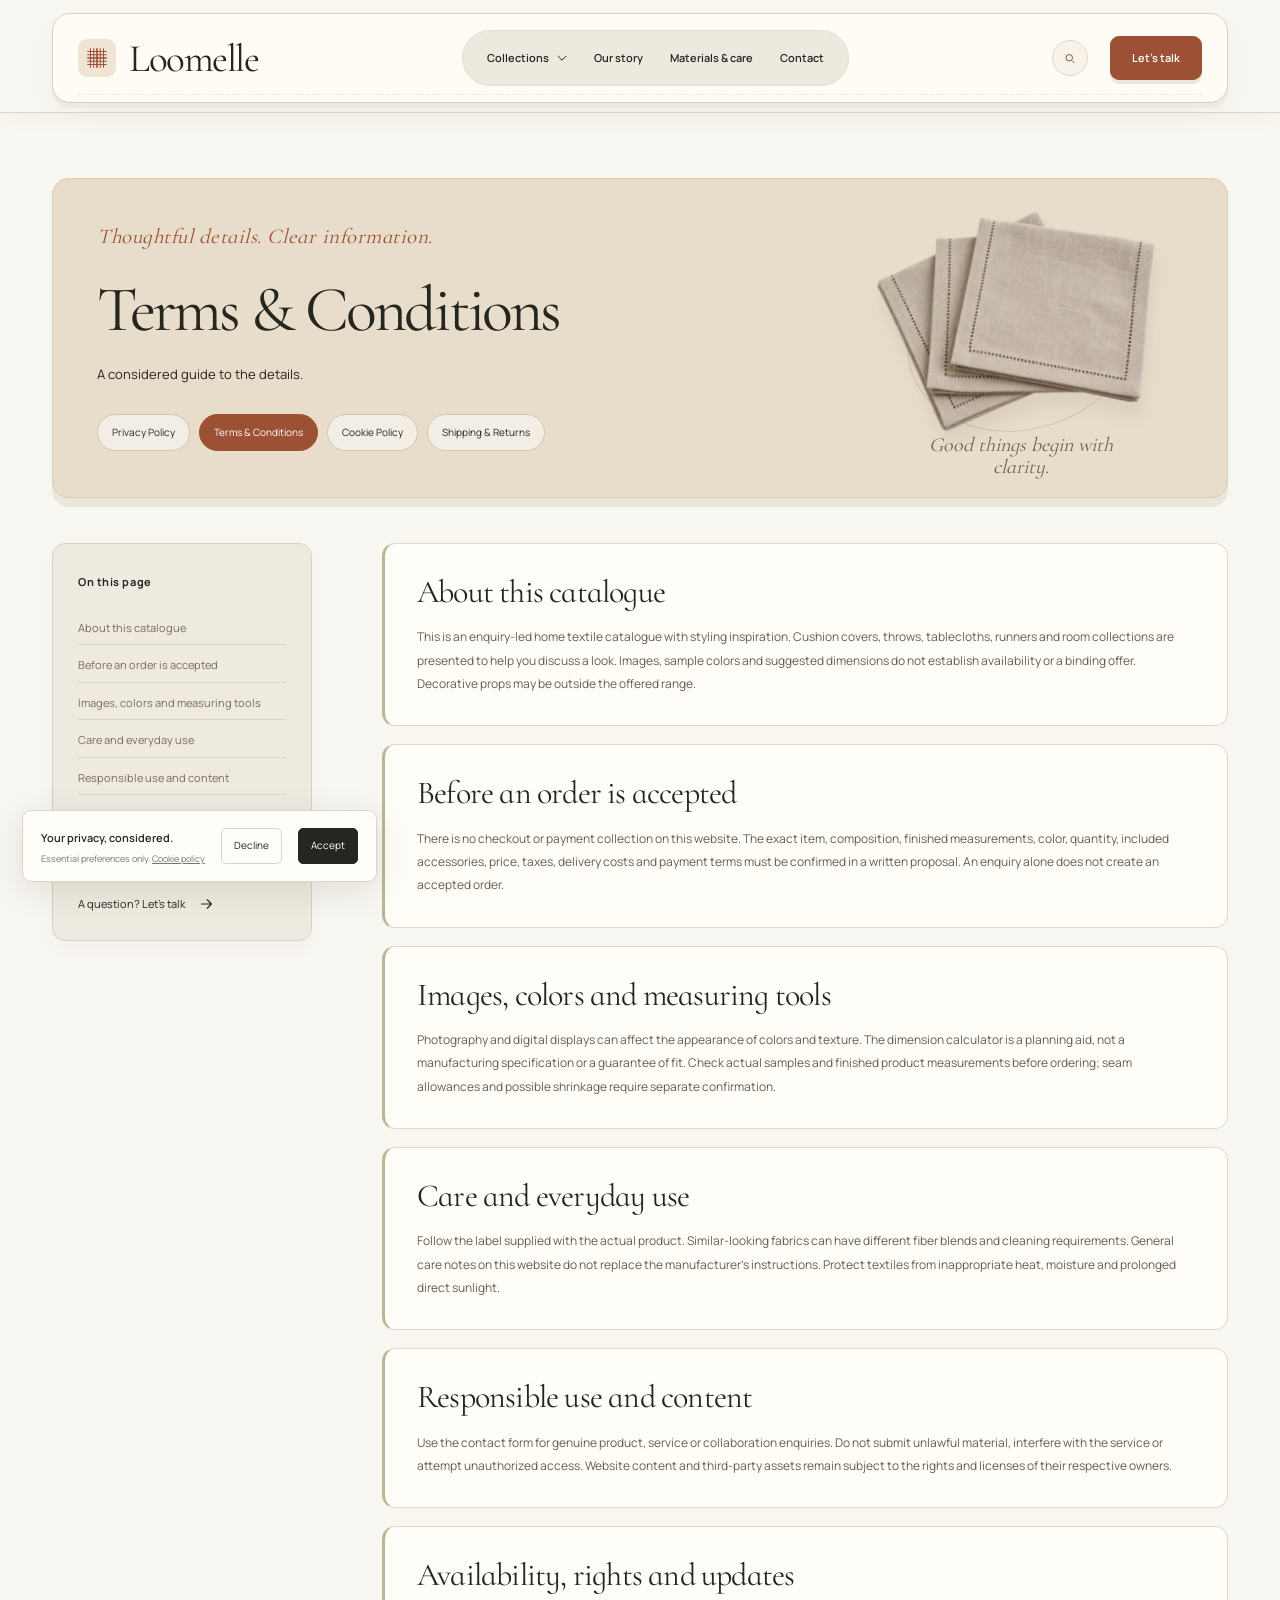
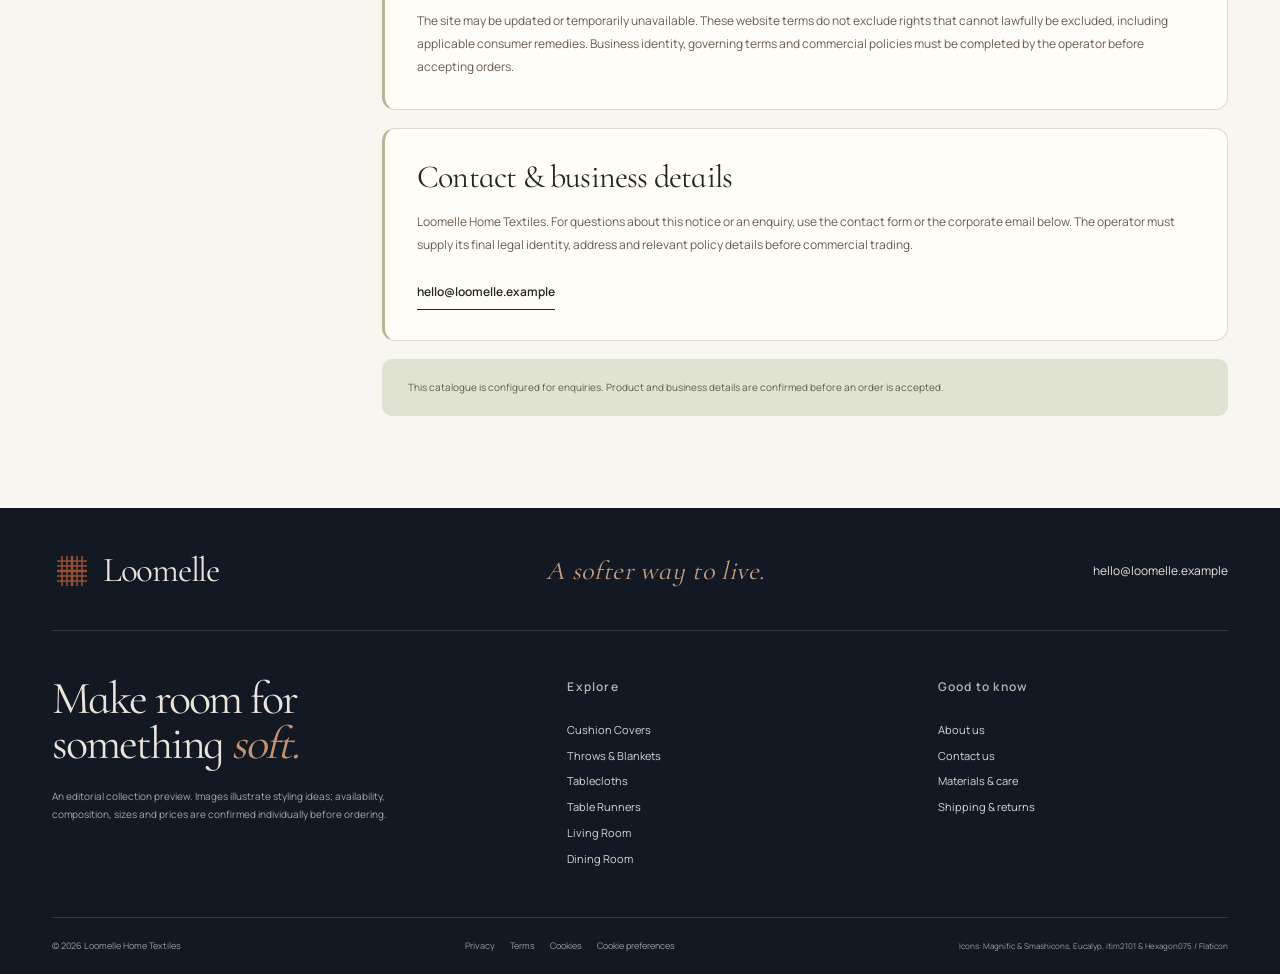
<file: terms.html>
<!doctype html><html lang="en"><head><meta charset="utf-8"><meta name="viewport" content="width=device-width,initial-scale=1"><title>Terms &amp; Conditions | Loomelle</title><meta name="description" content="Explore home textiles, beautifully considered colors and materials. Discover cushion covers, throws, blankets and table linens."><meta name="theme-color" content="#f6f3ed"><link rel="icon" href="assets/logo.svg"><link rel="stylesheet" href="assets/fonts.css"><link rel="stylesheet" href="assets/swiper.min.css"><link rel="stylesheet" href="style.css"><script src="config/config.js"></script><script defer src="assets/swiper.min.js"></script><script defer src="enhance.js"></script><script defer src="app.js"></script></head><body><a class="skip" href="#main">Skip to content</a><div id="page-thread" aria-hidden="true"><span></span></div><header id="header"></header><main id="main"></main><footer id="footer"></footer><div id="consent"></div><dialog id="search-dialog" aria-labelledby="search-title"><button class="dialog-close" aria-label="Close search">×</button><h2 id="search-title">Find your texture.</h2><label class="sr-only" for="search-input">Search collections, materials and pages</label><input id="search-input" type="search" placeholder="Try linen, cushions, care…" autocomplete="off"><div id="search-results" aria-live="polite"></div></dialog><dialog id="product-dialog" aria-label="Collection details"><button class="dialog-close" aria-label="Close details">×</button><div id="product-body"></div></dialog><noscript>Please enable JavaScript to explore the collections and use the contact form.</noscript></body></html>
</file>
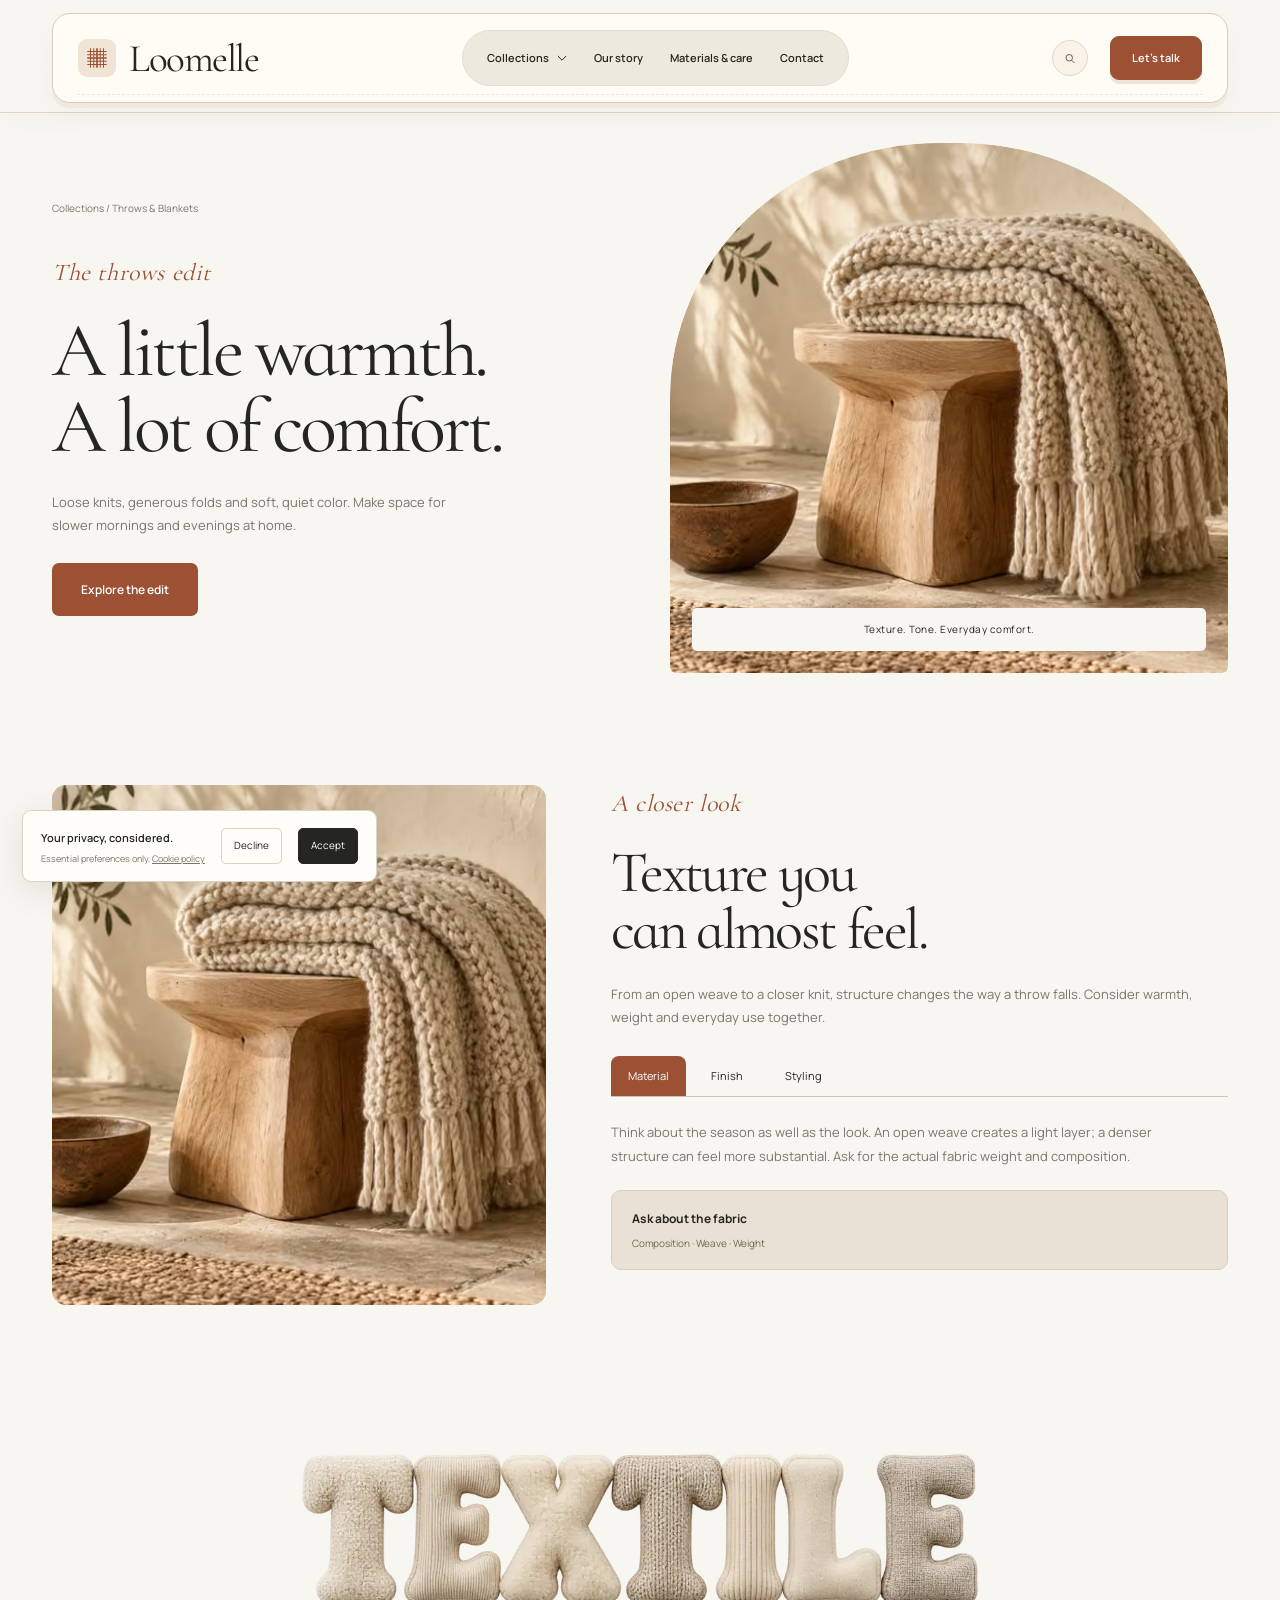
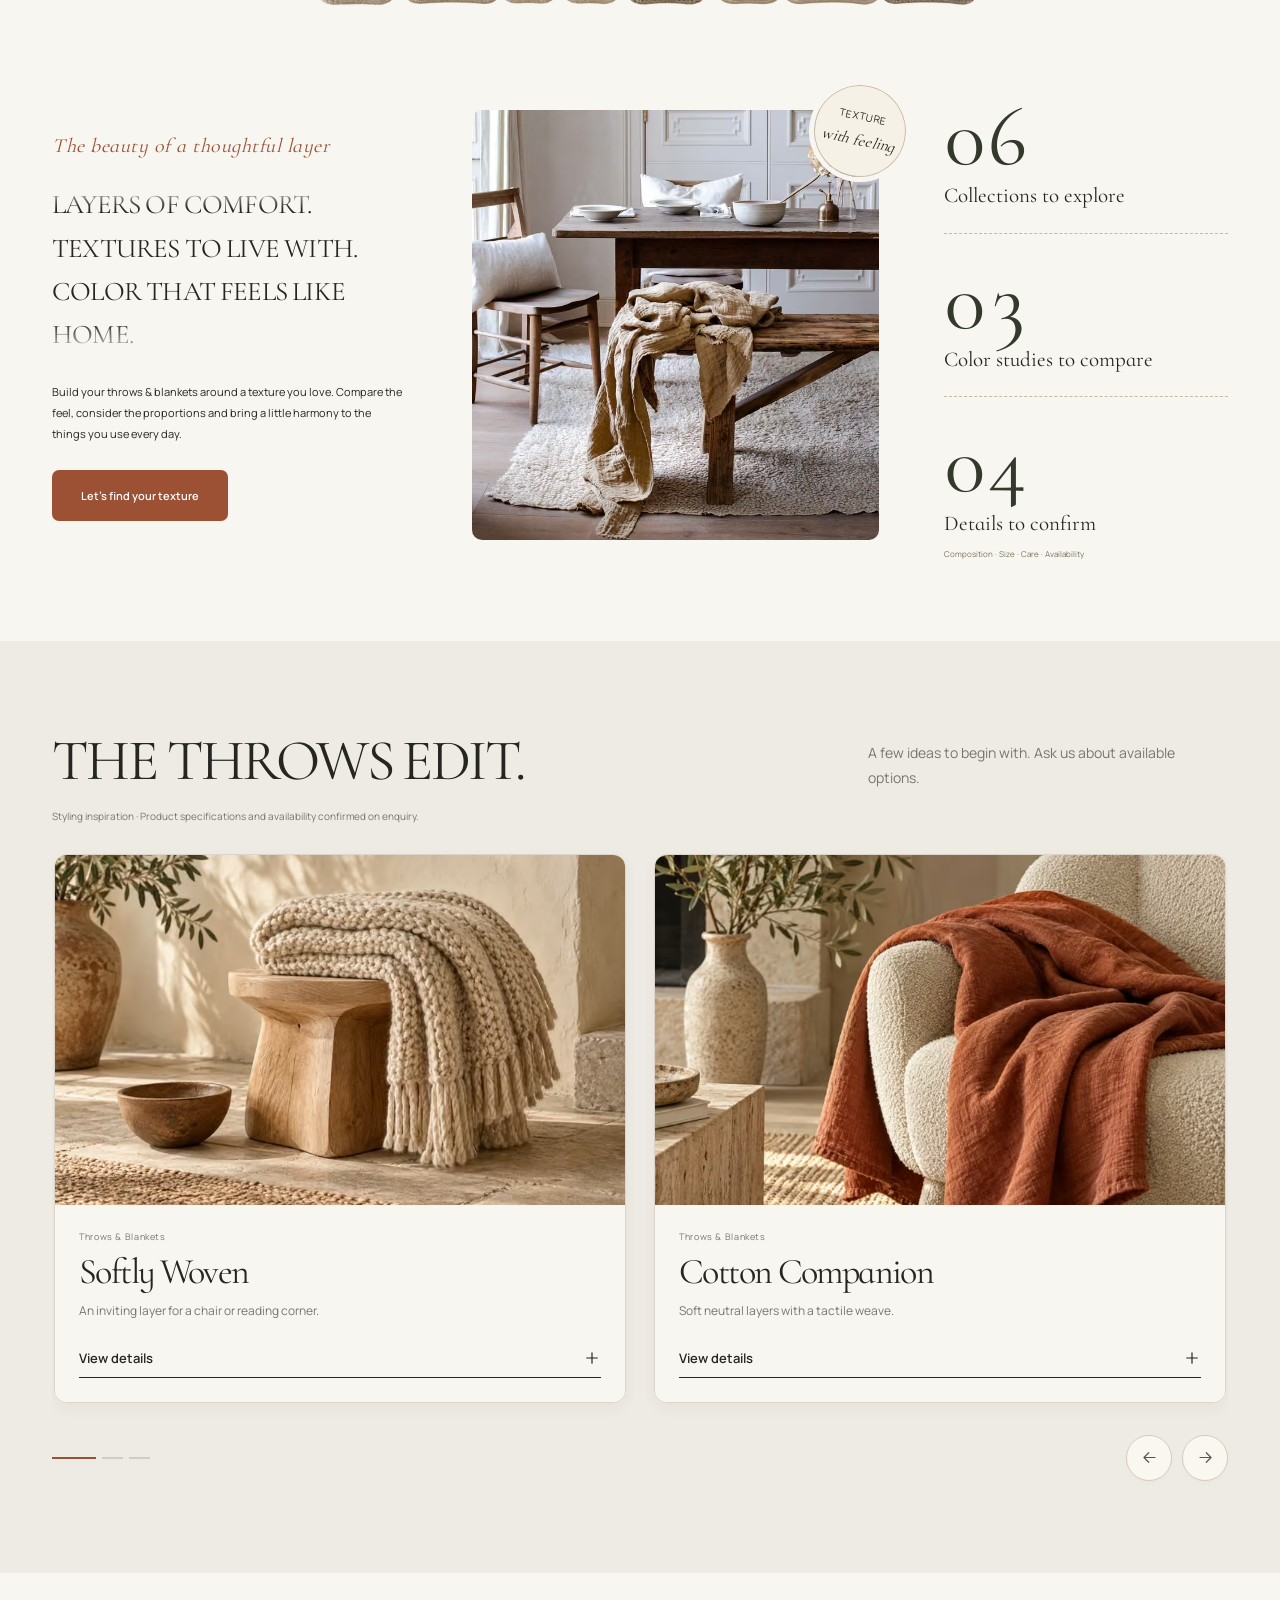
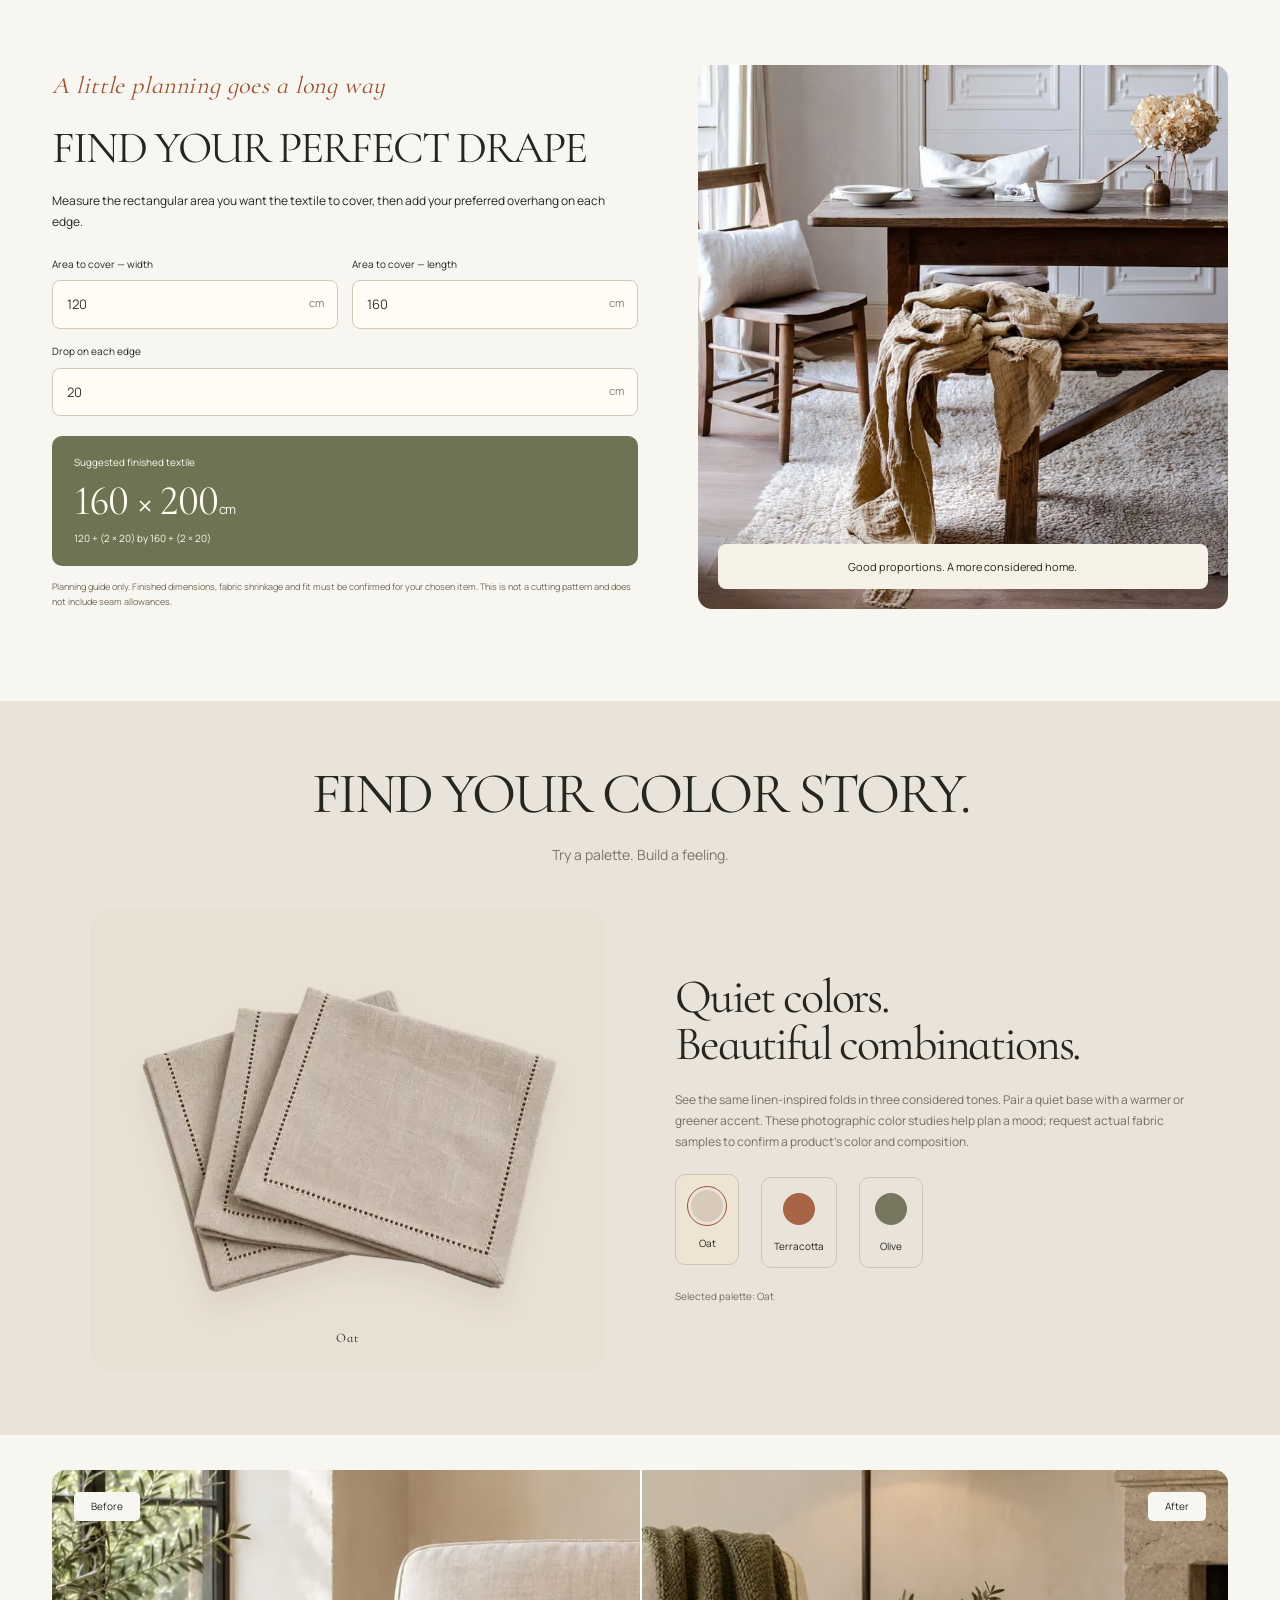
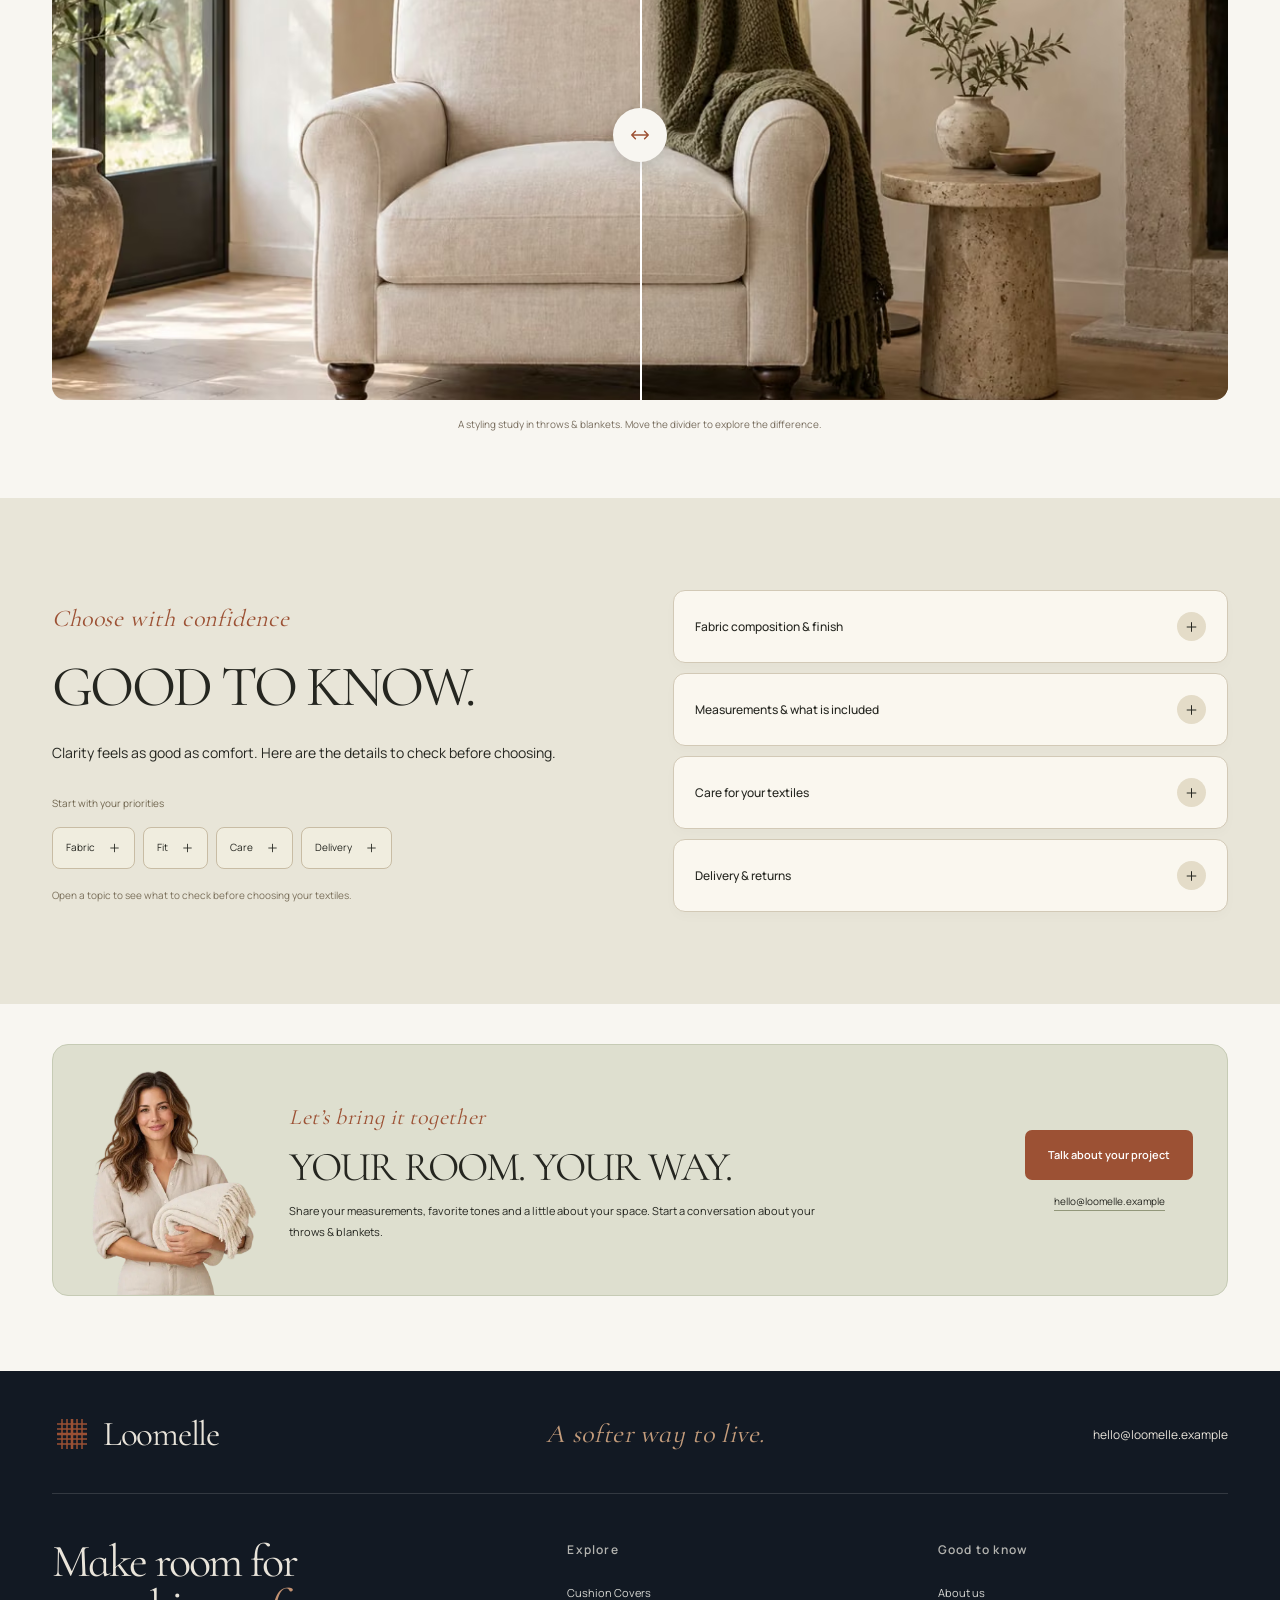
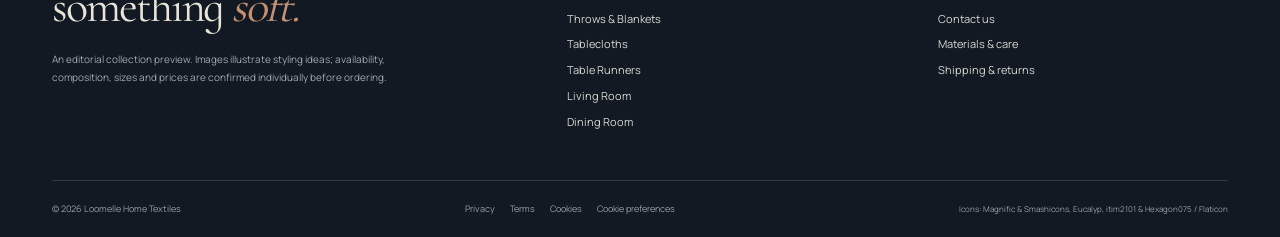
<file: throws-blankets.html>
<!doctype html><html lang="en"><head><meta charset="utf-8"><meta name="viewport" content="width=device-width,initial-scale=1"><title>Throws &amp; Blankets | Loomelle</title><meta name="description" content="Explore home textiles, beautifully considered colors and materials. Discover cushion covers, throws, blankets and table linens."><meta name="theme-color" content="#f6f3ed"><link rel="icon" href="assets/logo.svg"><link rel="stylesheet" href="assets/fonts.css"><link rel="stylesheet" href="assets/swiper.min.css"><link rel="stylesheet" href="style.css"><script src="config/config.js"></script><script defer src="assets/swiper.min.js"></script><script defer src="enhance.js"></script><script defer src="app.js"></script></head><body><a class="skip" href="#main">Skip to content</a><div id="page-thread" aria-hidden="true"><span></span></div><header id="header"></header><main id="main"></main><footer id="footer"></footer><div id="consent"></div><dialog id="search-dialog" aria-labelledby="search-title"><button class="dialog-close" aria-label="Close search">×</button><h2 id="search-title">Find your texture.</h2><label class="sr-only" for="search-input">Search collections, materials and pages</label><input id="search-input" type="search" placeholder="Try linen, cushions, care…" autocomplete="off"><div id="search-results" aria-live="polite"></div></dialog><dialog id="product-dialog" aria-label="Collection details"><button class="dialog-close" aria-label="Close details">×</button><div id="product-body"></div></dialog><noscript>Please enable JavaScript to explore the collections and use the contact form.</noscript></body></html>
</file>
<file: assets/fonts.css>
@font-face{font-family:'Cormorant Infant';font-style:normal;font-weight:300 700;font-display:swap;src:url('cormorant.woff2') format('woff2');}
@font-face{font-family:'Manrope';font-style:normal;font-weight:200 800;font-display:swap;src:url('manrope.woff2') format('woff2');}
</file>
<file: style.css>
:root{--ink:#252620;--muted:#77766f;--paper:#f8f6f1;--cream:#efebe4;--rust:#9c5134;--line:#d9d4c9;--night:#121923;--sample-color:#d8caba}*{box-sizing:border-box}html{scroll-behavior:smooth;scroll-padding-top:100px}body{margin:0;background:var(--paper);color:var(--ink);font-family:Manrope,Arial,sans-serif;font-size:14px;line-height:1.75;-webkit-font-smoothing:antialiased}button,input,textarea,select{font:inherit}a{color:inherit;text-decoration:none}button{cursor:pointer;color:inherit}button,a,input,textarea,select{-webkit-tap-highlight-color:transparent}button{background:none;border:0}img{display:block;max-width:100%;width:100%;object-fit:cover}h1,h2,h3,h4,p{margin:0}h1,h2,h3{font-family:'Cormorant Infant',Georgia,serif;font-weight:400;line-height:.99;letter-spacing:-.045em}h1{font-size:clamp(54px,6.9vw,110px)}h2{font-size:clamp(38px,4.5vw,68px)}h3{font-size:32px}h4{font-size:12px;font-weight:600;letter-spacing:.1em}em{font-weight:400;color:var(--rust)}p{max-width:590px}p+p{margin-top:18px}.container{width:calc(100% - 104px);max-width:1480px;margin:auto}.section{padding:92px 0;overflow:hidden}.section-heading{display:flex;align-items:flex-end;justify-content:space-between;gap:40px;margin-bottom:42px}.section-heading p{max-width:360px;color:var(--muted)}.section-heading.center{display:block;text-align:center}.center p{margin:20px auto 0;max-width:600px}.script{display:block;font-family:'Cormorant Infant',Georgia,serif;font-style:italic;font-size:24px;letter-spacing:.025em;color:var(--rust);margin-bottom:19px}.button{display:inline-flex;align-items:center;justify-content:center;background:var(--rust);color:#fff;padding:15px 28px;border-radius:7px;font-size:12px;font-weight:600;min-height:50px;border:1px solid transparent;transition:background .25s,transform .25s,box-shadow .25s}.button:hover{background:#7d3d27;transform:translateY(-2px);box-shadow:0 8px 16px #673d241a}.text-link{display:inline-flex;align-items:center;gap:22px;font-size:13px;font-weight:600;border-bottom:1px solid var(--ink);padding:7px 0;transition:color .2s}.text-link:hover{color:var(--rust)}.muted{color:var(--muted)}.split{display:grid;grid-template-columns:1fr 1fr;gap:90px;align-items:center}.split p{margin-top:25px}.split .button,.split .text-link{margin-top:25px}.stitch{width:220px;color:var(--rust)}.sr-only{position:absolute;width:1px;height:1px;padding:0;margin:-1px;overflow:hidden;clip:rect(0,0,0,0);white-space:nowrap;border:0}.skip{position:fixed;top:-100px;left:15px;background:var(--ink);color:white;padding:12px;z-index:100}.skip:focus{top:10px}:focus-visible{outline:2px solid var(--rust);outline-offset:5px}#header{position:sticky;top:0;background:#f8f6f1f5;border-bottom:1px solid var(--line);z-index:50;backdrop-filter:blur(10px)}.header-inner{height:86px;display:flex;align-items:center;justify-content:space-between;gap:25px}.brand{display:flex;align-items:center;gap:11px;font-family:'Cormorant Infant',Georgia,serif;font-size:35px;letter-spacing:-1.3px;line-height:1}.brand img{width:34px;height:34px}.header-inner nav{display:flex;gap:32px;align-items:center}.nav-link{font-size:12px;position:relative;padding:8px 0}.nav-link:after{content:'';height:1px;width:0;background:var(--rust);position:absolute;bottom:0;left:0;transition:width .3s}.nav-link:hover:after{width:100%}.header-actions{display:flex;align-items:center;gap:22px}.search-open{padding:8px;display:flex}.search-open svg{width:21px;height:21px;stroke:var(--ink);stroke-width:1.4}.header-cta{border-bottom:1px solid var(--ink);font-size:12px;padding:5px 0}.menu-toggle,.mobile-categories{display:none}.hero{padding:0}.hero-top{display:grid;grid-template-columns:1.2fr 1fr;min-height:630px;align-items:center;position:relative}.hero-copy{padding:70px 0 50px;position:relative;z-index:2}.hero h1{font-size:clamp(60px,6.6vw,106px);line-height:.93;letter-spacing:-.055em}.hero h1 em{font-style:normal}.hero-copy p{font-size:14px;color:var(--muted);margin:27px 0}.hero-copy .script{margin-bottom:26px}.hero-caption{display:flex;align-items:center;gap:12px;margin-top:37px;font-size:9px;letter-spacing:.14em}.tiny-line{width:35px;height:1px;background:var(--rust)}.hero-object{position:relative;height:590px;display:flex;align-items:center;justify-content:center;will-change:transform}.hero-object .bag{width:94%;height:550px;object-fit:contain;animation:bag-in 1.3s ease both}.hero-object:before{content:'';position:absolute;border:1px solid #d9cbb9;border-radius:50%;width:410px;height:410px;z-index:-1}.hero-note{position:absolute;bottom:50px;left:-2%;font-family:'Cormorant Infant',serif;font-size:20px;font-style:italic;line-height:1.1;transform:rotate(-6deg)}.hero-object .stitch{position:absolute;bottom:15px;right:10%;width:130px}.round-seal{position:absolute;right:-5px;top:35px;border:1px solid var(--line);border-radius:50%;width:108px;height:108px;text-align:center;font-size:8px;line-height:1.2;letter-spacing:.1em;display:flex;flex-direction:column;justify-content:center;background:var(--paper);transform:rotate(12deg)}.round-seal b{font-size:29px;color:var(--rust);line-height:.4}.hero-bottom{border-top:1px solid var(--line);border-bottom:1px solid var(--line);display:flex;justify-content:space-between;padding:20px 0;color:var(--muted);font-size:10px;letter-spacing:.07em}.collections{padding-top:84px}.collection-card{display:block;border-radius:10px;overflow:hidden;background:var(--cream);box-shadow:0 5px 10px #32281a07;transition:transform .35s,box-shadow .35s}.collection-card img{height:330px;transition:transform .8s}.collection-card>div{padding:22px 24px 25px;position:relative;background:var(--cream)}.collection-card h3{font-size:32px;margin-bottom:9px}.collection-card div>span{font-size:11px;display:flex;justify-content:space-between}.collection-card:hover{transform:translateY(-5px);box-shadow:0 12px 20px #32281a12}.collection-card:hover img{transform:scale(1.035)}.carousel{min-width:0}.swiper{padding:8px 2px 18px;overflow:hidden}.carousel-bottom{display:flex;align-items:center;justify-content:space-between;margin-top:14px;min-height:45px}.carousel .swiper-pagination{position:static;text-align:left;width:auto;display:flex;gap:6px}.swiper-pagination-bullet{width:21px;height:2px;border-radius:0;background:#a8a095;opacity:.4;margin:0!important}.swiper-pagination-bullet-active{background:var(--rust);opacity:1;width:44px}.slider-controls{display:inline-flex;align-items:center;gap:10px;flex-shrink:0}.slider-controls button{display:grid;place-items:center;flex:none;width:46px;height:46px;padding:0;border:1px solid #d5cbbb;border-radius:50%;background:#faf7f0;color:#625440;font-size:21px;line-height:1;box-shadow:inset 0 1px 0 #fffdf8,0 2px 5px #493b2305;transition:background .25s ease,color .25s ease,border-color .25s ease,box-shadow .25s ease,transform .25s ease}.slider-controls button .ui-icon{display:block;width:19px;height:19px;stroke-width:1.5;transition:transform .25s ease}.slider-controls button:focus-visible{outline:2px solid var(--rust);outline-offset:4px}.slider-controls button:active{transform:scale(.95);box-shadow:none}.slider-controls button:disabled,.slider-controls button.swiper-button-disabled{opacity:.35;cursor:default;box-shadow:none}.slider-controls button.swiper-button-lock{display:none}@media(hover:hover){.slider-controls button:not(:disabled):not(.swiper-button-disabled):hover{background:#eee5d7;color:var(--rust);border-color:#bca78b;box-shadow:0 3px 9px #493b230c}.slider-controls :is(.prev,.room-prev,.objects-prev):not(:disabled):not(.swiper-button-disabled):hover .ui-icon{transform:translateX(-2px)}.slider-controls :is(.next,.room-next,.objects-next):not(:disabled):not(.swiper-button-disabled):hover .ui-icon{transform:translateX(2px)}}@media(max-width:600px){.slider-controls{gap:8px}.slider-controls button{width:44px;height:44px}}@media(prefers-reduced-motion:reduce){.slider-controls button,.slider-controls button .ui-icon{transition:none}.slider-controls button:active,.slider-controls button:hover .ui-icon{transform:none}}.about{padding-top:45px}.about-grid{gap:120px}.cutout{position:relative}.cutout>img{height:440px;object-fit:contain}.cutout .stitch{position:absolute;bottom:0;right:0;width:160px}.about p{max-width:500px;color:var(--muted)}.value-row{display:flex;gap:24px;margin-top:35px;border-top:1px solid var(--line);padding-top:25px}.value-row>div{font-size:10px;display:flex;flex-direction:column;gap:12px}.value-row img{height:35px;width:35px;object-fit:contain;opacity:.7}.material-section{background:var(--night);color:#f6f1e8}.material-section .section-heading p{color:#b6b8bb}.material-tabs{display:flex;justify-content:center;gap:70px;margin:40px 0 30px;border-bottom:1px solid #ffffff30}.material-tabs button{padding:0 20px 15px;color:#bdbfc3;font-size:12px;border-bottom:2px solid transparent}.material-tabs button[aria-selected=true]{border-color:#b87553;color:#fff}.material-layout{display:grid;grid-template-columns:1.4fr 1fr;min-height:350px;gap:0}.material-photo{overflow:hidden}.material-photo img{height:100%;max-height:390px;transition:transform 1.5s}.material-photo:hover img{transform:scale(1.05)}.material-copy{padding:45px;background:#e9e3da;color:var(--ink)}.material-copy h3{font-size:38px;max-width:340px}.material-copy p{font-size:12px;margin:18px 0}.material-copy ul{padding-left:16px;font-size:11px;line-height:2}.material-copy .button{margin-top:8px;padding:10px 22px;min-height:43px}.before-after{height:470px;position:relative;border-radius:9px;overflow:hidden}.before-after>img,.after-image,.after-image img{position:absolute;inset:0;width:100%;height:100%;object-fit:cover}.after-image{clip-path:inset(0 0 0 var(--position))}.before-after input{position:absolute;inset:0;width:100%;height:100%;opacity:0;cursor:ew-resize;margin:0;z-index:5;touch-action:pan-y}.compare-line{position:absolute;left:var(--position);height:100%;top:0;width:2px;background:white;pointer-events:none}.compare-line>span{position:absolute;top:50%;left:0;transform:translate(-50%,-50%);background:var(--paper);color:var(--rust);border-radius:50%;height:54px;width:54px;display:grid;place-items:center;font-size:23px;box-shadow:0 3px 15px #0002}.comparison-label{position:absolute;top:22px;background:var(--paper);padding:6px 17px;border-radius:5px;font-size:10px}.before-label{left:22px}.after-label{right:22px}.before-after:focus-within{outline:2px solid var(--rust);outline-offset:4px}.color-stories{padding-top:15px;padding-bottom:0}.merge-gallery{display:grid;grid-template-columns:repeat(4,1fr);height:390px;position:relative;border-radius:9px;overflow:hidden}.merge-panel{position:relative;padding:0;overflow:hidden;border-right:2px solid var(--paper);text-align:left}.merge-panel:last-of-type{border:0}.merge-panel img{height:100%;transition:transform 1s}.merge-panel>span{position:absolute;left:0;right:0;bottom:0;z-index:3;padding:20px 18px;background:#eee7deed}.merge-panel small{font-size:10px}.merge-panel strong{display:block;font-family:'Cormorant Infant',serif;font-size:25px;font-weight:400;line-height:1.1;margin-top:4px}.merge-overlay{position:absolute;inset:0;background-image:var(--merge-image);background-size:cover;background-position:center;opacity:0;pointer-events:none;transition:opacity .65s;z-index:1}.merged .merge-overlay{opacity:1}.merged .merge-panel>span{background:#f4efe8e8}.merge-panel:after{content:'';position:absolute;right:0;top:0;bottom:0;width:1px;background:#fff5;z-index:3}.marquee{overflow:hidden;padding:54px 0 35px;color:var(--rust)}.marquee>div{display:flex;gap:42px;width:max-content;align-items:center;animation:marquee 38s linear infinite}.marquee span{font-family:'Cormorant Infant',serif;font-size:60px;line-height:1.2;white-space:nowrap;letter-spacing:-.03em}.marquee b{font-size:30px;font-weight:400}.marquee:hover>div{animation-play-state:paused}.room-details{background:#eee9e1;margin-top:38px}.hotspot-scene{position:relative;border-radius:9px}.hotspot-scene>img{height:470px;border-radius:9px}.hotspot{position:absolute;padding:0;width:33px;height:33px;transform:translate(-50%,-50%);z-index:2}.hotspot>span:first-child{display:grid;place-items:center;background:var(--paper);border:5px solid #ffffff70;background-clip:padding-box;border-radius:50%;height:33px;width:33px;font-size:22px;color:var(--rust);box-shadow:0 0 0 5px #ffffff35}.hotspot-tip{position:absolute;bottom:45px;left:50%;transform:translate(-50%,8px);background:var(--paper);width:200px;padding:16px;border-radius:7px;font-size:11px;text-align:left;line-height:1.6;box-shadow:0 6px 24px #0002;opacity:0;visibility:hidden;transition:.25s}.hotspot-tip strong{font-family:'Cormorant Infant',serif;font-size:22px;line-height:1;display:block;margin-bottom:8px}.hotspot:hover,.hotspot:focus-visible,.hotspot[aria-expanded=true]{z-index:6}.hotspot:hover .hotspot-tip,.hotspot:focus-visible .hotspot-tip,.hotspot[aria-expanded=true] .hotspot-tip{opacity:1;visibility:visible;transform:translate(-50%,0)}.accordion{width:100%}.accordion-item{border-bottom:1px solid var(--line)}.accordion-trigger{width:100%;display:flex;gap:25px;align-items:center;justify-content:space-between;text-align:left;padding:23px 0;font:500 13px Manrope,sans-serif;line-height:1.5}.plus{width:15px;height:15px;position:relative;flex-shrink:0}.plus:before,.plus:after{content:'';position:absolute;top:7px;left:0;width:15px;height:1px;background:var(--ink);transition:transform .35s}.plus:after{transform:rotate(90deg)}[aria-expanded=true] .plus:after{transform:rotate(0)}[aria-expanded=true].accordion-trigger{color:var(--rust)}.accordion-content{display:grid;grid-template-rows:0fr;transition:grid-template-rows .4s ease}.accordion-content>div{overflow:hidden}.accordion-content.open{grid-template-rows:1fr}.accordion-content p{font-size:12px;color:var(--muted);margin:0 0 22px!important}.swatch-row{display:grid;grid-template-columns:repeat(6,1fr);gap:30px;max-width:1000px;margin:70px auto 0}.swatch{display:flex;flex-direction:column;align-items:center;gap:15px;padding:0;font-family:'Cormorant Infant',serif;font-size:18px}.swatch img{height:83px;width:83px;border-radius:50%;transition:transform .4s,outline .2s}.swatch:hover img{transform:translateY(-7px)}.swatch.selected img{outline:1px solid var(--rust);outline-offset:5px}.swatch-info{text-align:center;margin:25px auto 0!important;max-width:700px;min-height:24px;font-size:12px;color:var(--muted)}.contact{background:#eee9e1}.contact-intro{max-width:960px;margin:0 auto 60px;text-align:center}.contact-intro h2{font-size:60px}.contact-intro p{margin:25px auto 0;max-width:920px;font-size:12px;line-height:1.9;color:#66635e}.contact-grid{display:grid;grid-template-columns:.85fr 1.15fr;gap:90px;padding-top:50px;border-top:1px solid #d4cbc0}.contact-grid h3{font-size:49px;line-height:1.05}.contact-grid .stitch{display:block;margin-top:20px;width:150px}.email-link{display:inline-block;margin-top:25px;font-size:14px;border-bottom:1px solid var(--ink)}.contact-form label{display:block;font-size:11px;line-height:1.4}.contact-form input:not([type=checkbox]),.contact-form textarea,.contact-form select{display:block;width:100%;padding:13px 0;background:transparent;border:0;border-bottom:1px solid #bdb5aa;border-radius:0;margin-top:4px;margin-bottom:23px;font-size:13px;outline-offset:3px;color:var(--ink)}.contact-form select{cursor:pointer}.contact-form textarea{resize:vertical;min-height:90px}.form-row{display:grid;grid-template-columns:1fr 1fr;gap:30px}.contact-form .check{display:flex;gap:11px;align-items:flex-start;font-size:10px;color:var(--muted)}.check input{accent-color:var(--rust);margin-top:2px}.check a{text-decoration:underline}.form-submit{display:flex;gap:25px;align-items:center;margin-top:25px}.form-submit>span{font-size:10px;color:var(--muted);line-height:1.6}.form-status{font-size:12px;margin-top:16px;line-height:1.6;color:#a33720}.form-status.success{color:#3d6c45}.honey{position:absolute;left:-10000px;width:1px;height:1px;overflow:hidden}button:disabled{opacity:.6;cursor:wait}#footer{background:var(--night);color:#e9e4da;padding:40px 0 20px}.footer-top{display:flex;justify-content:space-between;align-items:center;padding-bottom:36px;border-bottom:1px solid #ffffff23}.footer-top .script{margin:0;color:#c59d7c;font-size:26px}.footer-top>a:last-child{font-size:12px}.footer-main{display:grid;grid-template-columns:1.5fr 1fr 1fr;gap:80px;padding:45px 0}.footer-main h3{font-size:46px}.footer-main em{color:#c39272}.footer-main p{font-size:10px;line-height:1.8;color:#a3a7aa;margin-top:20px;max-width:350px}.footer-main h4{margin-bottom:20px;color:#b4b4b0}.footer-main>div>a{display:block;font-size:11px;line-height:2.35;color:#d7d7d3}.footer-main>div>a:hover{color:#d3a17e}.footer-bottom{display:flex;justify-content:space-between;gap:20px;align-items:center;border-top:1px solid #ffffff23;padding-top:20px;font-size:9px;color:#999da2}.footer-bottom>div{display:flex;gap:15px}.footer-bottom button{font-size:9px;padding:0;color:inherit}.footer-bottom small{font-size:8px}.consent-card{position:fixed;bottom:18px;left:22px;background:#fffdf8;z-index:80;box-shadow:0 8px 35px #2921121c;border:1px solid var(--line);border-radius:9px;padding:14px 18px;display:flex;align-items:center;gap:16px;max-width:calc(100% - 44px)}.consent-card strong{font-size:11px;font-weight:600}.consent-card p{font-size:9px;color:var(--muted);margin-top:2px}.consent-card a{text-decoration:underline}.consent-card button{font-size:10px;padding:8px 12px;border:1px solid var(--line);border-radius:5px}.consent-card button:last-child{background:var(--ink);color:white;border-color:var(--ink)}dialog{border:1px solid var(--line);border-radius:12px;background:var(--paper);color:var(--ink);padding:50px;max-width:calc(100vw - 36px);width:800px;max-height:88vh;overflow:auto}dialog::backdrop{background:#12192380;backdrop-filter:blur(4px)}.dialog-close{position:absolute;top:12px;right:17px;font-size:28px;line-height:1;padding:8px}.dialog-close:hover{color:var(--rust)}dialog h2{font-size:48px}#search-input{width:100%;border:0;border-bottom:1px solid var(--line);background:transparent;padding:18px 0;font-size:17px;margin:20px 0}#search-results a{display:flex;justify-content:space-between;align-items:center;padding:13px 0;border-bottom:1px solid var(--line);font-size:13px;gap:15px}#search-results a>span:last-child{font-size:10px;color:var(--rust)}.product-modal-grid{display:grid;grid-template-columns:1fr 1fr;gap:30px;align-items:center}.product-modal-grid>img{height:460px;border-radius:6px}.product-modal-grid h2{font-size:40px}.product-modal-grid p{font-size:12px;margin:15px 0}.product-modal-grid dl{font-size:10px;line-height:1.5}.product-modal-grid dt{font-weight:700;margin-top:12px}.product-modal-grid dd{margin:4px 0 0;color:var(--muted)}.product-modal-grid .button{font-size:11px;margin-top:16px}#product-dialog{width:940px}#page-thread{position:fixed;inset:0;z-index:150;background:var(--paper);pointer-events:none;opacity:0;transition:opacity .25s;display:grid;place-items:center}#page-thread span{width:140px;height:3px;background:var(--rust);transform:scaleX(0);transition:transform .25s}body.leaving #page-thread{opacity:1}body.leaving #page-thread span{transform:scaleX(1)}.service-hero{padding:0}.service-hero>.container{display:grid;grid-template-columns:1fr 1fr;min-height:590px;gap:60px;align-items:center}.service-hero-copy{padding:60px 0}.breadcrumb{display:block;font-size:10px;color:var(--muted);margin-bottom:35px}.service-hero h1{font-size:clamp(55px,6vw,88px);line-height:.98}.service-hero p{max-width:430px;margin:27px 0;color:var(--muted);font-size:13px}.service-hero-image{height:530px;position:relative;border-radius:10px;overflow:hidden;margin:30px 0}.service-hero-image>img{height:100%;width:100%;object-fit:cover}.image-tag{position:absolute;bottom:22px;left:22px;right:22px;background:var(--paper);padding:13px 20px;text-align:center;font-size:10px;letter-spacing:.05em;border-radius:5px}.service-throw .service-hero-image{border-radius:48% 48% 6px 6px;height:530px}.service-table>.container{grid-template-columns:1.05fr 1fr}.service-table .service-hero-image{height:490px}.service-runner{background:#eee9e1}.service-runner .service-hero-image{height:490px}.service-room>.container{grid-template-columns:1fr 1.2fr}.service-room .service-hero-image{height:520px}.service-dining>.container{grid-template-columns:1fr 1.1fr}.service-dining .service-hero-image{border-radius:6px 90px 6px 6px}.editorial-section{padding:80px 0}.editorial-grid{display:grid;grid-template-columns:.8fr 1fr;gap:110px;align-items:center;max-width:1180px;margin:auto}.editorial-image{height:400px;border-radius:8px;overflow:hidden}.editorial-image img{height:100%}.editorial-image img.contain{object-fit:contain}.editorial-grid h2{font-size:58px}.editorial-grid p{font-size:13px;color:var(--muted);margin-top:24px}.feature-lines{margin-top:26px}.feature-lines>div{display:flex;justify-content:space-between;border-bottom:1px solid var(--line);padding:12px 0;font-size:11px;gap:15px}.feature-lines b{font-weight:500}.feature-lines span{color:var(--muted)}.editorial-grid .stitch{width:120px;height:50px;margin-top:15px}.product-section{background:#eeebe5}.product-card{border-radius:10px;overflow:hidden;background:var(--paper);box-shadow:0 6px 15px #31291f0b;display:flex;flex-direction:column}.product-card>img{height:370px;transition:transform .7s}.product-card:hover>img{transform:scale(1.025)}.product-card>div{padding:25px 28px;position:relative;background:var(--paper)}.product-type{font-size:9px;color:var(--muted);letter-spacing:.07em}.product-card h3{font-size:36px;margin:10px 0}.product-card p{font-size:12px;color:var(--muted);min-height:22px}.product-card .text-link{display:flex;width:100%;justify-content:space-between;margin-top:18px}.catalog-note{font-size:10px;color:var(--muted);margin:0 0 20px;max-width:none}.product-section .section-heading{margin-bottom:18px}.size-section .split{gap:100px}.size-section h2{max-width:580px}.measure-list{list-style:none;padding:0;margin:25px 0}.measure-list li{font-size:12px;padding:13px 0 13px 23px;border-bottom:1px solid var(--line);position:relative}.measure-list li:before{content:'+';position:absolute;left:0;color:var(--rust)}.size-pills{display:flex;flex-wrap:wrap;gap:9px;margin-top:15px}.size-pills span{font-size:10px;padding:8px 14px;border:1px solid var(--line);border-radius:5px}.measurement{padding:45px 15px;background:#e9e4db;border-radius:9px}.measure-drawing{width:100%;color:#807567;max-height:310px}.measure-drawing text{font-family:Manrope,sans-serif;font-size:12px;letter-spacing:.1em}.measurement p{text-align:center;font-family:'Cormorant Infant',serif;font-style:italic;font-size:22px;margin:10px auto 0;color:#71665a}.palette-section{background:#e9e3da;padding:65px 0}.palette-layout{display:grid;grid-template-columns:1fr 1fr;gap:70px;align-items:center;max-width:1100px;margin:auto}.palette-visual{height:320px;position:relative;perspective:800px}.fabric-square{position:absolute;left:25%;top:10%;height:220px;width:220px;border:1px solid #ffffff75;box-shadow:8px 12px 0 #463c2a0b;border-radius:10px;transition:background .55s,transform .6s}.fabric-square:after{content:'';position:absolute;inset:12px;border:1px dashed #ffffff80;border-radius:6px}.fabric-square.back{background:#efece4;transform:translate(-50px,-4px) rotate(-18deg)}.fabric-square.middle{background:#b5a99b;transform:translate(0,10px) rotate(-1deg)}.fabric-square.front{background:var(--sample-color);transform:translate(50px,25px) rotate(14deg)}.palette-visual:hover .front{transform:translate(62px,20px) rotate(20deg)}.palette-caption{position:absolute;bottom:0;text-align:center;width:100%;font-family:'Cormorant Infant',serif;font-size:23px}.palette-info h3{font-size:42px}.palette-info p{font-size:12px;color:#746f66;margin-top:20px}.palette-buttons{display:flex;gap:22px;margin-top:25px}.palette-buttons button{display:flex;flex-direction:column;align-items:center;gap:10px;padding:5px;font-size:10px}.palette-buttons button>span{width:38px;height:38px;border-radius:50%;border:3px solid #e9e3da;outline:1px solid transparent;transition:outline .3s}.palette-buttons [aria-pressed=true]>span{outline-color:var(--rust)}.palette-status{font-size:10px!important}.collection-guide .split{align-items:start}.care-symbols{display:flex;gap:20px;margin-top:35px}.care-symbols svg{width:62px;height:50px;stroke:#9a8c79;stroke-width:1.2;fill:none}.collection-guide .catalog-note{max-width:350px;font-size:10px;margin-top:15px}.enquiry-section{background:var(--night);color:#eee8de}.enquiry-inner{display:grid;grid-template-columns:1fr .4fr;gap:60px;align-items:center}.enquiry-inner>div:first-child{position:relative}.enquiry-inner .stitch{position:absolute;right:0;top:-30px;width:140px;color:#ac866b}.enquiry-inner .script{color:#c6a58b}.enquiry-inner p{font-size:12px;margin:25px 0;color:#bcbfbe}.collection-nav{border-left:1px solid #ffffff30;padding-left:50px;display:flex;flex-direction:column;gap:15px}.collection-nav>span{font-size:10px;color:#a9adb0;margin-bottom:15px}.collection-nav .text-link{border-color:#ffffff30;max-width:260px;font-family:'Cormorant Infant',serif;font-size:27px;font-weight:400}.information{min-height:70vh}.policy-heading{text-align:center;margin:20px auto 70px}.policy-heading h1{font-size:70px}.policy-heading p{margin:20px auto;color:var(--muted)}.policy-content{max-width:800px;margin:auto}.policy-content article{border-top:1px solid var(--line);padding:25px 0}.policy-content h2{font-size:33px;letter-spacing:-.025em;margin-bottom:18px}.policy-content p{font-size:13px;max-width:none;color:#6e6b63}.policy-content a{text-decoration:underline}.material-guide-grid{display:grid;grid-template-columns:repeat(3,1fr);gap:25px;margin-top:55px}.material-guide-grid article{padding:35px;background:var(--cream);border-radius:10px}.material-letter{display:block;font-family:'Cormorant Infant',serif;font-size:90px;color:#b7aa96;line-height:1.1}.material-guide-grid h3{font-size:40px}.material-guide-grid p,.material-guide-grid ul{font-size:12px;margin-top:20px;color:var(--muted)}.care-guide-text{max-width:800px;margin:80px auto 30px}.care-guide-text h2{font-size:48px}.care-guide-text>p{margin:20px 0 30px;color:var(--muted);font-size:13px}.information>.container>.button{display:table;margin:30px auto 0}@keyframes marquee{to{transform:translateX(-25%)}}@keyframes bag-in{from{opacity:0;transform:translateY(20px) rotate(3deg)}to{opacity:1;transform:none}}@media(min-width:1700px){.hero-top{min-height:700px}.hero-object{height:640px}.hero-object .bag{height:620px}}@media(max-width:1100px){.container{width:calc(100% - 56px)}.header-inner nav{gap:20px}.header-actions{gap:15px}.hero-top{min-height:570px}.hero-object{height:500px}.hero-object .bag{height:460px}.hero h1{font-size:70px}.hero-object:before{width:330px;height:330px}.round-seal{height:88px;width:88px;right:0}.hero-note{bottom:30px}.split{gap:45px}.about-grid{gap:40px}.section{padding:70px 0}.hero{padding:0}.contact-grid{gap:45px}.footer-main{gap:40px}.section-heading h2{font-size:54px}.collection-card img{height:300px}.material-copy{padding:30px}.service-hero{padding:0}.service-hero>.container{gap:35px;min-height:550px}.service-hero h1{font-size:66px}.service-hero-image{height:480px!important}.editorial-grid{gap:60px}.editorial-grid h2{font-size:52px}.palette-layout{gap:35px}.fabric-square{left:20%;width:190px;height:210px}.enquiry-inner{gap:30px}.contact-intro h2{font-size:54px}.footer-bottom{flex-wrap:wrap}}
@media(max-width:900px){.container{width:calc(100% - 44px)}.header-inner{height:76px}.header-inner nav{position:fixed;top:76px;left:0;right:0;height:calc(100dvh - 76px);background:var(--paper);display:flex;flex-direction:column;justify-content:center;gap:15px;padding:30px;overflow:auto;visibility:hidden;opacity:0;transform:translateY(-12px);transition:opacity .3s,transform .3s,visibility .3s}.header-inner nav .nav-link{font-family:'Cormorant Infant',serif;font-size:32px;padding:4px}.mobile-categories{display:grid;grid-template-columns:1fr 1fr;gap:12px 25px;margin-top:15px;padding-top:20px;border-top:1px solid var(--line);text-align:center;font-size:11px}.menu-open #navigation{visibility:visible;opacity:1;transform:none}.menu-open{overflow:hidden}.menu-toggle{display:flex;width:34px;height:34px;flex-direction:column;justify-content:center;gap:6px;padding:5px}.menu-toggle span{display:block;height:1px;width:23px;background:var(--ink);transition:transform .3s}.menu-open .menu-toggle span:first-child{transform:translateY(3.5px) rotate(45deg)}.menu-open .menu-toggle span:last-child{transform:translateY(-3.5px) rotate(-45deg)}.header-cta{display:none}.hero-top{grid-template-columns:1fr 1fr;min-height:490px}.hero-copy{padding:45px 0}.hero h1{font-size:58px}.hero-copy .script{font-size:21px}.hero-object{height:420px}.hero-object .bag{height:380px}.hero-object:before{width:270px;height:270px}.hero-note{font-size:16px;left:5%;bottom:5px}.hero-caption{font-size:8px;letter-spacing:.06em;gap:7px}.hero-object .stitch{width:100px;bottom:0}.round-seal{width:76px;height:76px;font-size:6px;top:0}.section-heading h2{font-size:46px}.split{grid-template-columns:1fr;gap:38px;text-align:center}.split p{margin-left:auto;margin-right:auto}.about-grid .cutout{order:2}.cutout>img{height:320px}.about p{max-width:620px}.value-row{justify-content:center}.value-row>div{align-items:center}.material-layout{grid-template-columns:1fr 1fr}.material-copy{padding:26px}.material-copy h3{font-size:30px}.material-photo img{max-height:none}.before-after{height:420px}.merge-gallery{height:350px}.merge-panel strong{font-size:21px}.merge-panel>span{padding:15px 12px}.merge-panel small{font-size:8px}.hotspot-scene{max-width:680px;width:100%;margin:auto}.hotspot-scene>img{height:430px}.accordion{text-align:left;max-width:680px;margin:auto}.swatch-row{gap:15px}.swatch img{height:66px;width:66px}.swatch{font-size:16px}.contact-grid{grid-template-columns:1fr;gap:40px}.contact-grid>div{text-align:center}.contact-grid h3{font-size:44px}.contact-grid h3 br:last-child{display:none}.contact-grid .stitch{display:none}.contact-form{max-width:680px;width:100%;margin:auto}.contact-intro{margin-bottom:35px}.footer-top{gap:20px;flex-wrap:wrap}.footer-main{grid-template-columns:1.3fr 1fr 1fr;gap:25px}.footer-main h3{font-size:39px}.footer-top .script{font-size:23px}.service-hero>.container{gap:25px;min-height:490px}.service-hero h1{font-size:58px}.service-hero-image{height:420px!important}.service-hero-copy{padding:35px 0}.service-hero p{font-size:12px}.service-hero .script{font-size:22px}.breadcrumb{margin-bottom:22px}.editorial-grid{gap:45px}.editorial-grid h2{font-size:42px}.editorial-image{height:350px}.size-section .split{gap:35px}.size-section h2{margin:auto}.measure-list{max-width:600px;margin:25px auto;text-align:left}.size-pills{justify-content:center}.measurement{max-width:600px;width:100%;margin:auto}.palette-layout{gap:25px}.fabric-square{left:20%;width:155px;height:190px;top:16%}.palette-info h3{font-size:37px}.care-symbols{justify-content:center}.collection-guide .catalog-note{max-width:600px}.enquiry-inner{grid-template-columns:1fr;text-align:center}.enquiry-inner p{margin:25px auto}.enquiry-inner .stitch{display:none}.collection-nav{flex-direction:row;justify-content:center;flex-wrap:wrap;border-left:0;border-top:1px solid #ffffff30;padding:25px 0 0;margin-top:20px;gap:20px}.collection-nav>span{width:100%;margin:0}.material-guide-grid{gap:15px}.material-guide-grid article{padding:22px}}
@media(max-width:600px){body{font-size:13px}.container{width:calc(100% - 36px)}.section{padding:55px 0}h2{font-size:40px}h3{font-size:30px}.brand{font-size:32px}.brand img{width:30px;height:30px}.header-inner{height:69px}.header-inner nav{top:69px;height:calc(100dvh - 69px)}.header-actions{gap:10px}.hero{padding-top:0;padding-bottom:0}.hero-top{display:flex;flex-direction:column;text-align:center;min-height:auto}.hero-copy{padding:40px 0 0;width:100%}.hero h1{font-size:clamp(46px,11.8vw,70px);line-height:.97}.hero-copy .script{font-size:21px;margin-bottom:18px}.hero-copy p{margin:22px auto;font-size:12px}.hero-caption{justify-content:center;margin-top:23px;font-size:7px}.hero-object{height:330px;width:100%;max-width:390px;transform:none!important;margin-top:10px}.hero-object .bag{height:320px;width:95%}.hero-object:before{width:260px;height:260px}.hero-note{bottom:22px;left:0;font-size:15px}.hero-object .stitch{width:90px;bottom:5px;right:0}.round-seal{right:1%;top:25px;width:70px;height:70px}.hero-bottom{padding:15px 0;font-size:8px;gap:12px;justify-content:center;text-align:center}.hero-bottom>span:nth-child(2){display:none}.section-heading{display:block;text-align:center;margin-bottom:25px}.section-heading h2{font-size:40px}.section-heading p{margin:18px auto 0;max-width:330px;font-size:12px}.collection-card img{height:315px}.collection-card>div{padding:20px}.collection-card h3{font-size:33px}.carousel-bottom{margin-top:4px}.about-grid{gap:30px}.about h2{font-size:43px}.about p{font-size:12px;margin-top:20px}.value-row{gap:27px}.value-row>div{font-size:9px;gap:9px}.value-row img{height:30px;width:30px}.cutout>img{height:260px}.cutout .stitch{width:100px}.material-tabs{gap:15px;margin:28px 0 22px}.material-tabs button{padding:0 18px 12px;font-size:11px}.material-layout{grid-template-columns:1fr}.material-photo{height:230px}.material-copy{padding:30px;text-align:center}.material-copy h3{font-size:35px;margin:auto}.material-copy ul{text-align:left;max-width:210px;margin:20px auto}.material-copy p{max-width:340px;margin:18px auto}.before-after{height:320px}.comparison-label{top:15px;font-size:9px;padding:4px 11px}.before-label{left:12px}.after-label{right:12px}.compare-line>span{width:44px;height:44px}.merge-gallery{height:330px;grid-template-columns:repeat(4,1fr)}.merge-panel>span{padding:12px 5px;min-height:80px;text-align:center}.merge-panel strong{font-size:17px;line-height:1.05;letter-spacing:-.02em}.merge-panel small{font-size:7px;line-height:1.1;display:block}.marquee{padding:35px 0 0}.marquee>div{gap:25px}.marquee span{font-size:43px}.marquee b{font-size:24px}.room-details{margin-top:0}.hotspot-scene>img{height:350px}.hotspot-tip{width:160px;padding:13px;font-size:10px}.hotspot-tip strong{font-size:20px}.hotspot:last-child .hotspot-tip{transform:translate(-75%,0)}.accordion-trigger{font-size:12px;padding:20px 0}.accordion-content p{font-size:11px}.swatch-row{grid-template-columns:repeat(3,1fr);gap:25px 15px;margin-top:40px}.swatch img{width:66px;height:66px}.swatch-info{font-size:10px;min-height:36px}.contact-intro h2{font-size:39px;letter-spacing:-.04em}.contact-intro p{font-size:11px;line-height:1.85;margin-top:22px}.contact-grid{padding-top:30px;gap:30px}.contact-grid h3{font-size:38px}.contact-grid .script{font-size:21px}.email-link{font-size:13px;margin-top:20px}.form-row{grid-template-columns:1fr;gap:0}.contact-form label{font-size:10px}.contact-form input:not([type=checkbox]),.contact-form textarea,.contact-form select{font-size:16px;padding:12px 0;margin-bottom:21px}.form-submit{justify-content:center;gap:15px}.form-submit>span{font-size:9px}.form-submit .button{font-size:11px;padding:12px 20px}.contact-form .check{text-align:left;font-size:10px}.footer-top{flex-direction:column;gap:20px;text-align:center;padding-bottom:30px}.footer-main{grid-template-columns:1fr 1fr;text-align:center;padding:35px 0;gap:30px 20px}.footer-main>div:first-child{grid-column:1/-1}.footer-main h3{font-size:42px}.footer-main p{margin:18px auto 0;max-width:300px}.footer-main h4{font-size:10px;margin-bottom:12px}.footer-main>div>a{font-size:11px;line-height:2.5}.footer-bottom{justify-content:center;text-align:center;gap:15px;font-size:8px}.footer-bottom>div{flex-wrap:wrap;justify-content:center;gap:14px}.footer-bottom button{font-size:8px}.consent-card{left:10px;bottom:10px;max-width:calc(100% - 20px);padding:11px;gap:8px;border-radius:7px}.consent-card>div{min-width:0}.consent-card strong{font-size:9px}.consent-card p{font-size:8px;line-height:1.3}.consent-card button{font-size:9px;padding:7px 8px}.service-hero{padding:0}.service-hero>.container{display:flex;flex-direction:column;gap:0;text-align:center}.service-hero-copy{padding:35px 0 20px}.service-hero h1{font-size:56px}.service-hero p{margin:22px auto;max-width:350px}.service-hero .breadcrumb{font-size:9px;margin-bottom:25px}.service-hero-image{height:350px!important;width:100%;margin:10px 0 25px}.service-throw .service-hero-image{max-width:350px}.image-tag{font-size:8px;padding:11px;left:15px;right:15px;bottom:15px}.editorial-grid{display:flex;flex-direction:column-reverse;text-align:center;gap:25px}.editorial-grid h2{font-size:43px}.editorial-grid p{font-size:12px}.editorial-grid .script{font-size:22px}.editorial-image{height:310px;width:100%}.feature-lines{max-width:370px;margin:22px auto 0;text-align:left}.feature-lines>div{font-size:10px}.editorial-grid .stitch{display:none}.product-card>img{height:310px}.product-card>div{padding:22px}.product-card h3{font-size:34px}.product-section .catalog-note{text-align:center;font-size:9px}.product-card p{font-size:11px}.size-section h2{font-size:39px}.measure-list li{font-size:11px}.size-pills span{font-size:9px;padding:7px 9px}.measurement{padding:25px 10px}.measurement p{font-size:21px}.palette-layout{grid-template-columns:1fr;gap:25px;text-align:center}.palette-visual{height:280px;max-width:330px;width:100%;margin:auto}.fabric-square{left:24%;width:175px;height:190px;top:5%}.palette-info h3{font-size:39px}.palette-info p{margin:18px auto}.palette-buttons{justify-content:center;margin-top:22px}.palette-caption{bottom:0}.collection-guide h2{font-size:42px}.enquiry-inner h2{font-size:43px}.enquiry-inner p{font-size:11px}.collection-nav{gap:14px}.collection-nav .text-link{font-size:23px}.policy-heading{margin:0 auto 40px}.policy-heading h1{font-size:50px}.policy-heading p{font-size:12px}.policy-content h2{font-size:29px}.policy-content p{font-size:12px}.material-guide-grid{grid-template-columns:1fr;text-align:center;margin-top:30px}.material-guide-grid article{padding:28px}.material-guide-grid ul{text-align:left;max-width:220px;margin:20px auto}.material-letter{font-size:65px}.care-guide-text{margin:55px auto 25px;text-align:center}.care-guide-text h2{font-size:39px}.care-guide-text>p{font-size:12px}.care-guide-text .accordion{text-align:left}dialog{padding:40px 22px 25px;max-width:calc(100vw - 24px)}dialog h2{font-size:38px}#search-input{font-size:16px}#search-results a{font-size:12px}.product-modal-grid{grid-template-columns:1fr;gap:25px;text-align:center}.product-modal-grid>img{height:250px}.product-modal-grid dl{text-align:left}.product-modal-grid .script{font-size:21px}.product-modal-grid h2{font-size:38px}}
@media(prefers-reduced-motion:reduce){html{scroll-behavior:auto}*,*:before,*:after{animation:none!important;transition:none!important;scroll-behavior:auto!important}.hero-object,.service-hero-image img{transform:none!important}}



#header{padding:13px 0 9px;background:var(--paper);border-bottom:0;backdrop-filter:none}.header-inner{height:75px;border:1px solid #d9cfbd;border-radius:18px;background:#fffcf6;box-shadow:0 5px 0 #e4dccd70,0 12px 30px #3d321809;padding:0 25px;position:relative}.header-inner:after{content:'';position:absolute;bottom:7px;left:24px;right:24px;border-bottom:1px dashed #b9a98d40;pointer-events:none}.header-inner .brand{font-size:34px;letter-spacing:-1.5px}.header-inner .brand img{width:38px;height:38px;background:#f0e5d5;padding:6px;border-radius:9px}.header-inner nav{gap:28px}.header-inner .nav-link{font-size:11px;font-weight:600}.header-actions .search-open{border:1px solid #e1d7c8;border-radius:50%;width:36px;height:36px;align-items:center;justify-content:center;background:#f8f2e9;transition:background .25s}.header-actions .search-open:hover{background:#ecdeca}.header-cta{border:1px solid #9b5134;border-radius:9px;padding:10px 17px;color:#8b4129;font-weight:600;font-size:11px}.header-cta:hover{background:#9b5134;color:white}.collection-dropdown{position:relative}.collection-toggle{display:flex;align-items:center;gap:8px}.collection-toggle svg{width:10px;height:7px;fill:none;stroke:currentColor;stroke-width:1.2;transition:transform .25s}.is-open .collection-toggle svg{transform:rotate(180deg)}.collection-menu{position:absolute;top:calc(100% + 20px);left:50%;width:740px;display:grid;grid-template-columns:.75fr 1.4fr;gap:25px;padding:25px;background:#fffaf1;border:1px solid #ded0bb;border-radius:16px;box-shadow:0 18px 50px #32230f24;transform:translate(-38%,10px);opacity:0;visibility:hidden;pointer-events:none;transition:opacity .25s,transform .25s,visibility .25s;z-index:65}.collection-menu:before{content:'';position:absolute;height:26px;top:-26px;left:0;right:0}.is-open .collection-menu{opacity:1;visibility:visible;pointer-events:auto;transform:translate(-38%,0)}.dropdown-intro{padding:20px;background:#e9decc;border-radius:10px;display:flex;flex-direction:column;justify-content:center}.dropdown-intro .script{font-size:19px;margin-bottom:15px}.dropdown-intro strong{font:400 29px/.98 'Cormorant Infant',serif;letter-spacing:-.035em}.dropdown-intro>a{font-size:10px;margin-top:25px;text-decoration:underline;text-underline-offset:5px}.dropdown-links{display:grid;grid-template-columns:1fr 1fr;gap:4px 10px}.dropdown-links>a{display:flex;align-items:center;gap:10px;padding:13px 8px;border-radius:8px;font-size:11px;transition:background .25s,transform .25s}.dropdown-links>a:hover{background:#efe5d6;transform:translateX(3px)}.dropdown-links small{display:block;font-size:8px;color:#877a68;margin-top:3px;line-height:1.5;max-width:135px}.dropdown-symbol{height:34px;width:34px;flex:0 0 34px;border:1px solid #dacdb7;border-radius:50%;display:grid;place-items:center;font-size:24px;line-height:1;color:#9b563c;font-family:Georgia,serif}.rubik-hero{padding:18px 0 0}.rubik-topline{display:flex;align-items:center;justify-content:space-between;font-size:10px;letter-spacing:.045em;color:#897d6b;margin-bottom:21px;padding:0 3px}.small-weave{font-size:21px;color:#9e5536;line-height:1}.rubik-grid{display:grid;grid-template-columns:1fr 1fr;gap:22px;padding:0 0 8px}.cube-stage{min-width:0;position:relative;perspective:1600px}.cube-stage .swiper{padding:0;height:clamp(430px,39vw,590px);width:100%;overflow:visible}.cube-face{border-radius:17px;box-sizing:border-box;backface-visibility:hidden;-webkit-backface-visibility:hidden;overflow:hidden;border:1px solid #53432a0d}.text-face{display:flex;flex-direction:column;justify-content:space-between;padding:34px 40px;background:#d8865d;color:#30251e}.tone-clay{background:#df9067}.tone-olive{background:#73785b;color:#fff9e8}.tone-cream{background:#e8d8b9;color:#493721}.face-top{display:flex;justify-content:space-between;align-items:center;font-size:11px;letter-spacing:.04em}.face-flower{font-size:34px;line-height:1;font-weight:400}.rubik-hero h1,.rubik-hero .text-face h2{font-size:clamp(42px,4.6vw,74px);line-height:.99;letter-spacing:-.055em;margin:0}.face-main{padding:26px 0}.face-main p{font-size:12px;line-height:1.8;max-width:340px;margin:24px 0 25px;opacity:.85}.hero-buttons{display:flex;align-items:center;gap:23px}.hero-buttons .button{background:#302c24;color:#fff9ed;border:0;border-radius:8px;font-size:11px;padding:14px 22px;min-height:47px;box-shadow:0 4px 0 #302c2420}.hero-buttons .button:hover{background:#4b3828}.tone-olive .button{background:#f5eedc;color:#3f432e}.hero-story{font-size:11px;text-decoration:underline;text-underline-offset:5px}.face-bottom{display:flex;align-items:center;gap:10px;font-size:9px;opacity:.8}.mini-thread{display:inline-block;width:30px;border-top:1px dashed currentColor}.object-face{display:flex;flex-direction:column;padding:27px 30px;background:#ece6d7}.object-clay{background:#f0e7d6}.object-olive{background:#e1dfcb}.object-cream{background:#dcc5ac}.object-top{display:flex;align-items:center;justify-content:space-between;font-family:'Cormorant Infant',serif;font-size:25px;font-style:italic;line-height:1.2;z-index:2}.object-star{font-size:40px;color:#a7764b;font-style:normal;line-height:.8}.object-art{position:relative;flex:1;min-height:0;margin:10px 0}.object-art .decor-object{position:absolute;inset:0;object-fit:contain;height:100%;width:100%;padding:7px 20px;z-index:2;filter:drop-shadow(0 13px 9px #3f2b1820)}.object-olive .decor-object{padding:7px 55px}.object-cream .decor-object{padding:7px 0}.orbit-thread{position:absolute;inset:0;width:100%;height:100%;fill:none;stroke:#a694743b;stroke-width:1;stroke-dasharray:4 5;transform:rotate(-8deg)}.object-bottom{display:flex;align-items:center;justify-content:space-between;gap:10px;font-size:9px;color:#7d6e58;padding-top:12px;border-top:1px solid #a5907133}.object-bottom>span:last-child{font-family:'Cormorant Infant',serif;font-size:15px;font-style:italic}.rubik-controls{display:flex;align-items:center;justify-content:space-between;margin:17px 0 29px;gap:20px}.hero-counter{font-size:10px;color:#8d7862;min-width:180px}.cube-dots{display:flex;align-items:center;gap:9px}.cube-dots button{padding:10px 2px}.cube-dots span{display:block;width:24px;height:3px;background:#d5cab6;transition:width .3s,background .3s;border-radius:2px}.cube-dots [aria-pressed=true] span{width:45px;background:#9b5134}.cube-actions{display:flex;justify-content:flex-end;gap:8px;min-width:180px}.cube-actions button{height:35px;width:35px;border:1px solid #ded2bf;border-radius:50%;font-size:18px;line-height:1;background:#fffaf1;transition:background .2s,color .2s}.cube-actions button:hover{background:#a65d3e;color:white}.cube-actions .cube-play{font-size:12px}.decor-ribbon{border-top:1px solid #d9cdbb;border-bottom:1px solid #d9cdbb;display:flex;align-items:center;overflow:hidden;height:164px;background:#f2eade;border-radius:12px;position:relative}.decor-ribbon-heading{width:178px;flex-shrink:0;align-self:stretch;padding:24px 22px;background:#ece0cd;border-right:1px solid #d9cdbb;z-index:2;display:flex;flex-direction:column;justify-content:center;gap:13px;font-family:'Cormorant Infant',serif;font-size:25px;line-height:1.03;color:#6c4c37}.decor-ribbon-heading>span:last-child{font-size:24px;color:#ac704d}.decor-track{display:flex;flex:0 0 auto;width:max-content;animation:decor-travel 35s linear infinite;will-change:transform}.decor-group{display:flex;align-items:center;flex-shrink:0;gap:35px;padding-right:35px}.decor-item{width:140px;display:flex;flex-direction:column;align-items:center;gap:7px;flex-shrink:0}.decor-item img{width:115px;height:101px;object-fit:contain;transition:transform .4s;filter:drop-shadow(0 5px 3px #46341a15)}.decor-item:nth-child(even) img{transform:rotate(5deg)}.decor-item:nth-child(odd) img{transform:rotate(-4deg)}.decor-item span{font-size:8px;letter-spacing:.035em;color:#8c775f}.decor-ribbon:hover .decor-track,.motion-paused .decor-track{animation-play-state:paused}.decor-ribbon:hover .decor-item img{transform:rotate(0)}@keyframes decor-travel{to{transform:translateX(-50%)}}
@media(min-width:1600px){.text-face{padding:42px 50px}.face-main p{font-size:14px;max-width:390px}.face-top{font-size:12px}.face-bottom{font-size:10px}.hero-buttons .button{font-size:12px;padding:16px 28px}.hero-story{font-size:12px}}
@media(max-width:1100px){.header-inner{padding:0 18px}.header-inner nav{gap:19px}.header-inner .nav-link{font-size:10px}.header-actions{gap:12px}.header-cta{font-size:10px;padding:9px 13px}.text-face{padding:27px}.cube-stage .swiper{height:470px}.rubik-hero h1,.rubik-hero .text-face h2{font-size:50px}.object-face{padding:25px}.face-main p{font-size:11px;margin:20px 0}.hero-buttons{gap:16px}.hero-buttons .button{font-size:10px;padding:12px 17px;min-height:43px}.hero-story{font-size:10px}.object-bottom>span:last-child{display:none}.object-art .decor-object{padding:10px}.object-olive .decor-object{padding:10px 30px}.collection-menu{width:680px;transform:translate(-35%,10px)}.is-open .collection-menu{transform:translate(-35%,0)}}
@media(max-width:900px){#header{padding:9px 0}.header-inner{height:66px;border-radius:13px}.header-inner nav{top:84px;height:calc(100dvh - 84px);gap:13px;padding:28px 22px;justify-content:flex-start;padding-top:50px}.header-inner nav .nav-link{font-size:29px;font-weight:400}.header-inner .brand{font-size:32px}.header-inner .brand img{width:35px;height:35px}.header-inner .mobile-categories{display:none}.collection-dropdown{width:min(560px,100%);display:flex;flex-direction:column;align-items:center}.collection-toggle{justify-content:center}.collection-toggle svg{width:12px;height:8px}.collection-menu,.is-open .collection-menu{position:static;width:100%;transform:none;display:none;padding:13px;margin:12px 0 4px;box-shadow:none;border-radius:12px;background:#efe4d3}.is-open .collection-menu{display:block}.collection-menu:before,.dropdown-intro{display:none}.dropdown-links{text-align:left;gap:5px}.dropdown-links>a{font-size:12px;padding:10px}.dropdown-links small{font-size:8px}.dropdown-symbol{width:30px;height:30px;flex-basis:30px;font-size:21px}.rubik-grid{gap:15px}.text-face{padding:24px}.cube-stage .swiper{height:450px}.rubik-hero h1,.rubik-hero .text-face h2{font-size:43px}.face-main{padding:20px 0}.face-main p{font-size:11px;line-height:1.7}.face-top{font-size:9px}.face-flower{font-size:27px}.face-bottom{font-size:8px}.hero-buttons{flex-wrap:wrap;gap:14px}.object-top{font-size:22px}.object-star{font-size:31px}.object-face{padding:22px}.object-art .decor-object{padding:5px 0}.object-olive .decor-object{padding:10px}.decor-ribbon{height:148px}.decor-ribbon-heading{width:145px;font-size:22px;padding:20px}.decor-item{width:120px}.decor-item img{width:103px;height:91px}.decor-group{gap:25px;padding-right:25px}.rubik-controls{margin-bottom:23px}.hero-counter,.cube-actions{min-width:140px}}
@media(max-width:600px){#header{padding:8px 0}.header-inner{height:62px;padding:0 13px;border-radius:12px;width:calc(100% - 24px)}.header-inner:after{left:14px;right:14px;bottom:5px}.header-inner .brand{font-size:29px;gap:8px}.header-inner .brand img{width:32px;height:32px}.header-actions .search-open{width:32px;height:32px;padding:7px}.header-actions{gap:7px}.header-inner nav{top:78px;height:calc(100dvh - 78px);padding-top:35px}.header-inner nav .nav-link{font-size:27px}.dropdown-links>a{font-size:10px;padding:8px 3px;gap:7px}.dropdown-links small{font-size:8px}.dropdown-symbol{width:25px;height:25px;flex-basis:25px;font-size:18px}.rubik-hero{padding:10px 0 0}.rubik-topline{font-size:8px;gap:10px;justify-content:center;margin-bottom:15px;text-align:center}.rubik-topline>span:last-child{display:none}.rubik-topline .small-weave{font-size:16px;order:-1}.rubik-grid{grid-template-columns:1fr;gap:14px;padding:0}.cube-stage .swiper{height:345px}.photo-stage .swiper{height:310px}.text-face{padding:22px 25px;text-align:center}.face-top{font-size:9px}.face-flower{font-size:24px}.face-main{padding:10px 0}.rubik-hero h1,.rubik-hero .text-face h2{font-size:clamp(39px,10.4vw,52px)}.face-main p{max-width:290px;margin:17px auto 19px;font-size:11px;line-height:1.65}.hero-buttons{justify-content:center;gap:20px}.hero-buttons .button{font-size:10px;min-height:41px;padding:11px 18px}.face-bottom{justify-content:center;font-size:8px}.object-face{padding:17px 22px}.object-top{font-size:21px}.object-star{font-size:28px}.object-art{margin:4px 0}.object-art .decor-object{padding:0 26px}.object-olive .decor-object{padding:0 56px}.object-cream .decor-object{padding:0 7px}.object-bottom{padding-top:9px;font-size:8px;justify-content:center}.rubik-controls{gap:12px;margin:13px 0 20px}.hero-counter{font-size:8px;min-width:0;max-width:92px}.cube-actions{min-width:0;gap:5px}.cube-actions button{width:29px;height:29px;font-size:16px}.cube-actions .cube-play{font-size:10px}.cube-dots{gap:5px}.cube-dots span{width:14px}.cube-dots [aria-pressed=true] span{width:25px}.decor-ribbon{height:129px;border-radius:9px}.decor-ribbon-heading{width:93px;padding:12px;font-size:19px;gap:9px}.decor-ribbon-heading>span:last-child{font-size:19px}.decor-group{gap:14px;padding-right:14px}.decor-item{width:95px;gap:3px}.decor-item img{width:83px;height:79px}.decor-item span{font-size:7px;white-space:nowrap}.decor-track{animation-duration:30s}}
@media(prefers-reduced-motion:reduce){.decor-track{animation:none!important}.decor-ribbon{overflow-x:auto}.cube-stage .swiper{overflow:hidden}.orbit-thread{transform:none}}
/* Refined editorial layout, tactile controls and quiet motion */
.ui-icon{width:22px;height:22px;display:block;flex:none}.plus:before,.plus:after{display:none}.plus{display:flex!important;align-items:center;justify-content:center}.accordion-trigger[aria-expanded=true] .plus{transform:rotate(45deg)}.collection-card div>span>span{display:flex;align-items:center}.collection-card div>span>span .ui-icon{width:19px}.compare-line>span{display:grid;place-items:center}.compare-line .ui-icon{width:24px}.dialog-close{display:grid;place-items:center}.product-open .ui-icon{width:18px}
#header{background:#f8f6f1;border-bottom:1px solid #dcd4c6;box-shadow:0 5px 24px #48311c07}.header-inner{height:90px}.brand img{width:40px;height:40px}.header-inner .brand{gap:13px;font-size:39px}.header-inner nav{padding:9px 24px;background:#eee9df;border:1px solid #e4ddd0;border-radius:100px;gap:27px}.header-actions .header-cta{background:var(--rust);border:1px solid var(--rust);color:white;border-radius:9px;padding:11px 21px;box-shadow:0 4px 0 #743c2720;transition:transform .25s,background .25s}.header-actions .header-cta:hover{background:#7c3e29;transform:translateY(-2px)}.search-open{border:1px solid var(--line);border-radius:50%;padding:11px}.collection-menu{width:390px!important;padding:12px!important;display:block!important;left:-25px!important;border-radius:16px;box-shadow:0 18px 45px #32281a20;background:#fffdf8}.dropdown-intro{display:none}.dropdown-links{display:grid;grid-template-columns:1fr!important;gap:3px;padding:0!important}.dropdown-links>a{border-radius:10px;padding:9px 11px!important;gap:13px!important;transition:background .2s,transform .2s}.dropdown-links>a:hover{background:#f1eadc;transform:translateX(3px)}.dropdown-symbol{width:44px!important;height:44px!important;min-width:44px;border-radius:10px!important;background:#efe8d9!important;padding:6px}.dropdown-symbol img{width:100%;height:100%;object-fit:contain}.dropdown-links>a>span:last-child{font-size:13px}.dropdown-links small{font-size:10px!important;margin-top:2px!important;color:#7b776c}
.rubik-topline{color:#6d685b}.text-face{border-radius:16px}.object-face{border-radius:16px}.decor-ribbon{border-radius:12px;border-color:#d9cdbd}.decor-item img{filter:drop-shadow(0 9px 6px #3f2e1514)}.decor-ribbon-heading{color:#615e4d}.decor-item span{font-size:10px;letter-spacing:.025em}.decor-ribbon-heading>span:last-child{color:var(--rust)}
.value-row{gap:12px;align-items:stretch}.value-row button{flex:1;min-width:0;padding:13px 10px;border:1px solid #d7ccba;border-radius:12px;background:#f4efe5;display:flex;flex-direction:column;align-items:center;gap:8px;transition:background .25s,transform .25s,box-shadow .25s}.value-row button:hover,.value-row button[aria-pressed=true]{background:#e6decd;transform:translateY(-3px);box-shadow:0 8px 15px #4d38200a}.value-row button img{height:48px;width:56px;object-fit:contain}.value-row button strong{font-size:11px;font-weight:600;line-height:1.4}.value-row button small{font-size:9px;line-height:1.4;color:#777061}.about .cutout>img{height:490px;width:100%;object-fit:contain;filter:drop-shadow(0 20px 14px #513b1f0d)}.about .cutout{overflow:visible}.about .cutout .stitch{bottom:5px;right:-15px}
.material-layout{align-items:stretch;border-radius:15px;overflow:hidden;box-shadow:0 14px 30px #3f2e150b}.material-photo{height:550px}.material-photo img{height:100%;object-fit:cover}.material-copy{padding:38px;display:flex;flex-direction:column;justify-content:space-between;gap:20px}.material-copy h3{font-size:42px;max-width:400px}.material-copy p{margin:0!important;font-size:13px;line-height:1.8}.material-kicker{text-transform:uppercase;font-size:9px;letter-spacing:.16em;color:#6b654e}.material-facts{margin:0;display:grid;gap:13px}.material-facts div{padding:0 0 12px;border-bottom:1px solid #c6c4b5}.material-facts dt{font-size:10px;font-weight:700;letter-spacing:.04em;margin-bottom:3px}.material-facts dd{font-size:12px;margin:0;line-height:1.65;color:#666451}.material-copy .button{align-self:flex-start}.transformation .section-heading h2{font-size:clamp(25px,4.45vw,68px);white-space:nowrap;letter-spacing:-.055em}.transformation .section-heading{justify-content:center}.marquee>div{align-items:center}.marquee-object{width:98px;height:108px;object-fit:contain;flex:none;transform:rotate(-7deg)}.marquee-object:nth-of-type(even){transform:rotate(8deg)}
.room-details .split{grid-template-columns:.83fr 1.17fr;gap:60px}.room-details .split>div:first-child>p{font-size:13px;margin-top:21px}.room-details .script{font-size:22px}.room-notes{padding:0;list-style:none;margin-top:23px}.room-notes li{padding:10px 0;border-bottom:1px solid #d2c7b6;font-size:12px}.room-gallery{min-width:0}.room-swiper{padding:0;overflow:hidden;border-radius:14px}.hotspot-scene{position:relative;overflow:visible}.hotspot-scene>img{height:520px;border-radius:14px;object-fit:cover}.hotspot{display:grid;place-items:center;width:36px;height:36px;padding:0;z-index:2}.hotspot>span:first-child{display:grid;place-items:center;width:36px;height:36px;font-size:0;border:1px solid #ffffffbd;box-shadow:0 3px 10px #0002;border-radius:50%;background:#f8f3e6;color:#6e4835}.hotspot .ui-icon{width:18px;height:18px}.hotspot:hover,.hotspot:focus,.hotspot[aria-expanded=true]{z-index:5}.hotspot-tip{width:200px;text-align:left;line-height:1.65;border-radius:10px;box-shadow:0 8px 25px #31281926}.hotspot-scene .hotspot:last-child .hotspot-tip{transform:translate(-75%,0)}.room-caption{margin:0!important;padding:13px 0 0;color:#766b59;font-size:11px}.room-controls{display:flex;align-items:center;justify-content:space-between;margin-top:12px}.room-controls>span{font-size:10px;color:#776d60}.room-controls .slider-controls button{display:grid;place-items:center}.room-gallery .swiper-slide{height:auto}
.contact-grid{grid-template-columns:.8fr 1fr;gap:65px;align-items:center;max-width:1180px;margin:auto}.contact-form{width:100%;max-width:620px;justify-self:end;padding:30px;background:#fffdf8;border:1px solid #ded4c4;border-radius:17px;box-shadow:0 12px 0 #e2d7c660,0 22px 48px #4c331a0c;text-align:left}.contact-form label{font-size:10px;letter-spacing:.02em;font-weight:600}.contact-form input:not([type=checkbox]),.contact-form textarea,.contact-form select{border:1px solid #ddd4c6;border-radius:8px;background:#f6f2e9;padding:12px 13px;margin:7px 0 16px;color:#38372e;outline:none;transition:border-color .2s,box-shadow .2s;font-size:12px;width:100%}.contact-form textarea{min-height:88px;resize:vertical;line-height:1.6}.contact-form input:focus,.contact-form textarea:focus,.contact-form select:focus{border-color:var(--rust);box-shadow:0 0 0 3px #9c513412}.contact-form select,.size-calculator select{appearance:none;background-image:url("data:image/svg+xml,%3Csvg width='12' height='8' xmlns='http://www.w3.org/2000/svg'%3E%3Cpath d='m1 1 5 5 5-5' fill='none' stroke='%236f604d' stroke-width='1.5'/%3E%3C/svg%3E");background-repeat:no-repeat;background-position:right 14px center;padding-right:35px}.contact-form .check{font-size:10px;line-height:1.65;letter-spacing:0;font-weight:400;align-items:flex-start}.contact-form .check input{accent-color:var(--rust);width:15px;height:15px;flex:none;margin:3px 0}.form-submit{margin-top:20px}.form-submit>span{font-size:9px}.form-status:empty{display:none}.contact-grid .stitch{max-height:120px;margin-top:20px}.contact-intro{margin-bottom:30px}
.stitch{overflow:visible}.stitch path{stroke:currentColor;stroke-width:1.6;fill:none;stroke-linecap:round;stroke-linejoin:round}.thread-path{stroke-dasharray:1;animation:thread-unwind 5s ease-in-out infinite}.thread-tip{animation:thread-point 5s ease-in-out infinite;transform-origin:235px 36px}@keyframes thread-unwind{0%,8%{stroke-dashoffset:1}55%,85%{stroke-dashoffset:0}100%{stroke-dashoffset:-1}}@keyframes thread-point{0%,35%,100%{opacity:0;transform:translate(-7px,7px)}55%,85%{opacity:1;transform:translate(0,0)}}
.detail-tabs{display:flex;border-bottom:1px solid #cfc6b7;margin:28px 0 0;gap:8px}.detail-tabs button{padding:10px 17px;border-radius:8px 8px 0 0;font-size:11px;transition:background .2s}.detail-tabs button[aria-selected=true]{background:var(--rust);color:#fff}.detail-tabs button:hover{background:#e4d8c6}.detail-tabs button[aria-selected=true]:hover{background:var(--rust)}#detail-panel{min-height:210px;padding-top:23px}#detail-panel p{margin:0;font-size:13px;line-height:1.85}.detail-check{background:#e8e1d4;border:1px solid #d8cfbf;border-radius:10px;padding:17px 20px;margin-top:22px;display:flex;flex-direction:column;gap:6px}.detail-check strong{font-size:12px}.detail-check span{font-size:10px;color:#726755}.editorial-grid{gap:65px}.editorial-image{border-radius:14px;overflow:hidden;height:520px}.editorial-image>img{width:100%;height:100%;object-fit:cover}.product-card{border:1px solid #ded5c8;border-radius:13px;overflow:hidden}.product-card>div{display:flex;flex-direction:column;gap:10px;padding:24px}.product-card>div h3,.product-card>div p{margin:0}.product-card .product-open{align-self:flex-start;margin-top:8px}.product-card>img{height:350px;object-fit:cover}
.size-section .split{align-items:stretch;gap:60px;grid-template-columns:1.05fr .95fr}.size-section h2{font-size:clamp(35px,3.5vw,54px)}.size-section .calculator-copy>p{font-size:12px;margin-top:20px}.size-photo{margin:0;position:relative;min-height:470px;border-radius:14px;overflow:hidden}.size-photo>img{width:100%;height:100%;position:absolute;inset:0;object-fit:cover}.size-photo figcaption{position:absolute;bottom:20px;left:20px;right:20px;background:#f7f2e8;padding:13px 18px;border-radius:8px;text-align:center;font-size:11px}.size-calculator{margin-top:24px}.calc-fields{display:grid;grid-template-columns:1fr 1fr;gap:14px}.calc-fields>label:last-child{grid-column:1/-1}.size-calculator label{font-size:10px;display:flex;flex-direction:column;gap:7px}.unit-input{position:relative;display:block}.unit-input>span{position:absolute;right:14px;top:13px;color:#877a67;font-size:11px}.size-calculator input,.size-calculator select{width:100%;padding:12px 40px 12px 14px;border:1px solid #d5c9b5;background-color:#fffcf6;border-radius:8px;color:#39352c;min-height:46px;font-size:13px}.calc-shape{margin-bottom:14px}.size-result{display:flex;flex-direction:column;background:#6e7353;color:#fffaf0;border-radius:10px;padding:18px 22px;margin-top:20px;gap:6px}.size-result>span{font-size:10px}.size-result strong{font-family:'Cormorant Infant',serif;font-size:42px;font-weight:400;letter-spacing:-.03em;line-height:1.1}.size-result small{font-family:Manrope,sans-serif;font-size:13px}.size-calculator .calc-note{font-size:9px;line-height:1.7;margin:13px 0 0;max-width:none;color:#746854}.second-field[hidden]{display:none!important}.palette-visual{background:#e8e0d3;border-radius:18px;height:460px;display:grid;place-items:center;position:relative;overflow:hidden}.palette-photo{width:90%;height:90%;object-fit:contain;filter:drop-shadow(0 18px 12px #4c382313)}.palette-caption{bottom:20px!important;font-size:13px;letter-spacing:.08em}.palette-info h3{font-size:48px}.palette-buttons button{border-radius:10px;padding:12px;border:1px solid #cfc5b5;transition:background .25s,transform .25s}.palette-buttons button[aria-pressed=true]{background:#eee4d4;transform:translateY(-3px)}.service-comparison{padding-top:35px;padding-bottom:65px}.service-comparison .before-after{height:530px;border-radius:14px}.comparison-note{text-align:center;max-width:none;font-size:10px;color:#796e5f;margin-top:16px}.styling-contact{padding:40px 0 75px}.stylist-card{display:grid;grid-template-columns:190px 1fr auto;gap:30px;align-items:center;min-height:240px;background:#dedfcf;border:1px solid #c6cbb5;border-radius:16px;padding:0 34px 0 16px;overflow:hidden}.stylist-photo{height:250px;align-self:end}.stylist-photo img{width:100%;height:100%;object-fit:contain;object-position:bottom}.stylist-copy .script{margin-bottom:10px;font-size:22px}.stylist-copy h2{font-size:clamp(30px,3.2vw,48px)}.stylist-copy p{font-size:11px;line-height:1.85;margin-top:14px;max-width:530px}.stylist-action{display:flex;flex-direction:column;align-items:center;gap:13px}.stylist-action>a:last-child{font-size:10px;border-bottom:1px solid #92977a}.stylist-action .button{white-space:nowrap;font-size:11px;padding:13px 22px}
.billboard{position:relative;width:100%;height:100%;overflow:hidden}.billboard-main{width:100%;height:100%;object-fit:cover!important}.billboard-strips{position:absolute;inset:0;display:none;perspective:1300px}.turn-ready .billboard-strips{display:flex}.billboard-strip{width:10%;height:100%;position:relative;transform-style:preserve-3d;transition:transform .85s cubic-bezier(.3,.05,.15,1);transition-delay:calc(var(--i)*.035s)}.turning .billboard-strip{transform:rotateY(180deg)}.strip-front,.strip-back{position:absolute;inset:0;overflow:hidden;backface-visibility:hidden;background:var(--cream)}.strip-back{transform:rotateY(180deg)}.billboard-strip img{position:absolute;width:1000%;max-width:none;height:100%;left:calc(var(--i)*-100%);object-fit:cover}.turn-ready .billboard-main{visibility:hidden}.service-hero-image .billboard{border-radius:inherit}
.information:has(.legal-layout){overflow:visible;padding-top:65px}.legal-masthead{padding:40px 44px;background:#e6dfd0;border-radius:17px;margin-bottom:45px;position:relative}.legal-masthead h1{font-size:clamp(47px,6vw,88px);margin-bottom:22px}.legal-masthead>p{font-size:13px;max-width:620px}.legal-masthead .script{font-size:22px;margin-bottom:22px}.legal-pages{display:flex;flex-wrap:wrap;gap:9px;margin-top:28px}.legal-pages a{font-size:10px;padding:9px 14px;border:1px solid #cfc4b1;border-radius:100px;background:#f3eee5}.legal-pages a[aria-current=page]{background:var(--rust);border-color:var(--rust);color:white}.legal-layout{display:grid;grid-template-columns:260px 1fr;gap:70px;align-items:start}.legal-sidebar{position:sticky;top:120px;border:1px solid #d9d0c2;background:#eeeadf;padding:25px;border-radius:13px}.legal-sidebar>strong{font-size:11px;letter-spacing:.05em}.legal-sidebar nav{display:flex;flex-direction:column;gap:3px;margin-top:17px}.legal-sidebar nav a{font-size:11px;padding:8px 0;line-height:1.6;color:#786c5d;border-bottom:1px solid #dcd3c4}.legal-sidebar nav a:hover,.legal-sidebar nav a.active{color:var(--rust)}.legal-help{display:flex;align-items:center;gap:13px;font-size:11px;margin-top:22px}.legal-help .ui-icon{width:17px}.legal-articles article{padding:30px 32px;margin-bottom:18px;background:#fffdf7;border:1px solid #e0d8cc;border-radius:13px;scroll-margin-top:120px}.legal-articles article h2{font-size:32px;letter-spacing:-.025em;line-height:1.1;margin-bottom:16px}.legal-articles article p{font-size:12px;line-height:1.95;max-width:none;color:#665d50}.legal-articles .text-link{font-size:12px;margin-top:17px}.legal-note{font-size:10px;background:#e0e2d2;color:#5b6146;border-radius:10px;padding:20px 26px}.legal-articles{min-width:0}
@media(min-width:901px) and (max-width:1150px){.header-inner nav{gap:16px;padding:7px 16px}.header-actions{gap:12px}.header-inner .brand{font-size:33px}.header-inner{gap:15px}.contact-grid{gap:35px}.stylist-card{grid-template-columns:140px 1fr;gap:20px;padding:20px}.stylist-photo{grid-row:span 2;height:250px}.stylist-action{grid-column:2;align-items:flex-start;flex-direction:row;align-items:center}.stylist-copy h2{font-size:39px}}
@media(max-width:900px){.header-inner nav{padding:30px 20px;border:0;border-radius:0;background:var(--paper);gap:23px}.header-inner .brand{font-size:34px}.header-inner{height:78px}.header-actions .header-cta{padding:9px 15px}.collection-menu{display:none!important}.about .cutout>img{height:360px}.value-row{justify-content:center;max-width:520px;margin-left:auto;margin-right:auto}.material-copy{padding:28px;gap:18px}.material-copy h3{font-size:35px}.material-photo{height:520px}.room-details .split{grid-template-columns:1fr;gap:32px}.room-details .split>div:first-child>p{margin-left:auto;margin-right:auto}.room-notes{max-width:520px;margin-left:auto;margin-right:auto}.hotspot-scene>img{height:480px}.contact-grid{grid-template-columns:1fr;gap:30px}.contact-form{justify-self:center}.contact-grid>div:first-child{text-align:center}.contact-grid .stitch{display:none}.contact-grid h3 br{display:none}.contact-grid h3{max-width:530px;margin:auto}.editorial-grid{gap:35px}#detail-panel{min-height:210px}.size-section .split{grid-template-columns:1fr;gap:30px}.calculator-copy{max-width:640px;margin:auto;text-align:center}.size-calculator{text-align:left}.size-photo{min-height:380px;max-height:440px}.palette-visual{height:370px}.stylist-card{grid-template-columns:150px 1fr;gap:20px;padding:20px}.stylist-photo{grid-row:span 2;height:250px}.stylist-action{grid-column:2;align-items:center;flex-direction:row}.stylist-copy h2{font-size:38px}.stylist-copy p{margin-left:auto;margin-right:auto}.legal-layout{grid-template-columns:200px 1fr;gap:25px}.legal-sidebar{padding:19px;top:98px}.legal-articles article{padding:25px}.legal-articles article h2{font-size:29px}}
@media(max-width:600px){.header-inner .brand{font-size:31px}.brand img{width:34px!important;height:34px!important}.header-actions{gap:12px}.header-actions .header-cta{display:none}.header-inner{height:72px}.search-open{padding:8px}.about .cutout>img{height:330px}.value-row{gap:7px}.value-row button{padding:12px 5px}.value-row button strong{font-size:10px}.value-row button small{font-size:8px}.value-row button img{height:44px}.material-photo{height:280px}.material-copy{text-align:center;padding:27px 22px}.material-copy h3{margin:auto;font-size:35px}.material-copy .button{align-self:center}.material-facts{gap:10px}.material-facts dd{font-size:11px}.material-facts dt{font-size:9px}.material-kicker{font-size:8px}.transformation .section-heading h2{font-size:clamp(19px,5.5vw,33px);white-space:nowrap}.marquee-object{width:72px;height:80px}.room-details .split>div:first-child>p{font-size:12px}.room-notes li{font-size:11px}.hotspot-scene>img{height:360px}.hotspot-tip{width:155px;font-size:10px;padding:13px}.room-caption{font-size:10px;text-align:center}.room-controls>span{font-size:9px}.contact-form{padding:22px 18px;border-radius:13px}.contact-form input:not([type=checkbox]),.contact-form textarea,.contact-form select{font-size:16px;padding:11px 12px}.contact-form .form-row{gap:0}.contact-form .form-submit{gap:12px;justify-content:space-between}.contact-form .form-submit>span{font-size:8px}.contact-intro{margin-bottom:20px}.editorial-image{height:350px}#detail-panel{min-height:220px}.detail-tabs{justify-content:center;margin-top:22px}.detail-tabs button{padding:10px 20px}.detail-check{text-align:center}.product-card>img{height:310px}.product-card>div{padding:22px;text-align:center;align-items:center}.product-card .product-open{align-self:center}.size-photo{min-height:330px}.size-result{text-align:center}.size-calculator input,.size-calculator select{font-size:16px}.size-calculator label{font-size:10px}.calc-fields{gap:10px}.palette-visual{height:330px;max-width:none}.palette-info h3{font-size:38px}.palette-buttons{gap:8px}.palette-buttons button{padding:10px;font-size:10px}.service-comparison{padding:20px 0 40px}.service-comparison .before-after{height:330px}.comparison-note{font-size:9px;padding:0 10px}.styling-contact{padding:25px 0 55px}.stylist-card{grid-template-columns:95px 1fr;gap:15px;padding:23px 15px 0}.stylist-photo{grid-row:2;grid-column:1;height:180px}.stylist-copy{grid-column:1/-1;text-align:center}.stylist-copy .script{font-size:20px}.stylist-copy h2{font-size:33px}.stylist-copy p{font-size:11px;margin-top:12px}.stylist-action{grid-column:2;flex-direction:column;gap:13px}.stylist-action .button{padding:11px 14px;font-size:10px;white-space:normal;text-align:center}.stylist-action>a:last-child{font-size:9px;word-break:break-word}.information:has(.legal-layout){padding-top:30px}.legal-masthead{padding:28px 20px;text-align:center;margin-bottom:25px}.legal-masthead h1{font-size:47px}.legal-masthead .script{font-size:19px}.legal-masthead>p{font-size:11px}.legal-pages{justify-content:center;gap:7px}.legal-pages a{font-size:9px;padding:8px 10px}.legal-layout{display:block}.legal-sidebar{position:relative;top:0;padding:17px;margin-bottom:23px;text-align:center}.legal-sidebar nav{display:flex;flex-direction:row;overflow:auto;gap:14px;text-align:left;margin-top:12px}.legal-sidebar nav a{min-width:130px;font-size:10px}.legal-help{justify-content:center;margin-top:14px}.legal-articles article{padding:24px 21px;text-align:left}.legal-articles article h2{font-size:29px}.legal-articles article p{font-size:11px}.legal-note{font-size:10px;padding:19px}.thread-path,.thread-tip{animation-duration:7s}}
@media(prefers-reduced-motion:reduce){.thread-path,.thread-tip{animation:none;opacity:1;stroke-dashoffset:0}.billboard-strip{transition:none}.decor-track,.marquee>div{animation:none}.value-row button{transition:none}}
.material-photo img{max-height:none}.value-row button img{opacity:1}.dropdown-links small{max-width:none}.collection-menu{transform:translate(0,10px)}.is-open .collection-menu{transform:translate(0,0)}
@media(min-width:901px){.symbol-0{background:#e4ba9a!important}.symbol-1{background:#d9deba!important}.symbol-2{background:#f2d58f!important}.symbol-3{background:#dfc4b3!important}.symbol-4{background:#d0dcbf!important}.symbol-5{background:#e9d5b0!important}}
/* Textile studies */
.text-face{text-align:center}.face-top{justify-content:center;gap:18px}.face-main{display:flex;flex-direction:column;align-items:center;justify-content:center}.face-main h1,.face-main h2{max-width:100%;text-align:center}.face-main>p{margin-left:auto;margin-right:auto}.hero-buttons{justify-content:center}.face-bottom{justify-content:center}.hero-texture-notes{display:flex;flex-wrap:wrap;justify-content:center;gap:7px;margin-top:24px}.hero-texture-notes span{font-size:9px;padding:6px 10px;border:1px solid #aa6b4b4d;border-radius:100px;background:#f7eada40}.face-main .hero-small-note{font-size:10px!important;line-height:1.7;max-width:350px;margin-top:13px!important;margin-bottom:0!important;color:#6e4c37}.rubik-topline{justify-content:center;gap:16px;padding:16px 0;font-size:10px;letter-spacing:.035em}.topline-mark{display:grid;place-items:center;background:#e4ddc9;width:24px;height:24px;border-radius:50%;color:#7c6243}.topline-mark .ui-icon{width:13px}.topline-divider{height:13px;width:1px;background:#c5b598}.decor-ribbon-heading{display:flex;justify-content:center;align-items:center;gap:24px;padding:19px 20px!important}.decor-ribbon-heading>span:nth-child(2){display:flex;flex-direction:column;text-align:center;gap:2px}.decor-ribbon-heading i{font-family:'Cormorant Infant',serif;font-size:18px;line-height:1.2;font-weight:400;color:var(--rust)}.decor-ribbon-heading strong{font-size:9px;font-weight:500;letter-spacing:.08em}.ribbon-line{height:1px;background:#ccbda7;width:90px;position:relative}.ribbon-line:after{content:'';position:absolute;right:0;top:-2px;width:5px;height:5px;background:#b58d69;transform:rotate(45deg)}.ribbon-line:last-child:after{right:auto;left:0}
.objects-of-home{padding:35px 0 60px}.object-gallery{min-width:0}.object-swiper{padding:10px 0 15px}.decor-edit{display:block}.decor-edit>div{background:#eeebe2;border:1px solid #dfd8cb;border-radius:12px;overflow:hidden;aspect-ratio:1;display:grid;place-items:center;transition:background .3s,transform .4s}.decor-edit img{height:88%;width:88%;object-fit:contain;transition:transform .7s cubic-bezier(.2,.7,.2,1);filter:drop-shadow(0 12px 10px #40301a10)}.decor-edit:hover img{transform:translateY(-7px) rotate(-3deg) scale(1.03)}.decor-edit:hover>div{background:#e2ddce}.decor-edit h3{font-size:25px;letter-spacing:-.015em;margin:17px 0 5px}.decor-edit p{font-size:10px;color:#81735f}.object-gallery-controls{display:flex;align-items:center;justify-content:space-between;margin-top:20px;gap:20px}.object-gallery-controls p{font-size:10px;color:#7e705e}.objects-of-home .slider-controls button{display:grid;place-items:center}
.fabric-poetry{padding:25px 0 45px}.fabric-banner{position:relative;height:245px;overflow:hidden;border-radius:12px;background:#615948;display:grid;align-items:center}.fabric-parallax{position:absolute;inset:-55px 0;will-change:transform}.fabric-parallax img{height:100%;width:100%;object-fit:cover;object-position:center 48%;filter:brightness(.69)}.fabric-banner-track{position:relative;overflow:hidden;color:#fff8e9}.fabric-banner-track>div{display:flex;width:max-content;animation:fabric-drift 32s linear infinite}.fabric-banner-track span{flex:none;white-space:nowrap;font-family:'Cormorant Infant',serif;font-size:clamp(55px,7.8vw,120px);line-height:1.2;letter-spacing:-.02em}.fabric-banner:hover .fabric-banner-track>div{animation-play-state:paused}@keyframes fabric-drift{to{transform:translateX(-50%)}}
.textile-story{padding:25px 0 80px}.textile-word{width:100%;height:clamp(150px,19vw,280px);margin:0 auto 35px}.textile-word img{width:100%;height:100%;object-fit:contain}.textile-story-grid{display:grid;grid-template-columns:1fr 1.15fr .8fr;gap:65px;align-items:center}.textile-story-copy .script{font-size:20px}.vertical-words{height:174px;overflow:hidden;position:relative;-webkit-mask-image:linear-gradient(transparent,#000 15%,#000 80%,transparent);mask-image:linear-gradient(transparent,#000 15%,#000 80%,transparent)}.vertical-words>div{animation:vertical-poetry 18s linear infinite}.vertical-word-group{display:flex;flex-direction:column}.vertical-word-group span{font-family:'Cormorant Infant',serif;line-height:1.6;font-size:27px;letter-spacing:-.03em}.vertical-words:hover>div{animation-play-state:paused}@keyframes vertical-poetry{from{transform:translateY(-50%)}to{transform:translateY(0)}}.textile-story-copy>p{font-size:11px;line-height:1.9;margin:25px 0}.textile-story-copy .button{font-size:11px}.textile-story-photo{height:430px;position:relative;border-radius:10px}.textile-story-photo>img{height:100%;border-radius:10px;object-fit:cover}.fabric-seal{position:absolute;right:-27px;top:-25px;background:#f6f1e6;border:1px solid #c9baa1;outline:5px solid #f8f6f1;border-radius:50%;width:92px;height:92px;display:flex;flex-direction:column;align-items:center;justify-content:center;text-transform:uppercase;font-size:10px;letter-spacing:.07em;transform:rotate(12deg)}.fabric-seal i{text-transform:none;font-family:'Cormorant Infant',serif;font-size:16px;letter-spacing:0}.textile-facts{display:grid;gap:20px}.textile-facts>div{border-bottom:1px dashed #c6baa6;padding:0 0 23px}.textile-facts>div:last-child{border:0;padding:0}.textile-facts strong{font-family:'Cormorant Infant',serif;font-size:85px;font-weight:400;line-height:1.1;font-variant-numeric:tabular-nums;display:block;color:#33392b}.textile-facts span{font-family:'Cormorant Infant',serif;font-size:21px;display:block;line-height:1.25}.textile-facts small{display:block;font-size:8px;margin-top:10px;color:#7e725f}
.guide-refined{background:#e8e5d8}.guide-refined .split{gap:65px;align-items:center}.guide-refined .accordion{border:0;display:grid;gap:10px}.guide-refined .accordion-item{background:#faf7ef;border:1px solid #d2c9b6;border-radius:12px;overflow:hidden;padding:0 21px;box-shadow:0 5px 12px #493b2305;transition:background .25s,box-shadow .25s}.guide-refined .accordion-item:has([aria-expanded=true]){background:#fffdf8;box-shadow:0 8px 20px #493b230d}.guide-refined .accordion-trigger{padding:21px 0;border:0;gap:15px;font-size:12px}.guide-refined .plus{background:#e4dcc8;border-radius:50%;width:29px;height:29px;min-width:29px}.guide-refined .plus svg{width:15px}.guide-refined .accordion-content p{font-size:12px;line-height:1.8}.guide-prompts{margin-top:24px}.guide-prompts>span{font-size:10px;color:#71664f}.guide-prompts>div{display:flex;flex-wrap:wrap;gap:8px;margin-top:13px}.guide-prompts button{display:flex;align-items:center;gap:13px;border:1px solid #c8bca4;padding:9px 13px;border-radius:8px;font-size:10px;background:#f0eddf;transition:background .2s,color .2s}.guide-prompts button.active,.guide-prompts button:hover{background:#707650;color:#fff;border-color:#707650}.guide-prompts .ui-icon{width:13px}.guide-refined .guide-help{font-size:10px;color:#7b705b;margin-top:18px}
.legal-masthead{overflow:hidden;min-height:320px;padding-right:37%;background:#e3e5d4;border:1px solid #cfd3b9;box-shadow:0 9px 0 #e9e6db}.legal-masthead h1{font-size:clamp(45px,5vw,76px);position:relative;z-index:2}.legal-masthead>.script,.legal-masthead>p,.legal-pages{position:relative;z-index:2}.legal-masthead>.script{font-size:21px}.legal-terms{background:#e8ddca;border-color:#dbccb3}.legal-cookies{background:#ead5c3;border-color:#dcbca0}.legal-shipping-returns{background:#e2ded2;border-color:#d1c7b5}.legal-hero-art{position:absolute;right:30px;top:15px;bottom:15px;width:30%;display:flex;flex-direction:column;align-items:center;justify-content:center}.legal-hero-art img{height:235px;object-fit:contain;transform:rotate(-8deg);filter:drop-shadow(0 14px 8px #42351d15);transition:transform .8s}.legal-masthead:hover .legal-hero-art img{transform:rotate(1deg) translateY(-5px)}.legal-hero-art>span{font-family:'Cormorant Infant',serif;font-style:italic;font-size:20px;text-align:center;line-height:1.1;color:#6a694c;max-width:210px}.legal-art-ring{position:absolute;width:230px;height:230px;border:1px solid #a8a68b6e;border-radius:50%;transform:rotate(-15deg) scaleY(.8);pointer-events:none}.legal-articles article{border-left:3px solid #b9b895;transition:border-color .3s,box-shadow .3s}.legal-articles article:target{border-left-color:var(--rust);box-shadow:0 8px 20px #49341a0c}.legal-sidebar nav a.active{font-weight:700}.legal-sidebar{box-shadow:0 8px 20px #49341a07}.legal-articles article h2{max-width:700px}
@media(max-width:1100px){.textile-story-grid{gap:35px}.vertical-word-group span{font-size:23px}.textile-story-photo{height:390px}.textile-facts strong{font-size:70px}.face-main .hero-small-note{font-size:9px!important}.hero-texture-notes{margin-top:16px}.hero-texture-notes span{font-size:8px;padding:4px 7px}.legal-hero-art{right:15px}.legal-masthead{padding-right:34%}}
@media(max-width:900px){.menu-open{overflow:hidden}.header-inner nav{position:fixed;top:78px;left:0;right:0;height:calc(100dvh - 78px);padding:25px 25px 35px!important;overflow-y:auto;justify-content:flex-start!important;align-items:center;text-align:center;background:#f3eee3;border-top:1px solid #dfd4c1;gap:14px!important;overscroll-behavior:contain}.header-inner nav>.nav-link{font-family:'Cormorant Infant',serif;font-size:26px;line-height:1.2;padding:6px 12px}.header-inner nav>.collection-dropdown{display:none}.mobile-categories{display:flex!important;flex-direction:column;align-items:center;margin:15px auto 0!important;padding:0!important;width:min(100%,580px);border:0!important}.mobile-menu-note{font-family:'Cormorant Infant',serif;font-size:23px;font-style:italic;color:var(--rust);margin-bottom:18px}.mobile-collection-grid{display:grid;grid-template-columns:1fr 1fr;width:100%;gap:11px}.mobile-collection-grid>a{display:flex!important;flex-direction:column;align-items:center;justify-content:center;gap:9px;background:#e7e1d0;border:1px solid #d6cbb4;border-radius:12px;min-height:96px;padding:15px;font-size:12px!important;line-height:1.3!important}.mobile-collection-grid img{width:32px;height:32px;object-fit:contain}.mobile-collection-grid>a:hover{background:#dcd7bd}.mobile-menu-footer{font-size:10px;margin-top:23px;text-align:center;color:#81735e}.menu-toggle[aria-expanded=true]{border:1px solid #d1c2a9;border-radius:50%;background:#e9e0ce}.rubik-topline{gap:10px;font-size:9px}.textile-story-grid{grid-template-columns:1fr 1fr;gap:30px}.textile-story-copy{text-align:center}.textile-story-copy>p{margin:20px auto}.textile-facts{grid-column:1/-1;grid-template-columns:repeat(3,1fr);text-align:center;gap:20px}.textile-facts>div{border:0;border-right:1px dashed #c6baa6;padding:0 15px}.textile-facts>div:last-child{border:0}.textile-facts strong{font-size:65px}.textile-facts span{font-size:20px}.textile-word{margin-bottom:25px}.guide-refined .split{gap:35px}.guide-prompts>div{justify-content:center}.guide-refined .accordion{text-align:left}.legal-hero-art img{height:180px}.legal-hero-art>span{font-size:18px}.legal-art-ring{width:180px;height:180px}.legal-masthead{min-height:300px;padding-left:30px}.fabric-banner{height:210px}}
@media(max-width:600px){.header-inner nav{top:72px;height:calc(100dvh - 72px);padding:22px 20px 35px!important}.mobile-collection-grid>a{min-height:88px;padding:12px;font-size:11px!important}.mobile-menu-note{font-size:21px}.rubik-topline{gap:8px;font-size:8px;letter-spacing:0;padding:13px 0}.topline-mark{width:20px;height:20px;flex:none}.rubik-topline>span:last-child{display:none}.topline-divider{display:none}.hero-texture-notes{margin-top:15px;gap:5px}.hero-texture-notes span{font-size:8px;padding:5px 8px}.face-main .hero-small-note{max-width:265px;font-size:9px!important;line-height:1.6;margin-top:10px!important}.text-stage,.text-cube,.text-face{min-height:480px!important}.decor-ribbon-heading{gap:17px;padding:15px!important}.ribbon-line{width:42px}.decor-ribbon-heading i{font-size:17px}.decor-ribbon-heading strong{font-size:8px}.objects-of-home{padding:20px 0 35px}.decor-edit{text-align:center}.decor-edit h3{font-size:26px}.decor-edit p{font-size:9px}.object-gallery-controls{gap:10px}.object-gallery-controls p{font-size:8px;max-width:180px}.fabric-poetry{padding:15px 0 30px}.fabric-banner{height:170px;border-radius:9px}.fabric-banner-track span{font-size:62px}.textile-story{padding:10px 0 50px}.textile-word{height:115px;margin-bottom:18px}.textile-story-grid{grid-template-columns:1fr;gap:28px}.textile-story-copy .script{font-size:21px}.vertical-words{height:140px;max-width:360px;margin:auto}.vertical-word-group span{font-size:27px;line-height:1.5}.textile-story-copy>p{font-size:11px;max-width:340px}.textile-story-photo{height:340px;width:100%;max-width:400px;margin:auto}.fabric-seal{right:12px;top:12px;width:75px;height:75px;font-size:9px}.fabric-seal i{font-size:14px}.textile-facts{grid-column:auto;gap:0}.textile-facts>div{padding:0 9px}.textile-facts strong{font-size:49px}.textile-facts span{font-size:17px;line-height:1.15}.textile-facts small{font-size:7px}.guide-refined .accordion-item{padding:0 16px}.guide-refined .accordion-trigger{font-size:11px;padding:18px 0}.guide-refined .accordion-content p{font-size:11px}.guide-prompts button{font-size:9px;gap:8px;padding:9px 11px}.legal-masthead{padding:28px 20px 25px;min-height:0}.legal-hero-art{position:relative;width:100%;height:190px;right:auto;top:auto;bottom:auto;margin-top:18px}.legal-hero-art img{height:150px;width:210px}.legal-hero-art>span{font-size:19px;max-width:270px}.legal-art-ring{width:160px;height:160px}.legal-masthead h1{font-size:47px}.legal-pages{margin-top:22px}.legal-masthead>.script{font-size:19px}}
@media(prefers-reduced-motion:reduce){.vertical-words>div,.fabric-banner-track>div{animation:none}.fabric-parallax{transform:none!important;will-change:auto}.legal-hero-art img,.decor-edit img{transition:none}}
.rubik-hero .cube-stage .swiper{height:550px}.rubik-hero .face-main h1,.rubik-hero .face-main h2{font-size:clamp(48px,5.2vw,82px);line-height:.98}.rubik-hero .face-main{padding:15px 0}.rubik-hero .text-face{padding:28px 32px}.rubik-hero .face-main>p:first-of-type{margin:20px auto}.rubik-hero .face-top{flex:none}.rubik-hero .face-bottom{flex:none}.rubik-hero .face-main .hero-small-note{opacity:1}
@media(max-width:900px){.rubik-hero .cube-stage .swiper{height:530px}.rubik-hero .text-face{padding:23px}.rubik-hero .face-main h1,.rubik-hero .face-main h2{font-size:clamp(38px,5.6vw,53px)}}
@media(max-width:600px){.rubik-hero .text-stage .swiper{height:480px}.rubik-hero .photo-stage .swiper{height:345px}.rubik-hero .face-main h1,.rubik-hero .face-main h2{font-size:clamp(43px,10.8vw,62px)}.rubik-hero .text-face{padding:22px 23px}.rubik-hero .face-main{padding:8px 0}}

/* Warm, tactile carousel controls. */
.rubik-hero .face-main .hero-small-note{font-size:12px!important;line-height:1.65;max-width:390px;color:#493321;text-wrap:pretty}
.rubik-hero .tone-olive .face-main .hero-small-note{color:#fff9e8}
.rubik-hero .face-bottom{width:100%;justify-content:center;gap:12px;padding-top:17px;border-top:1px solid #49332133;font-size:12px;line-height:1.5;letter-spacing:.015em;opacity:1;color:#493321}
.rubik-hero .tone-olive .face-bottom{color:#fff9e8;border-top-color:#fff9e83d}
.rubik-hero .mini-thread{width:24px;flex:none;border-top:1px solid currentColor}
@media(max-width:600px){.rubik-hero .face-main .hero-small-note{font-size:11px!important;max-width:300px}.rubik-hero .face-bottom{font-size:11px;padding-top:14px;gap:9px}}
.rubik-controls .cube-actions{min-width:0;display:inline-flex;align-items:center;gap:6px;padding:6px;border:1px solid #dfd4c2;border-radius:999px;background:#f0e9dd;box-shadow:inset 0 1px 0 #fffaf1,0 4px 12px #493b2308}
.rubik-controls .cube-actions button{display:grid;place-items:center;flex:none;width:44px;height:44px;padding:0;border:1px solid transparent;border-radius:50%;background:transparent;color:#5d5142;box-shadow:none;transition:background .22s,color .22s,box-shadow .22s,transform .22s}
.rubik-controls .cube-actions .ui-icon{width:19px;height:19px;stroke-width:1.5;transition:transform .22s}
.rubik-controls .cube-actions .cube-play{background:var(--rust);color:#fff8ec;border-color:#8b452c;box-shadow:inset 0 1px 0 #ffffff26,0 3px 7px #75402a1c}
.rubik-controls .cube-actions .cube-play[aria-pressed=true]{background:#fffaf1;color:var(--rust);border-color:#d9c4ac;box-shadow:0 2px 5px #493b2308}
@media(hover:hover){.rubik-controls .cube-actions button:hover{background:#fffaf1;color:var(--rust);box-shadow:0 2px 7px #493b2310}.rubik-controls .cube-actions .cube-prev:hover .ui-icon{transform:translateX(-2px)}.rubik-controls .cube-actions .cube-next:hover .ui-icon{transform:translateX(2px)}.rubik-controls .cube-actions .cube-play:hover{background:#7d3d27;color:#fff8ec;border-color:#7d3d27}}
.rubik-controls .cube-actions button:active{transform:scale(.94);box-shadow:none}
.rubik-controls .cube-actions button:focus-visible{outline:2px solid var(--rust);outline-offset:3px}
@media(max-width:600px){.rubik-controls .cube-actions{gap:2px;padding:4px}.rubik-controls .cube-actions button{width:44px;height:44px}.rubik-controls .cube-actions .ui-icon{width:18px;height:18px}}
@media(prefers-reduced-motion:reduce){.rubik-controls .cube-actions button,.rubik-controls .cube-actions .ui-icon{transition:none}.rubik-controls .cube-actions button:active,.rubik-controls .cube-actions button:hover .ui-icon{transform:none}}
</file>
